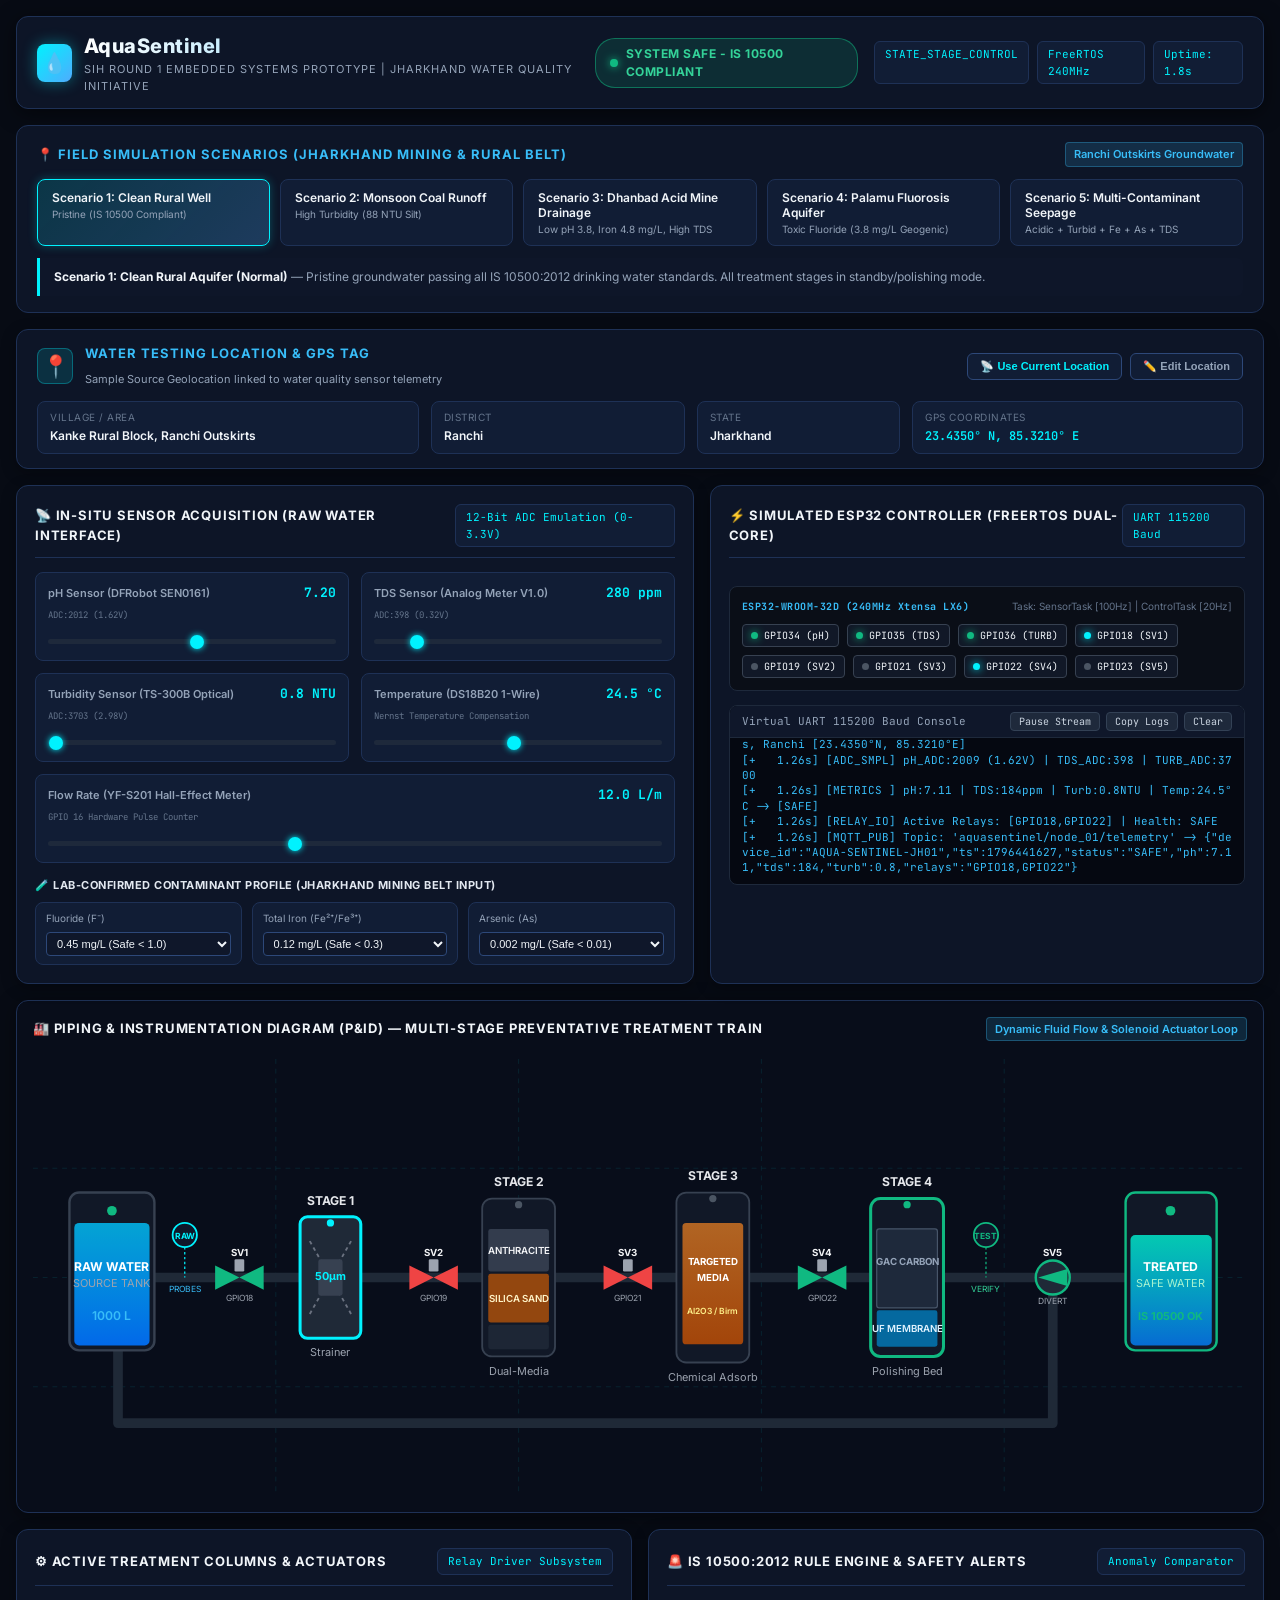
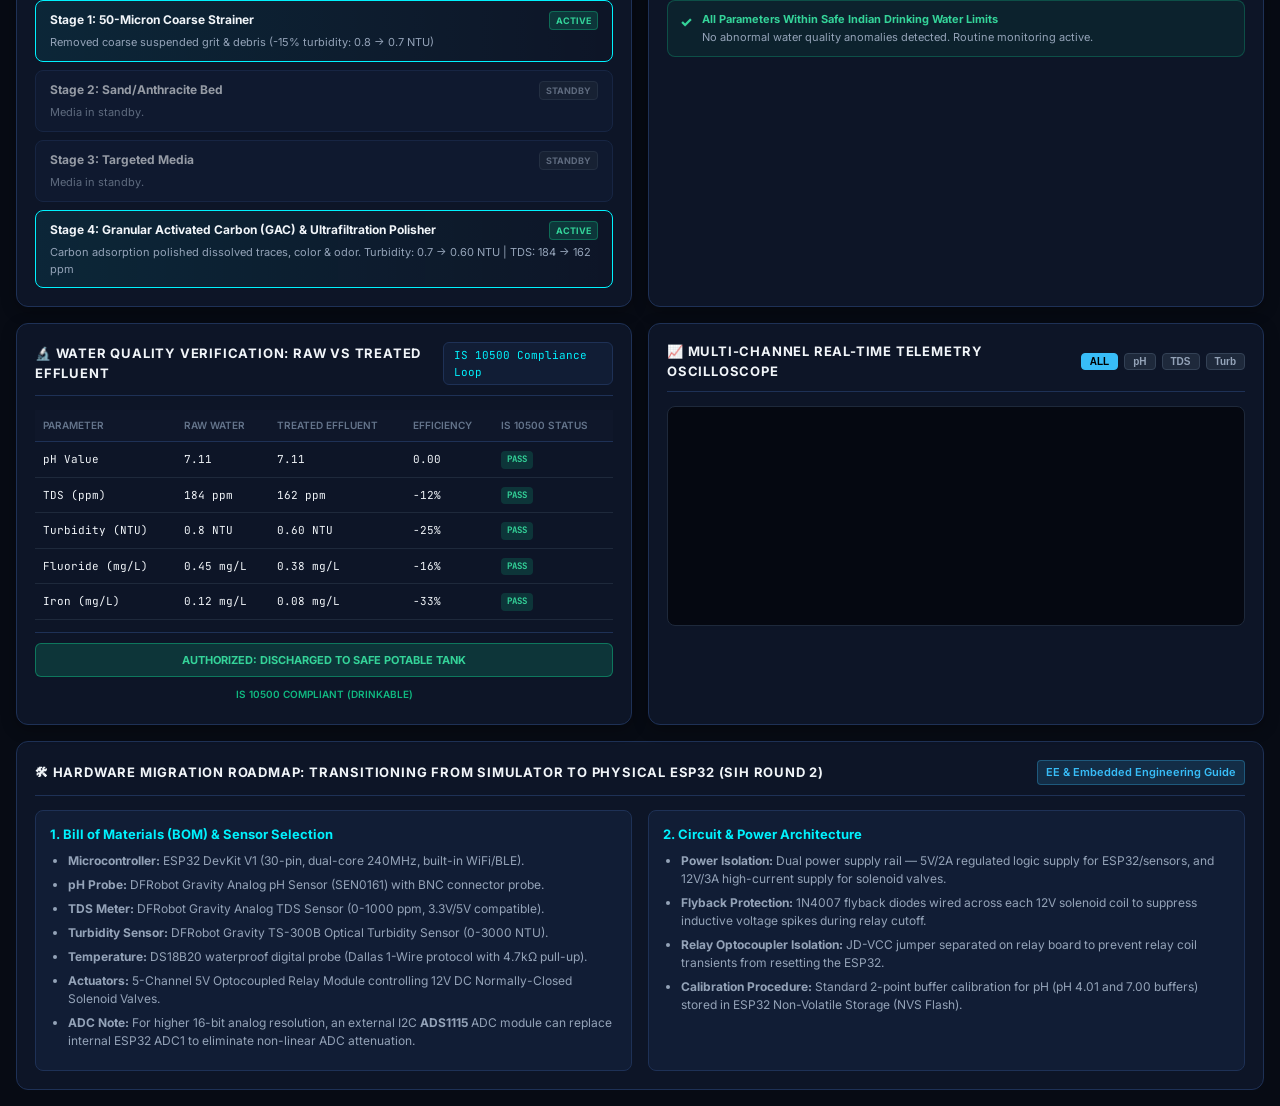
<file: index.html>
<!DOCTYPE html>
<html lang="en">
<head>
  <meta charset="UTF-8">
  <meta name="viewport" content="width=device-width, initial-scale=1.0">
  <title>AquaSentinel — Embedded Water Quality & Filtration Simulator (SIH)</title>
  <link rel="stylesheet" href="css/styles.css">
  <link rel="preconnect" href="https://fonts.googleapis.com">
  <link rel="preconnect" href="https://fonts.gstatic.com" crossorigin>
  <link href="https://fonts.googleapis.com/css2?family=Inter:wght@400;500;600;700;800&family=JetBrains+Mono:wght@400;500;700&display=swap" rel="stylesheet">
</head>
<body>

  <!-- TOP BAR & SCADA CONTROLLER STATUS -->
  <header class="top-nav">
    <div class="brand-section">
      <div class="brand-icon">💧</div>
      <div>
        <h1 class="brand-title">AquaSentinel</h1>
        <p class="brand-subtitle">SIH Round 1 Embedded Systems Prototype | Jharkhand Water Quality Initiative</p>
      </div>
    </div>

    <div class="system-status-container">
      <div id="masterStatusBadge" class="status-badge badge-safe">
        <span class="indicator-dot dot-green"></span> SYSTEM SAFE - IS 10500 COMPLIANT
      </div>
      <div class="mcu-meta-pills">
        <span class="meta-pill" id="fsmStateBadge">STATE_ACQUISITION</span>
        <span class="meta-pill" id="coreFreqTxt">FreeRTOS 240MHz</span>
        <span class="meta-pill">Uptime: <span id="mcuUptimeTxt">0.0s</span></span>
      </div>
    </div>
  </header>

  <!-- JHARKHAND REGIONAL CONTAMINATION PRESETS -->
  <section class="scenario-panel">
    <div class="scenario-header-row">
      <h2 class="panel-title">
        <span>📍 Field Simulation Scenarios (Jharkhand Mining & Rural Belt)</span>
      </h2>
      <span class="region-tag" id="scenarioRegion">Ranchi Outskirts Groundwater</span>
    </div>

    <div class="scenario-btn-grid">
      <button class="scenario-btn active" data-scenario="SCENARIO_NORMAL">
        <span>Scenario 1: Clean Rural Well</span>
        <span class="scenario-sub">Pristine (IS 10500 Compliant)</span>
      </button>

      <button class="scenario-btn" data-scenario="SCENARIO_TURBID_RUNOFF">
        <span>Scenario 2: Monsoon Coal Runoff</span>
        <span class="scenario-sub">High Turbidity (88 NTU Silt)</span>
      </button>

      <button class="scenario-btn" data-scenario="SCENARIO_ACID_MINE_DRAINAGE">
        <span>Scenario 3: Dhanbad Acid Mine Drainage</span>
        <span class="scenario-sub">Low pH 3.8, Iron 4.8 mg/L, High TDS</span>
      </button>

      <button class="scenario-btn" data-scenario="SCENARIO_FLUORIDE_BELT">
        <span>Scenario 4: Palamu Fluorosis Aquifer</span>
        <span class="scenario-sub">Toxic Fluoride (3.8 mg/L Geogenic)</span>
      </button>

      <button class="scenario-btn" data-scenario="SCENARIO_CRITICAL_MULTI">
        <span>Scenario 5: Multi-Contaminant Seepage</span>
        <span class="scenario-sub">Acidic + Turbid + Fe + As + TDS</span>
      </button>
    </div>

    <div class="scenario-info-banner">
      <strong id="scenarioTitle">Scenario 1: Clean Rural Aquifer (Normal)</strong> — 
      <span id="scenarioDesc">Pristine groundwater passing all IS 10500:2012 drinking water standards. All treatment stages in standby/polishing mode.</span>
    </div>
  </section>

  <!-- WATER TESTING LOCATION / GPS CARD -->
  <section class="location-panel">
    <div class="location-header-row">
      <div class="location-title-group">
        <span class="location-pin-badge">📍</span>
        <div>
          <h2 class="panel-title" style="margin-bottom: 2px;">
            <span>Water Testing Location & GPS Tag</span>
          </h2>
          <span class="location-subtitle">Sample Source Geolocation linked to water quality sensor telemetry</span>
        </div>
      </div>
      <div class="location-actions">
        <button id="btnUseDeviceGps" class="btn-location" title="Detect GPS coordinates using device location">
          <span>📡 Use Current Location</span>
        </button>
        <button id="btnEditLocation" class="btn-location btn-location-sec" title="Edit location details manually">
          <span>✏️ Edit Location</span>
        </button>
      </div>
    </div>

    <!-- Display Mode -->
    <div class="location-grid" id="locationDisplayGrid">
      <div class="loc-card-item">
        <span class="loc-label">Village / Area</span>
        <span class="loc-val" id="locVillageTxt">Kanke Rural Block, Ranchi Outskirts</span>
      </div>

      <div class="loc-card-item">
        <span class="loc-label">District</span>
        <span class="loc-val" id="locDistrictTxt">Ranchi</span>
      </div>

      <div class="loc-card-item">
        <span class="loc-label">State</span>
        <span class="loc-val" id="locStateTxt">Jharkhand</span>
      </div>

      <div class="loc-card-item">
        <span class="loc-label">GPS Coordinates</span>
        <span class="loc-val loc-coords" id="locGpsTxt">23.4350° N, 85.3210° E</span>
      </div>
    </div>

    <!-- Edit Mode (Inline and simple, hidden by default) -->
    <div class="location-edit-grid" id="locationEditGrid" style="display: none;">
      <div class="loc-input-group">
        <label>Village / Area</label>
        <input type="text" id="inputLocVillage" class="loc-input" value="Kanke Rural Block, Ranchi Outskirts">
      </div>
      <div class="loc-input-group">
        <label>District</label>
        <input type="text" id="inputLocDistrict" class="loc-input" value="Ranchi">
      </div>
      <div class="loc-input-group">
        <label>Latitude (° N)</label>
        <input type="number" step="0.0001" id="inputLocLat" class="loc-input" value="23.4350">
      </div>
      <div class="loc-input-group">
        <label>Longitude (° E)</label>
        <input type="number" step="0.0001" id="inputLocLong" class="loc-input" value="85.3210">
      </div>
      <div class="loc-edit-actions">
        <button id="btnSaveLocation" class="btn-location btn-save">✓ Save</button>
        <button id="btnCancelLocation" class="btn-location btn-cancel">Cancel</button>
      </div>
    </div>
  </section>

  <!-- 2-COLUMN ROW: SENSOR ACQUISITION & VIRTUAL ESP32 MCU -->
  <div class="main-grid-2col">
    
    <!-- LEFT: SENSOR ACQUISITION & LAB CONTAMINANT PANEL -->
    <section class="card">
      <div class="card-header">
        <h3 class="card-title">
          <span>📡 In-Situ Sensor Acquisition (Raw Water Interface)</span>
        </h3>
        <span class="meta-pill">12-Bit ADC Emulation (0-3.3V)</span>
      </div>

      <div class="sensor-sliders-grid">
        <!-- pH Sensor -->
        <div class="sensor-item">
          <div class="sensor-header">
            <span class="sensor-name">pH Sensor (DFRobot SEN0161)</span>
            <span class="sensor-val" id="valPh">7.20</span>
          </div>
          <div class="sensor-adc-tag" id="adcPhTxt">ADC: 2048 (1.65V)</div>
          <input type="range" id="sliderPh" min="2.0" max="12.0" step="0.1" value="7.2">
        </div>

        <!-- TDS Sensor -->
        <div class="sensor-item">
          <div class="sensor-header">
            <span class="sensor-name">TDS Sensor (Analog Meter V1.0)</span>
            <span class="sensor-val" id="valTds">280 ppm</span>
          </div>
          <div class="sensor-adc-tag" id="adcTdsTxt">ADC: 395 (0.32V)</div>
          <input type="range" id="sliderTds" min="20" max="2000" step="10" value="280">
        </div>

        <!-- Turbidity Sensor -->
        <div class="sensor-item">
          <div class="sensor-header">
            <span class="sensor-name">Turbidity Sensor (TS-300B Optical)</span>
            <span class="sensor-val" id="valTurb">0.8 NTU</span>
          </div>
          <div class="sensor-adc-tag" id="adcTurbTxt">ADC: 3698 (2.98V)</div>
          <input type="range" id="sliderTurb" min="0.1" max="120" step="0.5" value="0.8">
        </div>

        <!-- Water Temperature -->
        <div class="sensor-item">
          <div class="sensor-header">
            <span class="sensor-name">Temperature (DS18B20 1-Wire)</span>
            <span class="sensor-val" id="valTemp">24.5 °C</span>
          </div>
          <div class="sensor-adc-tag">Nernst Temperature Compensation</div>
          <input type="range" id="sliderTemp" min="5" max="45" step="0.5" value="24.5">
        </div>

        <!-- Flow Rate -->
        <div class="sensor-item" style="grid-column: span 2;">
          <div class="sensor-header">
            <span class="sensor-name">Flow Rate (YF-S201 Hall-Effect Meter)</span>
            <span class="sensor-val" id="valFlow">12.0 L/m</span>
          </div>
          <div class="sensor-adc-tag">GPIO 16 Hardware Pulse Counter</div>
          <input type="range" id="sliderFlow" min="0" max="30" step="0.5" value="12.0">
        </div>
      </div>

      <!-- Lab-Confirmed Trace Contaminants (Dual-Tier Architecture) -->
      <h4 class="lab-section-title">🧪 Lab-Confirmed Contaminant Profile (Jharkhand Mining Belt Input)</h4>
      <div class="lab-grid">
        <div class="lab-item">
          <label>Fluoride (F⁻)</label>
          <select class="lab-select" id="labFluorideSelect">
            <option value="0.45">0.45 mg/L (Safe < 1.0)</option>
            <option value="1.20">1.20 mg/L (Borderline)</option>
            <option value="2.80">2.80 mg/L (Toxic High)</option>
            <option value="3.80" selected>3.80 mg/L (Palamu Belt)</option>
          </select>
        </div>

        <div class="lab-item">
          <label>Total Iron (Fe²⁺/Fe³⁺)</label>
          <select class="lab-select" id="labIronSelect">
            <option value="0.12" selected>0.12 mg/L (Safe < 0.3)</option>
            <option value="0.65">0.65 mg/L (Elevated)</option>
            <option value="2.80">2.80 mg/L (Mine Seepage)</option>
            <option value="4.80">4.80 mg/L (Dhanbad AMD)</option>
          </select>
        </div>

        <div class="lab-item">
          <label>Arsenic (As)</label>
          <select class="lab-select" id="labArsenicSelect">
            <option value="0.002" selected>0.002 mg/L (Safe < 0.01)</option>
            <option value="0.025">0.025 mg/L (Warning > 0.01)</option>
            <option value="0.045">0.045 mg/L (Critical High)</option>
            <option value="0.080">0.080 mg/L (Lethal Divert)</option>
          </select>
        </div>
      </div>
    </section>

    <!-- RIGHT: VIRTUAL ESP32 EMBEDDED CONTROLLER & SERIAL MONITOR -->
    <section class="card mcu-panel">
      <div class="card-header">
        <h3 class="card-title">
          <span>⚡ Simulated ESP32 Controller (FreeRTOS Dual-Core)</span>
        </h3>
        <span class="meta-pill">UART 115200 Baud</span>
      </div>

      <!-- Virtual ESP32 Hardware Status -->
      <div class="esp32-visual-board">
        <div class="esp32-header">
          <span class="esp32-chip-badge">ESP32-WROOM-32D (240MHz Xtensa LX6)</span>
          <span class="esp32-core-spec">Task: SensorTask [100Hz] | ControlTask [20Hz]</span>
        </div>

        <div class="gpio-pinout-row">
          <!-- ADC Inputs -->
          <div class="gpio-pin" title="ADC1_CH6: pH Sensor Probe">
            <span class="pin-led led-on" id="gpio34Led"></span>
            <span>GPIO34 (pH)</span>
          </div>
          <div class="gpio-pin" title="ADC1_CH7: TDS Sensor Probe">
            <span class="pin-led led-on" id="gpio35Led"></span>
            <span>GPIO35 (TDS)</span>
          </div>
          <div class="gpio-pin" title="ADC1_CH0: Turbidity Optical Sensor">
            <span class="pin-led led-on" id="gpio36Led"></span>
            <span>GPIO36 (TURB)</span>
          </div>

          <!-- Relay Actuators -->
          <div class="gpio-pin" title="Relay 1: Solenoid SV1 (Inlet / Strainer)">
            <span class="pin-led led-relay led-on" id="gpio18Led"></span>
            <span>GPIO18 (SV1)</span>
          </div>
          <div class="gpio-pin" title="Relay 2: Solenoid SV2 (Sand / Anthracite)">
            <span class="pin-led led-relay" id="gpio19Led"></span>
            <span>GPIO19 (SV2)</span>
          </div>
          <div class="gpio-pin" title="Relay 3: Solenoid SV3 (Targeted Media: Al2O3/Birm/Calcite)">
            <span class="pin-led led-relay" id="gpio21Led"></span>
            <span>GPIO21 (SV3)</span>
          </div>
          <div class="gpio-pin" title="Relay 4: Solenoid SV4 (GAC Carbon Polisher)">
            <span class="pin-led led-relay led-on" id="gpio22Led"></span>
            <span>GPIO22 (SV4)</span>
          </div>
          <div class="gpio-pin" title="Relay 5: Solenoid SV5 (Recirculation / Diverter)">
            <span class="pin-led led-relay" id="gpio23Led"></span>
            <span>GPIO23 (SV5)</span>
          </div>
        </div>
      </div>

      <!-- Virtual UART Serial Terminal -->
      <div class="serial-console-card">
        <div class="serial-console-toolbar">
          <span class="serial-title">Virtual UART 115200 Baud Console</span>
          <div class="serial-actions">
            <button class="btn-console" id="btnPauseSerial">Pause Stream</button>
            <button class="btn-console" id="btnCopySerial">Copy Logs</button>
            <button class="btn-console" id="btnClearSerial">Clear</button>
          </div>
        </div>
        <div class="serial-output" id="serialOutput"></div>
      </div>
    </section>

  </div>

  <!-- P&ID DYNAMIC ANIMATED PIPING & INSTRUMENTATION SCHEMATIC -->
  <section class="pid-container-wrapper">
    <div class="card-header" style="border: none; margin-bottom: 8px;">
      <h3 class="card-title">
        <span>🏭 Piping & Instrumentation Diagram (P&ID) — Multi-Stage Preventative Treatment Train</span>
      </h3>
      <span class="region-tag">Dynamic Fluid Flow & Solenoid Actuator Loop</span>
    </div>
    <div id="pidContainer"></div>
  </section>

  <!-- 2-COLUMN ROW: TREATMENT STAGE STATUS & REAL-TIME ALERTS -->
  <div class="treatment-row-grid">
    
    <!-- Active Treatment Stages -->
    <section class="card">
      <div class="card-header">
        <h3 class="card-title">
          <span>⚙ Active Treatment Columns & Actuators</span>
        </h3>
        <span class="meta-pill">Relay Driver Subsystem</span>
      </div>
      <div class="stages-list" id="treatmentStagesList"></div>
    </section>

    <!-- Real-Time Alerts & IS 10500 Rule Engine -->
    <section class="card">
      <div class="card-header">
        <h3 class="card-title">
          <span>🚨 IS 10500:2012 Rule Engine & Safety Alerts</span>
        </h3>
        <span class="meta-pill">Anomaly Comparator</span>
      </div>
      <div class="active-alerts-box" id="activeAlertsContainer"></div>
    </section>

  </div>

  <!-- 2-COLUMN ROW: BEFORE VS AFTER TREATMENT TABLE & LIVE OSCILLOSCOPE STRIP CHART -->
  <div class="bottom-grid-2col">

    <!-- Before vs After Verification Table -->
    <section class="card">
      <div class="card-header">
        <h3 class="card-title">
          <span>🔬 Water Quality Verification: Raw vs Treated Effluent</span>
        </h3>
        <span class="meta-pill">IS 10500 Compliance Loop</span>
      </div>

      <table class="comp-table">
        <thead>
          <tr>
            <th>Parameter</th>
            <th>Raw Water</th>
            <th>Treated Effluent</th>
            <th>Efficiency</th>
            <th>IS 10500 Status</th>
          </tr>
        </thead>
        <tbody>
          <tr>
            <td>pH Value</td>
            <td id="rawPhComp">7.20</td>
            <td id="treatedPhComp">7.25</td>
            <td id="phEffComp">Buffered</td>
            <td><span class="status-tag tag-pass" id="phStatusComp">PASS</span></td>
          </tr>
          <tr>
            <td>TDS (ppm)</td>
            <td id="rawTdsComp">280 ppm</td>
            <td id="treatedTdsComp">246 ppm</td>
            <td id="tdsEffComp">-12%</td>
            <td><span class="status-tag tag-pass" id="tdsStatusComp">PASS</span></td>
          </tr>
          <tr>
            <td>Turbidity (NTU)</td>
            <td id="rawTurbComp">0.8 NTU</td>
            <td id="treatedTurbComp">0.4 NTU</td>
            <td id="turbEffComp">-50%</td>
            <td><span class="status-tag tag-pass" id="turbStatusComp">PASS</span></td>
          </tr>
          <tr>
            <td>Fluoride (mg/L)</td>
            <td id="rawFluorideComp">0.45 mg/L</td>
            <td id="treatedFluorideComp">0.38 mg/L</td>
            <td id="fluorideEffComp">-15%</td>
            <td><span class="status-tag tag-pass" id="fluorideStatusComp">PASS</span></td>
          </tr>
          <tr>
            <td>Iron (mg/L)</td>
            <td id="rawIronComp">0.12 mg/L</td>
            <td id="treatedIronComp">0.08 mg/L</td>
            <td id="ironEffComp">-33%</td>
            <td><span class="status-tag tag-pass" id="ironStatusComp">PASS</span></td>
          </tr>
        </tbody>
      </table>

      <div class="destination-bar">
        <div id="diverterStatusBadge" class="dest-badge dest-safe">
          AUTHORIZED: DISCHARGED TO SAFE STORAGE TANK
        </div>
        <div id="complianceRatingBadge" class="rating-badge rate-pass">
          IS 10500 COMPLIANT (DRINKABLE)
        </div>
      </div>
    </section>

    <!-- Canvas Strip-Chart Oscilloscope -->
    <section class="card">
      <div class="card-header">
        <h3 class="card-title">
          <span>📈 Multi-Channel Real-Time Telemetry Oscilloscope</span>
        </h3>
        <div class="chart-controls">
          <button class="chart-filter-btn active" data-channel="ALL">ALL</button>
          <button class="chart-filter-btn" data-channel="PH">pH</button>
          <button class="chart-filter-btn" data-channel="TDS">TDS</button>
          <button class="chart-filter-btn" data-channel="TURB">Turb</button>
        </div>
      </div>
      <div class="canvas-chart-wrapper">
        <canvas id="telemetryCanvas"></canvas>
      </div>
    </section>

  </div>

  <!-- EMBEDDED HARDWARE MIGRATION GUIDE & BOM (FOR SIH ROUND 2 PRESENTATION) -->
  <section class="hardware-guide-card">
    <div class="card-header">
      <h3 class="card-title">
        <span>🛠 Hardware Migration Roadmap: Transitioning from Simulator to Physical ESP32 (SIH Round 2)</span>
      </h3>
      <span class="region-tag">EE & Embedded Engineering Guide</span>
    </div>

    <div class="guide-grid">
      <div class="guide-block">
        <h4>1. Bill of Materials (BOM) & Sensor Selection</h4>
        <ul>
          <li><strong>Microcontroller:</strong> ESP32 DevKit V1 (30-pin, dual-core 240MHz, built-in WiFi/BLE).</li>
          <li><strong>pH Probe:</strong> DFRobot Gravity Analog pH Sensor (SEN0161) with BNC connector probe.</li>
          <li><strong>TDS Meter:</strong> DFRobot Gravity Analog TDS Sensor (0-1000 ppm, 3.3V/5V compatible).</li>
          <li><strong>Turbidity Sensor:</strong> DFRobot Gravity TS-300B Optical Turbidity Sensor (0-3000 NTU).</li>
          <li><strong>Temperature:</strong> DS18B20 waterproof digital probe (Dallas 1-Wire protocol with 4.7kΩ pull-up).</li>
          <li><strong>Actuators:</strong> 5-Channel 5V Optocoupled Relay Module controlling 12V DC Normally-Closed Solenoid Valves.</li>
          <li><strong>ADC Note:</strong> For higher 16-bit analog resolution, an external I2C <strong>ADS1115</strong> ADC module can replace internal ESP32 ADC1 to eliminate non-linear ADC attenuation.</li>
        </ul>
      </div>

      <div class="guide-block">
        <h4>2. Circuit & Power Architecture</h4>
        <ul>
          <li><strong>Power Isolation:</strong> Dual power supply rail — 5V/2A regulated logic supply for ESP32/sensors, and 12V/3A high-current supply for solenoid valves.</li>
          <li><strong>Flyback Protection:</strong> 1N4007 flyback diodes wired across each 12V solenoid coil to suppress inductive voltage spikes during relay cutoff.</li>
          <li><strong>Relay Optocoupler Isolation:</strong> JD-VCC jumper separated on relay board to prevent relay coil transients from resetting the ESP32.</li>
          <li><strong>Calibration Procedure:</strong> Standard 2-point buffer calibration for pH (pH 4.01 and 7.00 buffers) stored in ESP32 Non-Volatile Storage (NVS Flash).</li>
        </ul>
      </div>
    </div>
  </section>

  <!-- SCRIPTS -->
  <script src="js/firmware_mcu.js"></script>
  <script src="js/water_physics.js"></script>
  <script src="js/pid_renderer.js"></script>
  <script src="js/telemetry_charts.js"></script>
  <script src="js/app.js"></script>
</body>
</html>
</file>
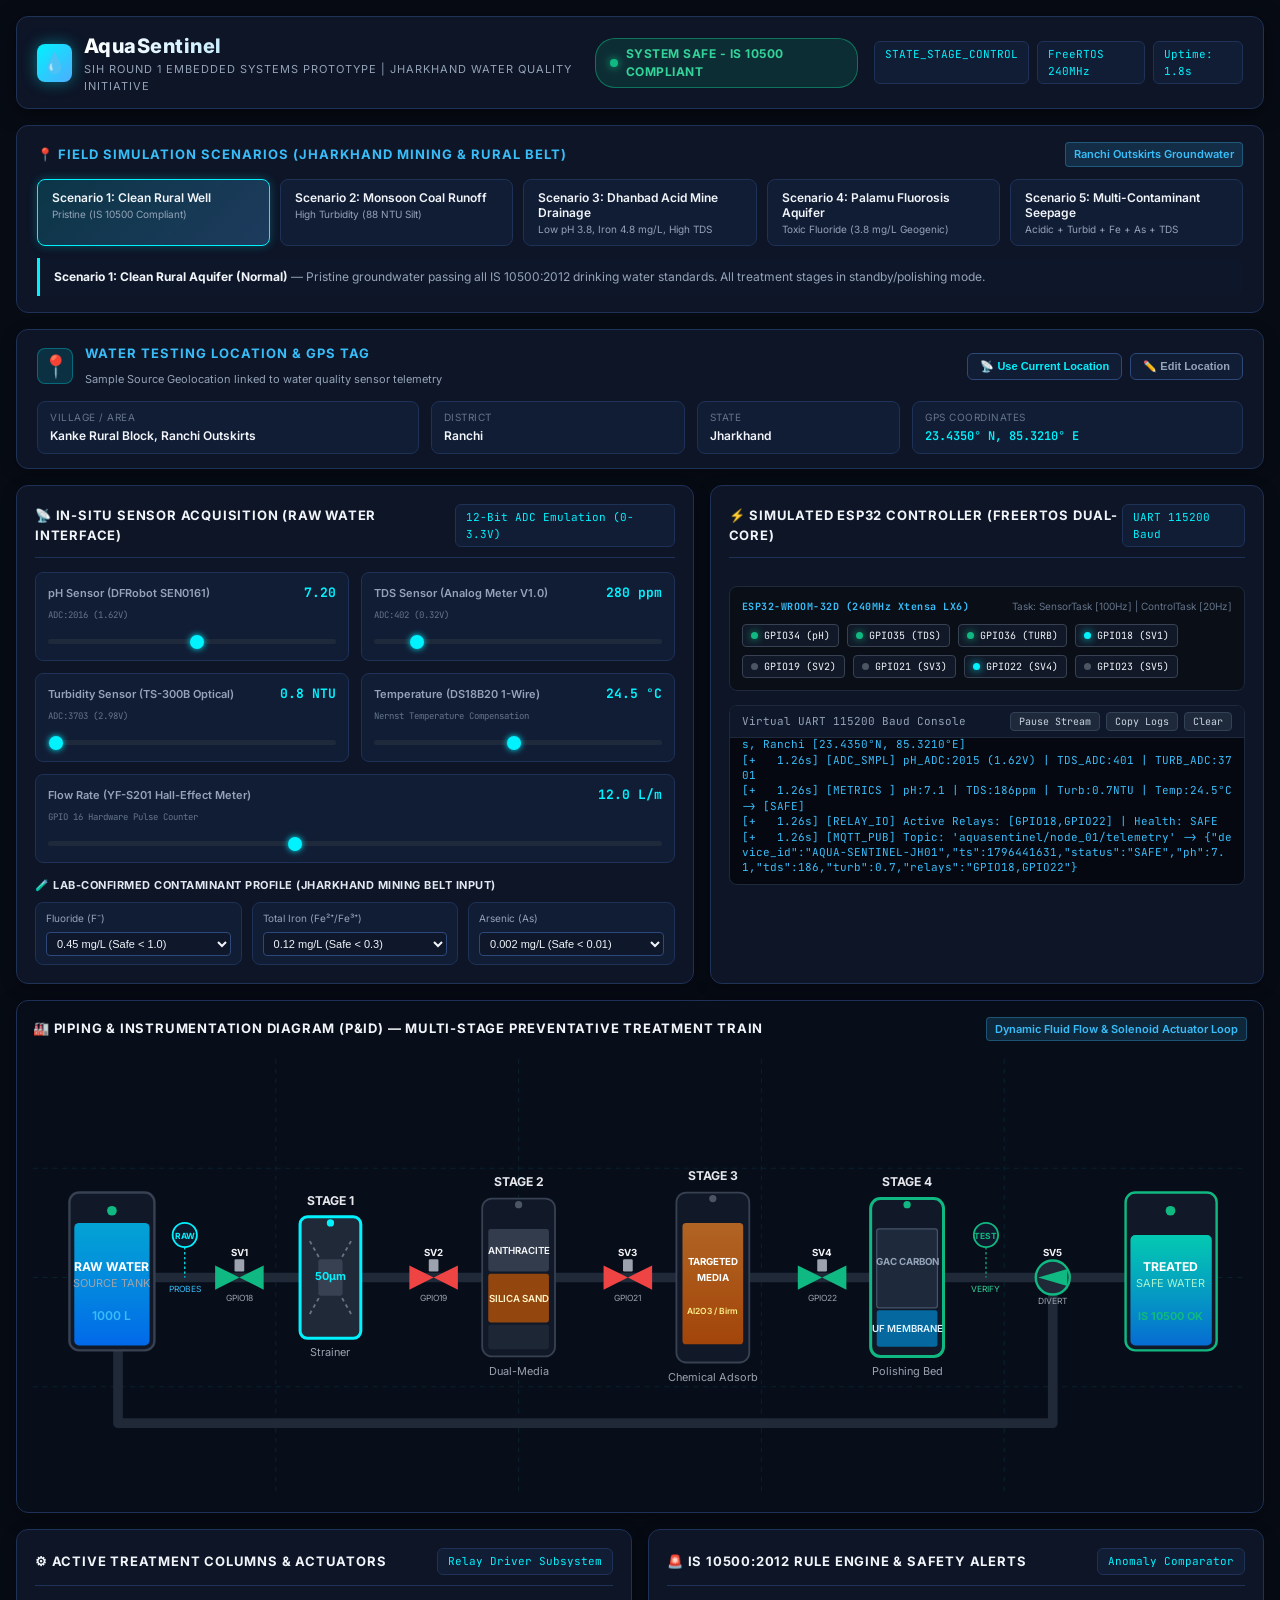
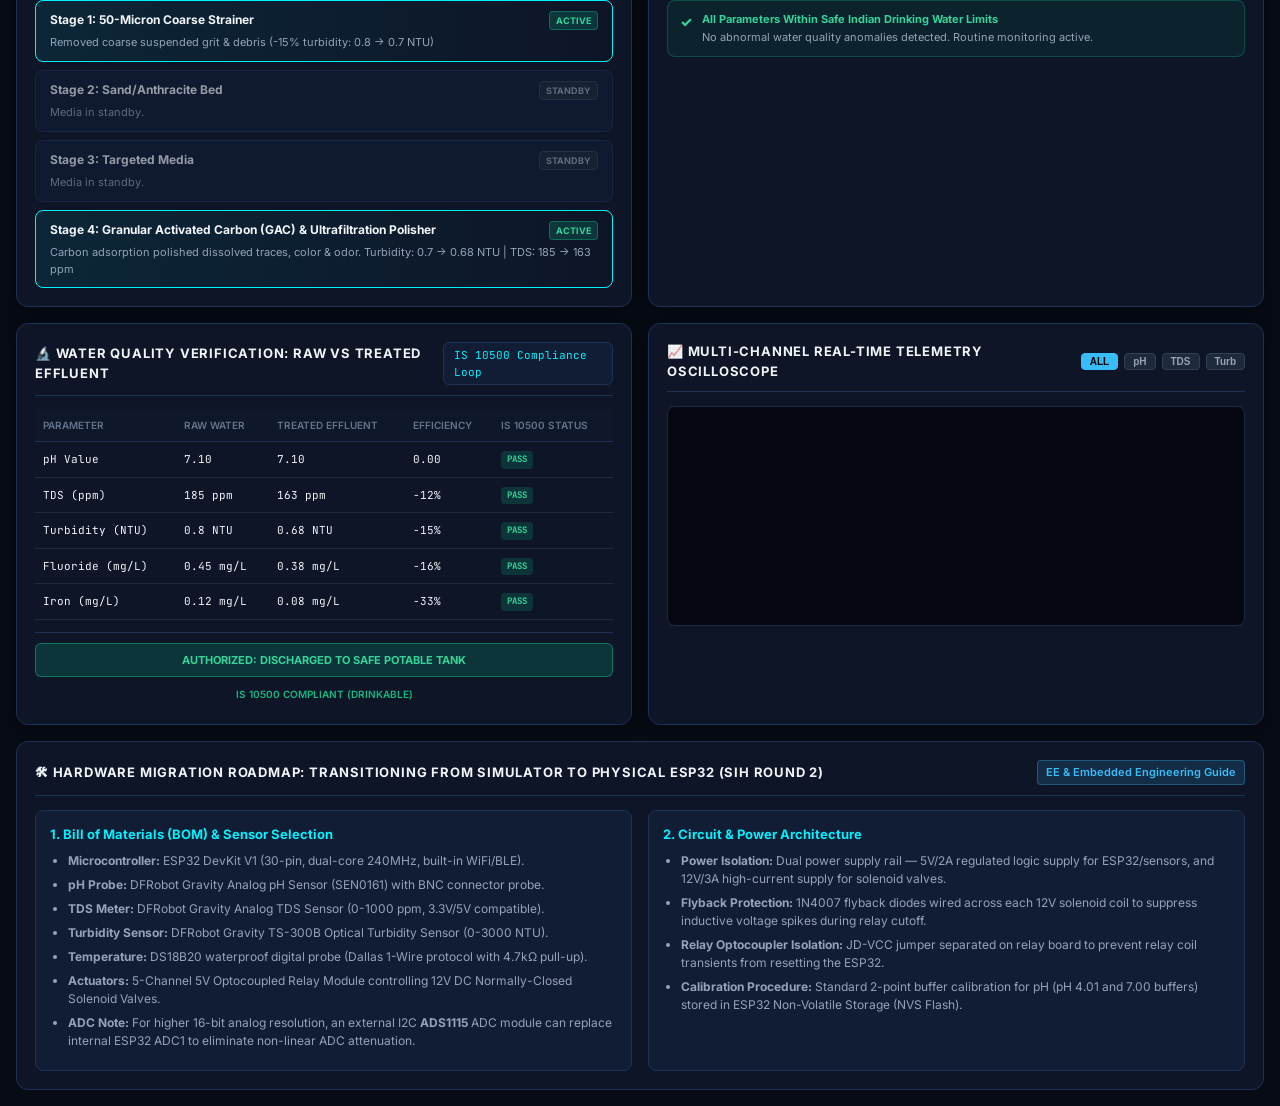
<file: AquaSentinel_Standalone.html>
<!DOCTYPE html>
<html lang="en">
<head>
  <meta charset="UTF-8">
  <meta name="viewport" content="width=device-width, initial-scale=1.0">
  <title>AquaSentinel — Embedded Water Quality & Filtration Simulator (SIH)</title>
  <style>
/* ==========================================================================
   AquaSentinel - Industrial SCADA & Embedded Engineering Theme
   High-Contrast Dark Mode with Cyber-Industrial Accents
   ========================================================================== */

:root {
  --bg-primary: #070b14;
  --bg-secondary: #0d1527;
  --bg-card: #111d35;
  --bg-card-hover: #162544;
  --border-dim: #1e3156;
  --border-bright: #2d4879;
  
  --text-primary: #f1f5f9;
  --text-secondary: #94a3b8;
  --text-muted: #64748b;

  --accent-cyan: #00f2fe;
  --accent-blue: #38bdf8;
  --accent-green: #10b981;
  --accent-amber: #f59e0b;
  --accent-red: #ef4444;
  --accent-purple: #a855f7;

  --glow-cyan: 0 0 15px rgba(0, 242, 254, 0.4);
  --glow-green: 0 0 15px rgba(16, 185, 129, 0.4);
  --glow-red: 0 0 18px rgba(239, 68, 68, 0.5);

  --font-sans: 'Inter', -apple-system, BlinkMacSystemFont, 'Segoe UI', Roboto, sans-serif;
  --font-mono: 'JetBrains Mono', 'Fira Code', 'Courier New', monospace;
}

* {
  box-sizing: border-box;
  margin: 0;
  padding: 0;
}

body {
  background-color: var(--bg-primary);
  color: var(--text-primary);
  font-family: var(--font-sans);
  line-height: 1.5;
  -webkit-font-smoothing: antialiased;
  padding: 16px;
  min-height: 100vh;
}

/* ==========================================================================
   TOP BAR & BRANDING
   ========================================================================== */
.top-nav {
  display: flex;
  justify-content: space-between;
  align-items: center;
  background: var(--bg-secondary);
  border: 1px solid var(--border-dim);
  border-radius: 12px;
  padding: 14px 20px;
  margin-bottom: 16px;
  box-shadow: 0 4px 20px rgba(0, 0, 0, 0.5);
}

.brand-section {
  display: flex;
  align-items: center;
  gap: 12px;
}

.brand-icon {
  width: 38px;
  height: 38px;
  background: linear-gradient(135deg, #00f2fe, #4facfe);
  border-radius: 8px;
  display: flex;
  align-items: center;
  justify-content: center;
  font-size: 20px;
  box-shadow: var(--glow-cyan);
}

.brand-title {
  font-size: 20px;
  font-weight: 800;
  letter-spacing: 0.5px;
  background: linear-gradient(90deg, #ffffff, #38bdf8);
  -webkit-background-clip: text;
  -webkit-text-fill-color: transparent;
}

.brand-subtitle {
  font-size: 11px;
  color: var(--text-secondary);
  text-transform: uppercase;
  letter-spacing: 1px;
}

.system-status-container {
  display: flex;
  align-items: center;
  gap: 16px;
}

.status-badge {
  display: inline-flex;
  align-items: center;
  gap: 8px;
  padding: 6px 14px;
  border-radius: 20px;
  font-size: 12px;
  font-weight: 700;
  letter-spacing: 0.5px;
  transition: all 0.3s ease;
}

.badge-safe {
  background: rgba(16, 185, 129, 0.15);
  border: 1px solid rgba(16, 185, 129, 0.5);
  color: #34d399;
}

.badge-warning {
  background: rgba(245, 158, 11, 0.15);
  border: 1px solid rgba(245, 158, 11, 0.5);
  color: #fbbf24;
}

.badge-critical {
  background: rgba(239, 68, 68, 0.2);
  border: 1px solid rgba(239, 68, 68, 0.7);
  color: #f87171;
  animation: pulseCrit 1.5s infinite;
}

@keyframes pulseCrit {
  0%, 100% { box-shadow: 0 0 5px rgba(239, 68, 68, 0.3); }
  50% { box-shadow: 0 0 18px rgba(239, 68, 68, 0.7); }
}

.indicator-dot {
  width: 8px;
  height: 8px;
  border-radius: 50%;
}
.dot-green { background: #10b981; box-shadow: 0 0 8px #10b981; }
.dot-amber { background: #f59e0b; box-shadow: 0 0 8px #f59e0b; }
.dot-red { background: #ef4444; box-shadow: 0 0 8px #ef4444; }

.mcu-meta-pills {
  display: flex;
  gap: 8px;
}

.meta-pill {
  background: var(--bg-card);
  border: 1px solid var(--border-dim);
  padding: 4px 10px;
  border-radius: 6px;
  font-size: 11px;
  font-family: var(--font-mono);
  color: var(--accent-cyan);
}

/* ==========================================================================
   SCENARIO SELECTOR BAR
   ========================================================================== */
.scenario-panel {
  background: var(--bg-secondary);
  border: 1px solid var(--border-dim);
  border-radius: 12px;
  padding: 16px 20px;
  margin-bottom: 16px;
}

.scenario-header-row {
  display: flex;
  justify-content: space-between;
  align-items: center;
  margin-bottom: 12px;
}

.panel-title {
  font-size: 13px;
  font-weight: 700;
  text-transform: uppercase;
  letter-spacing: 1px;
  color: var(--accent-blue);
  display: flex;
  align-items: center;
  gap: 8px;
}

.region-tag {
  font-size: 11px;
  background: rgba(56, 189, 248, 0.15);
  border: 1px solid rgba(56, 189, 248, 0.3);
  color: var(--accent-blue);
  padding: 3px 8px;
  border-radius: 4px;
  font-weight: 600;
}

.scenario-btn-grid {
  display: grid;
  grid-template-columns: repeat(auto-fit, minmax(210px, 1fr));
  gap: 10px;
  margin-bottom: 12px;
}

.scenario-btn {
  background: var(--bg-card);
  border: 1px solid var(--border-dim);
  color: var(--text-primary);
  padding: 10px 14px;
  border-radius: 8px;
  cursor: pointer;
  text-align: left;
  font-family: var(--font-sans);
  font-size: 12px;
  font-weight: 600;
  transition: all 0.2s ease;
  display: flex;
  flex-direction: column;
  gap: 3px;
}

.scenario-btn:hover {
  background: var(--bg-card-hover);
  border-color: var(--accent-cyan);
}

.scenario-btn.active {
  background: linear-gradient(135deg, rgba(0, 242, 254, 0.15), rgba(79, 172, 254, 0.25));
  border-color: var(--accent-cyan);
  box-shadow: 0 0 10px rgba(0, 242, 254, 0.25);
}

.scenario-sub {
  font-size: 10px;
  color: var(--text-secondary);
  font-weight: 400;
}

.scenario-info-banner {
  background: rgba(15, 23, 42, 0.7);
  border-left: 3px solid var(--accent-cyan);
  padding: 10px 14px;
  border-radius: 0 6px 6px 0;
  font-size: 12px;
  color: var(--text-secondary);
}

.scenario-info-banner strong {
  color: var(--text-primary);
}

/* ==========================================================================
   GRID LAYOUT: SENSORS & EMBEDDED MCU
   ========================================================================== */
.main-grid-2col {
  display: grid;
  grid-template-columns: 1.1fr 0.9fr;
  gap: 16px;
  margin-bottom: 16px;
}

@media (max-width: 1050px) {
  .main-grid-2col {
    grid-template-columns: 1fr;
  }
}

.card {
  background: var(--bg-secondary);
  border: 1px solid var(--border-dim);
  border-radius: 12px;
  padding: 18px;
  box-shadow: 0 4px 15px rgba(0, 0, 0, 0.3);
}

.card-header {
  display: flex;
  justify-content: space-between;
  align-items: center;
  margin-bottom: 14px;
  border-bottom: 1px solid var(--border-dim);
  padding-bottom: 10px;
}

.card-title {
  font-size: 13px;
  font-weight: 700;
  text-transform: uppercase;
  letter-spacing: 0.8px;
  color: var(--text-primary);
  display: flex;
  align-items: center;
  gap: 8px;
}

.sensor-sliders-grid {
  display: grid;
  grid-template-columns: 1fr 1fr;
  gap: 12px;
  margin-bottom: 14px;
}

@media (max-width: 600px) {
  .sensor-sliders-grid {
    grid-template-columns: 1fr;
  }
}

.sensor-item {
  background: var(--bg-card);
  border: 1px solid var(--border-dim);
  border-radius: 8px;
  padding: 10px 12px;
}

.sensor-header {
  display: flex;
  justify-content: space-between;
  align-items: center;
  margin-bottom: 6px;
}

.sensor-name {
  font-size: 11px;
  font-weight: 600;
  color: var(--text-secondary);
}

.sensor-val {
  font-family: var(--font-mono);
  font-size: 13px;
  font-weight: 700;
  color: var(--accent-cyan);
}

.sensor-adc-tag {
  font-family: var(--font-mono);
  font-size: 9px;
  color: var(--text-muted);
  margin-bottom: 4px;
}

input[type="range"] {
  width: 100%;
  height: 5px;
  border-radius: 4px;
  background: #1e293b;
  outline: none;
  -webkit-appearance: none;
  cursor: pointer;
}

input[type="range"]::-webkit-slider-thumb {
  -webkit-appearance: none;
  width: 14px;
  height: 14px;
  border-radius: 50%;
  background: var(--accent-cyan);
  box-shadow: 0 0 6px var(--accent-cyan);
  cursor: pointer;
}

/* Lab Contaminants Selection */
.lab-section-title {
  font-size: 11px;
  font-weight: 700;
  text-transform: uppercase;
  letter-spacing: 0.5px;
  color: #e2e8f0;
  margin: 10px 0 8px;
}

.lab-grid {
  display: grid;
  grid-template-columns: repeat(3, 1fr);
  gap: 10px;
}

.lab-item {
  background: var(--bg-card);
  border: 1px solid var(--border-dim);
  border-radius: 8px;
  padding: 8px 10px;
}

.lab-item label {
  display: block;
  font-size: 10px;
  color: var(--text-secondary);
  margin-bottom: 4px;
}

.lab-select {
  width: 100%;
  background: #0f172a;
  border: 1px solid var(--border-bright);
  color: var(--text-primary);
  font-size: 11px;
  padding: 4px 6px;
  border-radius: 4px;
  outline: none;
}

/* ==========================================================================
   VIRTUAL ESP32 MCU & SERIAL TERMINAL
   ========================================================================== */
.mcu-panel {
  display: flex;
  flex-direction: column;
  gap: 14px;
}

.esp32-visual-board {
  background: #0a0e17;
  border: 1px solid #1e293b;
  border-radius: 8px;
  padding: 12px;
  display: flex;
  flex-direction: column;
  gap: 10px;
}

.esp32-header {
  display: flex;
  justify-content: space-between;
  align-items: center;
}

.esp32-chip-badge {
  font-family: var(--font-mono);
  font-size: 10px;
  color: #38bdf8;
  font-weight: 700;
  letter-spacing: 0.5px;
}

.esp32-core-spec {
  font-size: 10px;
  color: var(--text-muted);
}

.gpio-pinout-row {
  display: flex;
  flex-wrap: wrap;
  gap: 8px;
}

.gpio-pin {
  background: #111827;
  border: 1px solid #374151;
  border-radius: 4px;
  padding: 3px 8px;
  display: flex;
  align-items: center;
  gap: 6px;
  font-family: var(--font-mono);
  font-size: 10px;
}

.pin-led {
  width: 7px;
  height: 7px;
  border-radius: 50%;
  background: #374151;
  transition: all 0.2s ease;
}

.pin-led.led-on {
  background: var(--accent-green);
  box-shadow: 0 0 8px var(--accent-green);
}

.pin-led.led-relay {
  background: #4b5563;
}

.pin-led.led-relay.led-on {
  background: var(--accent-cyan);
  box-shadow: 0 0 8px var(--accent-cyan);
}

/* Virtual Serial Console */
.serial-console-card {
  background: #050811;
  border: 1px solid #1e293b;
  border-radius: 8px;
  display: flex;
  flex-direction: column;
  height: 180px;
  overflow: hidden;
}

.serial-console-toolbar {
  display: flex;
  justify-content: space-between;
  align-items: center;
  background: #0f172a;
  padding: 6px 12px;
  border-bottom: 1px solid #1e293b;
}

.serial-title {
  font-family: var(--font-mono);
  font-size: 11px;
  color: #94a3b8;
}

.serial-actions {
  display: flex;
  gap: 6px;
}

.btn-console {
  background: #1e293b;
  border: 1px solid #334155;
  color: #cbd5e1;
  padding: 2px 8px;
  border-radius: 4px;
  font-size: 10px;
  font-family: var(--font-mono);
  cursor: pointer;
}

.btn-console:hover {
  background: #334155;
  color: #ffffff;
}

.btn-warn {
  border-color: var(--accent-amber);
  color: var(--accent-amber);
}

.serial-output {
  flex: 1;
  padding: 8px 12px;
  font-family: var(--font-mono);
  font-size: 11px;
  color: #38bdf8;
  white-space: pre-wrap;
  word-break: break-all;
  overflow-y: auto;
  line-height: 1.4;
}

/* ==========================================================================
   P&ID ANIMATED SCHEMATIC
   ========================================================================== */
.pid-container-wrapper {
  background: #080d1a;
  border: 1px solid var(--border-dim);
  border-radius: 12px;
  padding: 16px;
  margin-bottom: 16px;
  box-shadow: 0 4px 20px rgba(0,0,0,0.4);
}

.pid-svg {
  width: 100%;
  height: auto;
  display: block;
}

/* Flow animation keyframes */
@keyframes dashFlow {
  to {
    stroke-dashoffset: -40;
  }
}

.flow-pulse {
  stroke-dasharray: 8, 4;
  animation: dashFlow 1.2s linear infinite;
}

.flow-pulse-recirc {
  animation: dashFlow 0.8s linear infinite;
}

/* ==========================================================================
   TREATMENT STAGES & ALERTS ROW
   ========================================================================== */
.treatment-row-grid {
  display: grid;
  grid-template-columns: 1fr 1fr;
  gap: 16px;
  margin-bottom: 16px;
}

@media (max-width: 900px) {
  .treatment-row-grid {
    grid-template-columns: 1fr;
  }
}

.stages-list {
  display: flex;
  flex-direction: column;
  gap: 8px;
}

.stage-card {
  background: var(--bg-card);
  border: 1px solid var(--border-dim);
  border-radius: 8px;
  padding: 10px 14px;
  transition: all 0.2s ease;
}

.stage-card.stage-active {
  border-color: var(--accent-cyan);
  background: linear-gradient(90deg, rgba(0, 242, 254, 0.08), transparent);
}

.stage-card.stage-idle {
  opacity: 0.6;
}

.stage-header {
  display: flex;
  justify-content: space-between;
  align-items: center;
  margin-bottom: 4px;
}

.stage-name {
  font-size: 12px;
  font-weight: 700;
  color: var(--text-primary);
}

.stage-status-pill {
  font-size: 9px;
  font-weight: 700;
  padding: 2px 6px;
  border-radius: 4px;
  text-transform: uppercase;
}

.pill-active {
  background: rgba(16, 185, 129, 0.2);
  color: #34d399;
  border: 1px solid rgba(16, 185, 129, 0.4);
}

.pill-idle {
  background: #1e293b;
  color: #94a3b8;
  border: 1px solid #334155;
}

.stage-details {
  font-size: 11px;
  color: var(--text-secondary);
}

/* Alerts Box */
.active-alerts-box {
  display: flex;
  flex-direction: column;
  gap: 8px;
  max-height: 250px;
  overflow-y: auto;
}

.alarm-item {
  display: flex;
  align-items: flex-start;
  gap: 10px;
  padding: 10px 12px;
  border-radius: 8px;
  font-size: 11px;
}

.alarm-none {
  background: rgba(16, 185, 129, 0.08);
  border: 1px solid rgba(16, 185, 129, 0.3);
  color: #34d399;
}

.alarm-warn {
  background: rgba(245, 158, 11, 0.1);
  border: 1px solid rgba(245, 158, 11, 0.4);
  color: #fbbf24;
}

.alarm-crit {
  background: rgba(239, 68, 68, 0.15);
  border: 1px solid rgba(239, 68, 68, 0.6);
  color: #fca5a5;
}

.alarm-icon {
  font-size: 14px;
  font-weight: 800;
}

.alarm-title {
  font-weight: 700;
  margin-bottom: 2px;
}

.alarm-desc {
  color: var(--text-secondary);
}

/* ==========================================================================
   COMPARISON TABLE & TELEMETRY CHARTS
   ========================================================================== */
.bottom-grid-2col {
  display: grid;
  grid-template-columns: 1fr 1fr;
  gap: 16px;
  margin-bottom: 16px;
}

@media (max-width: 980px) {
  .bottom-grid-2col {
    grid-template-columns: 1fr;
  }
}

.comp-table {
  width: 100%;
  border-collapse: collapse;
  font-size: 11px;
  margin-bottom: 12px;
}

.comp-table th {
  background: #0f172a;
  color: var(--text-muted);
  text-transform: uppercase;
  font-weight: 600;
  font-size: 10px;
  padding: 8px;
  text-align: left;
  border-bottom: 1px solid var(--border-dim);
}

.comp-table td {
  padding: 8px;
  border-bottom: 1px solid #1e293b;
  font-family: var(--font-mono);
}

.comp-table tr:hover td {
  background: rgba(255, 255, 255, 0.02);
}

.status-tag {
  display: inline-block;
  padding: 2px 6px;
  border-radius: 4px;
  font-size: 9px;
  font-weight: 700;
}
.tag-pass { background: rgba(16, 185, 129, 0.2); color: #34d399; }
.tag-permissible { background: rgba(245, 158, 11, 0.2); color: #fbbf24; }
.tag-fail { background: rgba(239, 68, 68, 0.2); color: #f87171; }

.destination-bar {
  display: flex;
  flex-direction: column;
  gap: 6px;
  margin-top: 10px;
  padding-top: 10px;
  border-top: 1px solid var(--border-dim);
}

.dest-badge {
  padding: 8px 12px;
  border-radius: 6px;
  font-size: 11px;
  font-weight: 700;
  text-align: center;
}
.dest-safe {
  background: rgba(16, 185, 129, 0.2);
  color: #34d399;
  border: 1px solid rgba(16, 185, 129, 0.5);
}
.dest-recirc {
  background: rgba(239, 68, 68, 0.2);
  color: #f87171;
  border: 1px solid rgba(239, 68, 68, 0.5);
}

.rating-badge {
  font-size: 10px;
  text-align: center;
  font-weight: 600;
  padding: 4px;
  border-radius: 4px;
}
.rate-pass { color: var(--accent-green); }
.rate-fail { color: var(--accent-red); }

/* Canvas Strip Chart */
.chart-controls {
  display: flex;
  gap: 6px;
}

.chart-filter-btn {
  background: #1e293b;
  border: 1px solid #334155;
  color: #94a3b8;
  font-size: 10px;
  font-weight: 600;
  padding: 2px 8px;
  border-radius: 4px;
  cursor: pointer;
}

.chart-filter-btn.active {
  background: var(--accent-blue);
  color: #000000;
  border-color: var(--accent-blue);
}

.canvas-chart-wrapper {
  position: relative;
  width: 100%;
  height: 220px;
  background: #050811;
  border: 1px solid #1e293b;
  border-radius: 8px;
  overflow: hidden;
}

#telemetryCanvas {
  width: 100%;
  height: 100%;
  display: block;
}

/* ==========================================================================
   HARDWARE MIGRATION GUIDE & BOM ACCORDION / FOOTER
   ========================================================================== */
.hardware-guide-card {
  background: var(--bg-secondary);
  border: 1px solid var(--border-dim);
  border-radius: 12px;
  padding: 18px;
  margin-top: 16px;
}

.guide-grid {
  display: grid;
  grid-template-columns: 1fr 1fr;
  gap: 16px;
  margin-top: 12px;
}

@media (max-width: 800px) {
  .guide-grid {
    grid-template-columns: 1fr;
  }
}

.guide-block {
  background: var(--bg-card);
  border: 1px solid var(--border-dim);
  border-radius: 8px;
  padding: 14px;
  font-size: 12px;
}

.guide-block h4 {
  color: var(--accent-cyan);
  font-size: 13px;
  margin-bottom: 8px;
  display: flex;
  align-items: center;
  gap: 6px;
}

.guide-block ul {
  padding-left: 18px;
  color: var(--text-secondary);
}

.guide-block li {
  margin-bottom: 6px;
}

.code-snippet-box {
  background: #050811;
  border: 1px solid #1e293b;
  border-radius: 6px;
  padding: 10px;
  font-family: var(--font-mono);
  font-size: 10px;
  color: #38bdf8;
  margin-top: 8px;
  overflow-x: auto;
}

/* ==========================================================================
   WATER TESTING LOCATION / GPS CARD
   ========================================================================== */
.location-panel {
  background: var(--bg-secondary);
  border: 1px solid var(--border-dim);
  border-radius: 12px;
  padding: 14px 20px;
  margin-bottom: 16px;
  box-shadow: 0 4px 15px rgba(0, 0, 0, 0.3);
}

.location-header-row {
  display: flex;
  justify-content: space-between;
  align-items: center;
  margin-bottom: 12px;
  flex-wrap: wrap;
  gap: 10px;
}

.location-title-group {
  display: flex;
  align-items: center;
  gap: 12px;
}

.location-pin-badge {
  font-size: 22px;
  width: 36px;
  height: 36px;
  background: rgba(0, 242, 254, 0.12);
  border: 1px solid rgba(0, 242, 254, 0.3);
  border-radius: 8px;
  display: flex;
  align-items: center;
  justify-content: center;
}

.location-subtitle {
  font-size: 11px;
  color: var(--text-secondary);
}

.location-actions {
  display: flex;
  gap: 8px;
}

.btn-location {
  background: var(--bg-card);
  border: 1px solid var(--border-bright);
  color: var(--accent-cyan);
  padding: 6px 12px;
  border-radius: 6px;
  font-size: 11px;
  font-weight: 600;
  cursor: pointer;
  display: flex;
  align-items: center;
  gap: 6px;
  transition: all 0.2s ease;
}

.btn-location:hover {
  background: var(--bg-card-hover);
  border-color: var(--accent-cyan);
  box-shadow: 0 0 8px rgba(0, 242, 254, 0.2);
}

.btn-location-sec {
  color: var(--text-secondary);
}

.btn-save {
  background: rgba(16, 185, 129, 0.2);
  border-color: var(--accent-green);
  color: #34d399;
}

.btn-cancel {
  background: rgba(239, 68, 68, 0.15);
  border-color: var(--accent-red);
  color: #fca5a5;
}

.location-grid {
  display: grid;
  grid-template-columns: 1.5fr 1fr 0.8fr 1.3fr;
  gap: 12px;
}

@media (max-width: 850px) {
  .location-grid {
    grid-template-columns: 1fr 1fr;
  }
}

@media (max-width: 500px) {
  .location-grid {
    grid-template-columns: 1fr;
  }
}

.loc-card-item {
  background: var(--bg-card);
  border: 1px solid var(--border-dim);
  border-radius: 8px;
  padding: 8px 12px;
  display: flex;
  flex-direction: column;
  gap: 2px;
}

.loc-label {
  font-size: 10px;
  color: var(--text-muted);
  text-transform: uppercase;
  letter-spacing: 0.5px;
}

.loc-val {
  font-size: 12px;
  font-weight: 600;
  color: var(--text-primary);
}

.loc-coords {
  font-family: var(--font-mono);
  color: var(--accent-cyan);
}

.location-edit-grid {
  display: grid;
  grid-template-columns: 1.5fr 1fr 1fr 1fr;
  gap: 10px;
  margin-top: 10px;
}

@media (max-width: 750px) {
  .location-edit-grid {
    grid-template-columns: 1fr 1fr;
  }
}

.loc-input-group label {
  display: block;
  font-size: 10px;
  color: var(--text-secondary);
  margin-bottom: 4px;
}

.loc-input {
  width: 100%;
  background: #0f172a;
  border: 1px solid var(--border-bright);
  color: var(--text-primary);
  font-size: 11px;
  padding: 6px 8px;
  border-radius: 4px;
  outline: none;
  font-family: var(--font-sans);
}

.loc-input:focus {
  border-color: var(--accent-cyan);
}

.loc-edit-actions {
  display: flex;
  gap: 8px;
  margin-top: 6px;
  grid-column: span 4;
}


</style>
  <link rel="preconnect" href="https://fonts.googleapis.com">
  <link rel="preconnect" href="https://fonts.gstatic.com" crossorigin>
  <link href="https://fonts.googleapis.com/css2?family=Inter:wght@400;500;600;700;800&family=JetBrains+Mono:wght@400;500;700&display=swap" rel="stylesheet">
</head>
<body>

  <!-- TOP BAR & SCADA CONTROLLER STATUS -->
  <header class="top-nav">
    <div class="brand-section">
      <div class="brand-icon">💧</div>
      <div>
        <h1 class="brand-title">AquaSentinel</h1>
        <p class="brand-subtitle">SIH Round 1 Embedded Systems Prototype | Jharkhand Water Quality Initiative</p>
      </div>
    </div>

    <div class="system-status-container">
      <div id="masterStatusBadge" class="status-badge badge-safe">
        <span class="indicator-dot dot-green"></span> SYSTEM SAFE - IS 10500 COMPLIANT
      </div>
      <div class="mcu-meta-pills">
        <span class="meta-pill" id="fsmStateBadge">STATE_ACQUISITION</span>
        <span class="meta-pill" id="coreFreqTxt">FreeRTOS 240MHz</span>
        <span class="meta-pill">Uptime: <span id="mcuUptimeTxt">0.0s</span></span>
      </div>
    </div>
  </header>

  <!-- JHARKHAND REGIONAL CONTAMINATION PRESETS -->
  <section class="scenario-panel">
    <div class="scenario-header-row">
      <h2 class="panel-title">
        <span>📍 Field Simulation Scenarios (Jharkhand Mining & Rural Belt)</span>
      </h2>
      <span class="region-tag" id="scenarioRegion">Ranchi Outskirts Groundwater</span>
    </div>

    <div class="scenario-btn-grid">
      <button class="scenario-btn active" data-scenario="SCENARIO_NORMAL">
        <span>Scenario 1: Clean Rural Well</span>
        <span class="scenario-sub">Pristine (IS 10500 Compliant)</span>
      </button>

      <button class="scenario-btn" data-scenario="SCENARIO_TURBID_RUNOFF">
        <span>Scenario 2: Monsoon Coal Runoff</span>
        <span class="scenario-sub">High Turbidity (88 NTU Silt)</span>
      </button>

      <button class="scenario-btn" data-scenario="SCENARIO_ACID_MINE_DRAINAGE">
        <span>Scenario 3: Dhanbad Acid Mine Drainage</span>
        <span class="scenario-sub">Low pH 3.8, Iron 4.8 mg/L, High TDS</span>
      </button>

      <button class="scenario-btn" data-scenario="SCENARIO_FLUORIDE_BELT">
        <span>Scenario 4: Palamu Fluorosis Aquifer</span>
        <span class="scenario-sub">Toxic Fluoride (3.8 mg/L Geogenic)</span>
      </button>

      <button class="scenario-btn" data-scenario="SCENARIO_CRITICAL_MULTI">
        <span>Scenario 5: Multi-Contaminant Seepage</span>
        <span class="scenario-sub">Acidic + Turbid + Fe + As + TDS</span>
      </button>
    </div>

    <div class="scenario-info-banner">
      <strong id="scenarioTitle">Scenario 1: Clean Rural Aquifer (Normal)</strong> — 
      <span id="scenarioDesc">Pristine groundwater passing all IS 10500:2012 drinking water standards. All treatment stages in standby/polishing mode.</span>
    </div>
  </section>

  <!-- WATER TESTING LOCATION / GPS CARD -->
  <section class="location-panel">
    <div class="location-header-row">
      <div class="location-title-group">
        <span class="location-pin-badge">📍</span>
        <div>
          <h2 class="panel-title" style="margin-bottom: 2px;">
            <span>Water Testing Location & GPS Tag</span>
          </h2>
          <span class="location-subtitle">Sample Source Geolocation linked to water quality sensor telemetry</span>
        </div>
      </div>
      <div class="location-actions">
        <button id="btnUseDeviceGps" class="btn-location" title="Detect GPS coordinates using device location">
          <span>📡 Use Current Location</span>
        </button>
        <button id="btnEditLocation" class="btn-location btn-location-sec" title="Edit location details manually">
          <span>✏️ Edit Location</span>
        </button>
      </div>
    </div>

    <!-- Display Mode -->
    <div class="location-grid" id="locationDisplayGrid">
      <div class="loc-card-item">
        <span class="loc-label">Village / Area</span>
        <span class="loc-val" id="locVillageTxt">Kanke Rural Block, Ranchi Outskirts</span>
      </div>

      <div class="loc-card-item">
        <span class="loc-label">District</span>
        <span class="loc-val" id="locDistrictTxt">Ranchi</span>
      </div>

      <div class="loc-card-item">
        <span class="loc-label">State</span>
        <span class="loc-val" id="locStateTxt">Jharkhand</span>
      </div>

      <div class="loc-card-item">
        <span class="loc-label">GPS Coordinates</span>
        <span class="loc-val loc-coords" id="locGpsTxt">23.4350° N, 85.3210° E</span>
      </div>
    </div>

    <!-- Edit Mode (Inline and simple, hidden by default) -->
    <div class="location-edit-grid" id="locationEditGrid" style="display: none;">
      <div class="loc-input-group">
        <label>Village / Area</label>
        <input type="text" id="inputLocVillage" class="loc-input" value="Kanke Rural Block, Ranchi Outskirts">
      </div>
      <div class="loc-input-group">
        <label>District</label>
        <input type="text" id="inputLocDistrict" class="loc-input" value="Ranchi">
      </div>
      <div class="loc-input-group">
        <label>Latitude (° N)</label>
        <input type="number" step="0.0001" id="inputLocLat" class="loc-input" value="23.4350">
      </div>
      <div class="loc-input-group">
        <label>Longitude (° E)</label>
        <input type="number" step="0.0001" id="inputLocLong" class="loc-input" value="85.3210">
      </div>
      <div class="loc-edit-actions">
        <button id="btnSaveLocation" class="btn-location btn-save">✓ Save</button>
        <button id="btnCancelLocation" class="btn-location btn-cancel">Cancel</button>
      </div>
    </div>
  </section>

  <!-- 2-COLUMN ROW: SENSOR ACQUISITION & VIRTUAL ESP32 MCU -->
  <div class="main-grid-2col">
    
    <!-- LEFT: SENSOR ACQUISITION & LAB CONTAMINANT PANEL -->
    <section class="card">
      <div class="card-header">
        <h3 class="card-title">
          <span>📡 In-Situ Sensor Acquisition (Raw Water Interface)</span>
        </h3>
        <span class="meta-pill">12-Bit ADC Emulation (0-3.3V)</span>
      </div>

      <div class="sensor-sliders-grid">
        <!-- pH Sensor -->
        <div class="sensor-item">
          <div class="sensor-header">
            <span class="sensor-name">pH Sensor (DFRobot SEN0161)</span>
            <span class="sensor-val" id="valPh">7.20</span>
          </div>
          <div class="sensor-adc-tag" id="adcPhTxt">ADC: 2048 (1.65V)</div>
          <input type="range" id="sliderPh" min="2.0" max="12.0" step="0.1" value="7.2">
        </div>

        <!-- TDS Sensor -->
        <div class="sensor-item">
          <div class="sensor-header">
            <span class="sensor-name">TDS Sensor (Analog Meter V1.0)</span>
            <span class="sensor-val" id="valTds">280 ppm</span>
          </div>
          <div class="sensor-adc-tag" id="adcTdsTxt">ADC: 395 (0.32V)</div>
          <input type="range" id="sliderTds" min="20" max="2000" step="10" value="280">
        </div>

        <!-- Turbidity Sensor -->
        <div class="sensor-item">
          <div class="sensor-header">
            <span class="sensor-name">Turbidity Sensor (TS-300B Optical)</span>
            <span class="sensor-val" id="valTurb">0.8 NTU</span>
          </div>
          <div class="sensor-adc-tag" id="adcTurbTxt">ADC: 3698 (2.98V)</div>
          <input type="range" id="sliderTurb" min="0.1" max="120" step="0.5" value="0.8">
        </div>

        <!-- Water Temperature -->
        <div class="sensor-item">
          <div class="sensor-header">
            <span class="sensor-name">Temperature (DS18B20 1-Wire)</span>
            <span class="sensor-val" id="valTemp">24.5 °C</span>
          </div>
          <div class="sensor-adc-tag">Nernst Temperature Compensation</div>
          <input type="range" id="sliderTemp" min="5" max="45" step="0.5" value="24.5">
        </div>

        <!-- Flow Rate -->
        <div class="sensor-item" style="grid-column: span 2;">
          <div class="sensor-header">
            <span class="sensor-name">Flow Rate (YF-S201 Hall-Effect Meter)</span>
            <span class="sensor-val" id="valFlow">12.0 L/m</span>
          </div>
          <div class="sensor-adc-tag">GPIO 16 Hardware Pulse Counter</div>
          <input type="range" id="sliderFlow" min="0" max="30" step="0.5" value="12.0">
        </div>
      </div>

      <!-- Lab-Confirmed Trace Contaminants (Dual-Tier Architecture) -->
      <h4 class="lab-section-title">🧪 Lab-Confirmed Contaminant Profile (Jharkhand Mining Belt Input)</h4>
      <div class="lab-grid">
        <div class="lab-item">
          <label>Fluoride (F⁻)</label>
          <select class="lab-select" id="labFluorideSelect">
            <option value="0.45">0.45 mg/L (Safe < 1.0)</option>
            <option value="1.20">1.20 mg/L (Borderline)</option>
            <option value="2.80">2.80 mg/L (Toxic High)</option>
            <option value="3.80" selected>3.80 mg/L (Palamu Belt)</option>
          </select>
        </div>

        <div class="lab-item">
          <label>Total Iron (Fe²⁺/Fe³⁺)</label>
          <select class="lab-select" id="labIronSelect">
            <option value="0.12" selected>0.12 mg/L (Safe < 0.3)</option>
            <option value="0.65">0.65 mg/L (Elevated)</option>
            <option value="2.80">2.80 mg/L (Mine Seepage)</option>
            <option value="4.80">4.80 mg/L (Dhanbad AMD)</option>
          </select>
        </div>

        <div class="lab-item">
          <label>Arsenic (As)</label>
          <select class="lab-select" id="labArsenicSelect">
            <option value="0.002" selected>0.002 mg/L (Safe < 0.01)</option>
            <option value="0.025">0.025 mg/L (Warning > 0.01)</option>
            <option value="0.045">0.045 mg/L (Critical High)</option>
            <option value="0.080">0.080 mg/L (Lethal Divert)</option>
          </select>
        </div>
      </div>
    </section>

    <!-- RIGHT: VIRTUAL ESP32 EMBEDDED CONTROLLER & SERIAL MONITOR -->
    <section class="card mcu-panel">
      <div class="card-header">
        <h3 class="card-title">
          <span>⚡ Simulated ESP32 Controller (FreeRTOS Dual-Core)</span>
        </h3>
        <span class="meta-pill">UART 115200 Baud</span>
      </div>

      <!-- Virtual ESP32 Hardware Status -->
      <div class="esp32-visual-board">
        <div class="esp32-header">
          <span class="esp32-chip-badge">ESP32-WROOM-32D (240MHz Xtensa LX6)</span>
          <span class="esp32-core-spec">Task: SensorTask [100Hz] | ControlTask [20Hz]</span>
        </div>

        <div class="gpio-pinout-row">
          <!-- ADC Inputs -->
          <div class="gpio-pin" title="ADC1_CH6: pH Sensor Probe">
            <span class="pin-led led-on" id="gpio34Led"></span>
            <span>GPIO34 (pH)</span>
          </div>
          <div class="gpio-pin" title="ADC1_CH7: TDS Sensor Probe">
            <span class="pin-led led-on" id="gpio35Led"></span>
            <span>GPIO35 (TDS)</span>
          </div>
          <div class="gpio-pin" title="ADC1_CH0: Turbidity Optical Sensor">
            <span class="pin-led led-on" id="gpio36Led"></span>
            <span>GPIO36 (TURB)</span>
          </div>

          <!-- Relay Actuators -->
          <div class="gpio-pin" title="Relay 1: Solenoid SV1 (Inlet / Strainer)">
            <span class="pin-led led-relay led-on" id="gpio18Led"></span>
            <span>GPIO18 (SV1)</span>
          </div>
          <div class="gpio-pin" title="Relay 2: Solenoid SV2 (Sand / Anthracite)">
            <span class="pin-led led-relay" id="gpio19Led"></span>
            <span>GPIO19 (SV2)</span>
          </div>
          <div class="gpio-pin" title="Relay 3: Solenoid SV3 (Targeted Media: Al2O3/Birm/Calcite)">
            <span class="pin-led led-relay" id="gpio21Led"></span>
            <span>GPIO21 (SV3)</span>
          </div>
          <div class="gpio-pin" title="Relay 4: Solenoid SV4 (GAC Carbon Polisher)">
            <span class="pin-led led-relay led-on" id="gpio22Led"></span>
            <span>GPIO22 (SV4)</span>
          </div>
          <div class="gpio-pin" title="Relay 5: Solenoid SV5 (Recirculation / Diverter)">
            <span class="pin-led led-relay" id="gpio23Led"></span>
            <span>GPIO23 (SV5)</span>
          </div>
        </div>
      </div>

      <!-- Virtual UART Serial Terminal -->
      <div class="serial-console-card">
        <div class="serial-console-toolbar">
          <span class="serial-title">Virtual UART 115200 Baud Console</span>
          <div class="serial-actions">
            <button class="btn-console" id="btnPauseSerial">Pause Stream</button>
            <button class="btn-console" id="btnCopySerial">Copy Logs</button>
            <button class="btn-console" id="btnClearSerial">Clear</button>
          </div>
        </div>
        <div class="serial-output" id="serialOutput"></div>
      </div>
    </section>

  </div>

  <!-- P&ID DYNAMIC ANIMATED PIPING & INSTRUMENTATION SCHEMATIC -->
  <section class="pid-container-wrapper">
    <div class="card-header" style="border: none; margin-bottom: 8px;">
      <h3 class="card-title">
        <span>🏭 Piping & Instrumentation Diagram (P&ID) — Multi-Stage Preventative Treatment Train</span>
      </h3>
      <span class="region-tag">Dynamic Fluid Flow & Solenoid Actuator Loop</span>
    </div>
    <div id="pidContainer"></div>
  </section>

  <!-- 2-COLUMN ROW: TREATMENT STAGE STATUS & REAL-TIME ALERTS -->
  <div class="treatment-row-grid">
    
    <!-- Active Treatment Stages -->
    <section class="card">
      <div class="card-header">
        <h3 class="card-title">
          <span>⚙ Active Treatment Columns & Actuators</span>
        </h3>
        <span class="meta-pill">Relay Driver Subsystem</span>
      </div>
      <div class="stages-list" id="treatmentStagesList"></div>
    </section>

    <!-- Real-Time Alerts & IS 10500 Rule Engine -->
    <section class="card">
      <div class="card-header">
        <h3 class="card-title">
          <span>🚨 IS 10500:2012 Rule Engine & Safety Alerts</span>
        </h3>
        <span class="meta-pill">Anomaly Comparator</span>
      </div>
      <div class="active-alerts-box" id="activeAlertsContainer"></div>
    </section>

  </div>

  <!-- 2-COLUMN ROW: BEFORE VS AFTER TREATMENT TABLE & LIVE OSCILLOSCOPE STRIP CHART -->
  <div class="bottom-grid-2col">

    <!-- Before vs After Verification Table -->
    <section class="card">
      <div class="card-header">
        <h3 class="card-title">
          <span>🔬 Water Quality Verification: Raw vs Treated Effluent</span>
        </h3>
        <span class="meta-pill">IS 10500 Compliance Loop</span>
      </div>

      <table class="comp-table">
        <thead>
          <tr>
            <th>Parameter</th>
            <th>Raw Water</th>
            <th>Treated Effluent</th>
            <th>Efficiency</th>
            <th>IS 10500 Status</th>
          </tr>
        </thead>
        <tbody>
          <tr>
            <td>pH Value</td>
            <td id="rawPhComp">7.20</td>
            <td id="treatedPhComp">7.25</td>
            <td id="phEffComp">Buffered</td>
            <td><span class="status-tag tag-pass" id="phStatusComp">PASS</span></td>
          </tr>
          <tr>
            <td>TDS (ppm)</td>
            <td id="rawTdsComp">280 ppm</td>
            <td id="treatedTdsComp">246 ppm</td>
            <td id="tdsEffComp">-12%</td>
            <td><span class="status-tag tag-pass" id="tdsStatusComp">PASS</span></td>
          </tr>
          <tr>
            <td>Turbidity (NTU)</td>
            <td id="rawTurbComp">0.8 NTU</td>
            <td id="treatedTurbComp">0.4 NTU</td>
            <td id="turbEffComp">-50%</td>
            <td><span class="status-tag tag-pass" id="turbStatusComp">PASS</span></td>
          </tr>
          <tr>
            <td>Fluoride (mg/L)</td>
            <td id="rawFluorideComp">0.45 mg/L</td>
            <td id="treatedFluorideComp">0.38 mg/L</td>
            <td id="fluorideEffComp">-15%</td>
            <td><span class="status-tag tag-pass" id="fluorideStatusComp">PASS</span></td>
          </tr>
          <tr>
            <td>Iron (mg/L)</td>
            <td id="rawIronComp">0.12 mg/L</td>
            <td id="treatedIronComp">0.08 mg/L</td>
            <td id="ironEffComp">-33%</td>
            <td><span class="status-tag tag-pass" id="ironStatusComp">PASS</span></td>
          </tr>
        </tbody>
      </table>

      <div class="destination-bar">
        <div id="diverterStatusBadge" class="dest-badge dest-safe">
          AUTHORIZED: DISCHARGED TO SAFE STORAGE TANK
        </div>
        <div id="complianceRatingBadge" class="rating-badge rate-pass">
          IS 10500 COMPLIANT (DRINKABLE)
        </div>
      </div>
    </section>

    <!-- Canvas Strip-Chart Oscilloscope -->
    <section class="card">
      <div class="card-header">
        <h3 class="card-title">
          <span>📈 Multi-Channel Real-Time Telemetry Oscilloscope</span>
        </h3>
        <div class="chart-controls">
          <button class="chart-filter-btn active" data-channel="ALL">ALL</button>
          <button class="chart-filter-btn" data-channel="PH">pH</button>
          <button class="chart-filter-btn" data-channel="TDS">TDS</button>
          <button class="chart-filter-btn" data-channel="TURB">Turb</button>
        </div>
      </div>
      <div class="canvas-chart-wrapper">
        <canvas id="telemetryCanvas"></canvas>
      </div>
    </section>

  </div>

  <!-- EMBEDDED HARDWARE MIGRATION GUIDE & BOM (FOR SIH ROUND 2 PRESENTATION) -->
  <section class="hardware-guide-card">
    <div class="card-header">
      <h3 class="card-title">
        <span>🛠 Hardware Migration Roadmap: Transitioning from Simulator to Physical ESP32 (SIH Round 2)</span>
      </h3>
      <span class="region-tag">EE & Embedded Engineering Guide</span>
    </div>

    <div class="guide-grid">
      <div class="guide-block">
        <h4>1. Bill of Materials (BOM) & Sensor Selection</h4>
        <ul>
          <li><strong>Microcontroller:</strong> ESP32 DevKit V1 (30-pin, dual-core 240MHz, built-in WiFi/BLE).</li>
          <li><strong>pH Probe:</strong> DFRobot Gravity Analog pH Sensor (SEN0161) with BNC connector probe.</li>
          <li><strong>TDS Meter:</strong> DFRobot Gravity Analog TDS Sensor (0-1000 ppm, 3.3V/5V compatible).</li>
          <li><strong>Turbidity Sensor:</strong> DFRobot Gravity TS-300B Optical Turbidity Sensor (0-3000 NTU).</li>
          <li><strong>Temperature:</strong> DS18B20 waterproof digital probe (Dallas 1-Wire protocol with 4.7kΩ pull-up).</li>
          <li><strong>Actuators:</strong> 5-Channel 5V Optocoupled Relay Module controlling 12V DC Normally-Closed Solenoid Valves.</li>
          <li><strong>ADC Note:</strong> For higher 16-bit analog resolution, an external I2C <strong>ADS1115</strong> ADC module can replace internal ESP32 ADC1 to eliminate non-linear ADC attenuation.</li>
        </ul>
      </div>

      <div class="guide-block">
        <h4>2. Circuit & Power Architecture</h4>
        <ul>
          <li><strong>Power Isolation:</strong> Dual power supply rail — 5V/2A regulated logic supply for ESP32/sensors, and 12V/3A high-current supply for solenoid valves.</li>
          <li><strong>Flyback Protection:</strong> 1N4007 flyback diodes wired across each 12V solenoid coil to suppress inductive voltage spikes during relay cutoff.</li>
          <li><strong>Relay Optocoupler Isolation:</strong> JD-VCC jumper separated on relay board to prevent relay coil transients from resetting the ESP32.</li>
          <li><strong>Calibration Procedure:</strong> Standard 2-point buffer calibration for pH (pH 4.01 and 7.00 buffers) stored in ESP32 Non-Volatile Storage (NVS Flash).</li>
        </ul>
      </div>
    </div>
  </section>

  <!-- SCRIPTS -->
  
  
  
  
  

<script>
/**
 * AquaSentinel - Embedded Microcontroller Firmware Emulation (ESP32 DevKit V1)
 *
 * Emulates the firmware that would run on an ESP32 micro-controller under FreeRTOS.
 * Provides:
 *  - 12-bit ADC sampling (0 - 4095 counts, 0.0 - 3.3V reference)
 *  - Moving-Average Digital Filter (window N=8) for ADC noise rejection
 *  - Temperature compensation (Nernst equation for pH, 2%/C for TDS)
 *  - IS 10500:2012 Drinking Water Specification comparator
 *  - Finite State Machine (FSM): BOOT -> ACQUISITION -> EVALUATION -> ACTUATION -> VERIFY -> ALARM
 *  - Relay output control (GPIO 18, 19, 21, 22, 23)
 *  - Virtual UART Serial 115200 baud telemetry & JSON MQTT packet generator
 */

class ESP32FirmwareCore {
  constructor() {
    // GPIO Pin Mapping (matching physical ESP32 DevKit V1)
    this.PINS = {
      // ADC1 Analog Inputs (12-bit, attenuated 11dB for 0-3.3V)
      ADC_PH: 34,        // ADC1_CH6: Analog pH probe (DFRobot SEN0161)
      ADC_TDS: 35,       // ADC1_CH7: Analog TDS sensor
      ADC_TURBIDITY: 36, // ADC1_CH0 / SENSOR_VP: Turbidity optical sensor
      ONE_WIRE_TEMP: 4,  // DS18B20 1-Wire temperature sensor
      FLOW_PULSE: 16,    // Hall-effect pulse flow meter (YF-S201)

      // Actuator Digital Outputs (Active HIGH via Optocoupled 5V Relay Board)
      RELAY_SV1_INLET: 18,     // Solenoid 1: Raw Water Inlet & Coarse Strainer
      RELAY_SV2_SEDIMENT: 19,  // Solenoid 2: Dual-Media Sand/Anthracite Bed
      RELAY_SV3_TARGET: 21,    // Solenoid 3: Targeted Media (Calcite/Alumina/Birm)
      RELAY_SV4_CARBON: 22,    // Solenoid 4: Granular Activated Carbon (GAC)
      RELAY_SV5_DIVERT: 23,    // Solenoid 5: Recirculation / Reject Diverter
      STATUS_LED_R: 25,        // RGB Alert LED - Red
      STATUS_LED_G: 26,        // RGB Alert LED - Green
      STATUS_LED_B: 27         // RGB Alert LED - Blue
    };

    // Bureau of Indian Standards IS 10500:2012 Drinking Water Specification
    this.STANDARDS = {
      PH: {
        acceptable_min: 6.5,
        acceptable_max: 8.5,
        permissible_min: 6.5, // No relaxation in IS 10500:2012
        permissible_max: 8.5
      },
      TDS: {
        acceptable_max: 500,    // mg/L (ppm)
        permissible_max: 2000   // Permissible in absence of alternate source
      },
      TURBIDITY: {
        acceptable_max: 1.0,    // NTU
        permissible_max: 5.0    // NTU
      },
      FLUORIDE: {
        acceptable_max: 1.0,    // mg/L
        permissible_max: 1.5    // mg/L (dental/skeletal fluorosis threshold)
      },
      IRON: {
        acceptable_max: 0.3,    // mg/L
        permissible_max: 1.0    // mg/L
      },
      ARSENIC: {
        acceptable_max: 0.01,   // mg/L (strictly restricted)
        permissible_max: 0.05   // mg/L
      }
    };

    // Digital Filter Buffer (Moving Average window size N=8)
    this.FILTER_WINDOW = 8;
    this.filterBuffers = {
      ph_adc: [],
      tds_adc: [],
      turbidity_adc: [],
      temp_raw: []
    };

    // FSM States
    this.FSM_STATES = {
      BOOT: 'STATE_BOOT',
      ACQUISITION: 'STATE_ACQUISITION',
      EVALUATION: 'STATE_EVALUATION',
      STAGE_CONTROL: 'STATE_STAGE_CONTROL',
      VERIFICATION: 'STATE_VERIFICATION',
      ALARM_HOLD: 'STATE_ALARM_HOLD'
    };
    this.currentState = this.FSM_STATES.BOOT;
    this.systemHealth = 'SAFE'; // 'SAFE', 'WARNING', 'CRITICAL'

    // Virtual GPIO Output State Register
    this.gpioOutputs = {
      [this.PINS.RELAY_SV1_INLET]: 0,
      [this.PINS.RELAY_SV2_SEDIMENT]: 0,
      [this.PINS.RELAY_SV3_TARGET]: 0,
      [this.PINS.RELAY_SV4_CARBON]: 0,
      [this.PINS.RELAY_SV5_DIVERT]: 0,
      [this.PINS.STATUS_LED_R]: 0,
      [this.PINS.STATUS_LED_G]: 1,
      [this.PINS.STATUS_LED_B]: 0
    };

    // Active treatment strategy recommendation
    this.activeTreatmentPlan = [];
    this.activeAlarms = [];

    // Telemetry log buffer for Virtual UART (115200 baud)
    this.serialBuffer = [];
    this.maxSerialLines = 150;
    this.bootTimestamp = Date.now();
    this.cycleCount = 0;

    // Simulated calibration constants
    this.calibrations = {
      ph_offset: 0.00,        // mV calibration offset at pH 7.00
      ph_slope: -59.16,       // Nernst slope at 25°C (mV/pH unit)
      tds_factor: 0.5,        // Electrical conductivity to TDS factor
      turbidity_k: -1120.4,   // Polynomial coefficient for optical turbidity
      turbidity_b: 5742.3
    };

    this.logSerial("SYSTEM", "ESP-IDF v4.4.2 Booting AquaSentinel Core on ESP32-WROOM-32...");
    this.logSerial("SYSTEM", "FreeRTOS Scheduler Initialized. 2 Cores running @ 240MHz.");
    this.logSerial("SYSTEM", "ADC1 12-bit calibration initialized with Vref=1100mV, 11dB attenuation (0-3.3V).");
    this.logSerial("SYSTEM", "Loaded IS 10500:2012 Drinking Water Specification standards from NVS Flash.");
  }

  /**
   * Log a formatted line to the Virtual UART Serial Terminal
   */
  logSerial(tag, message) {
    const uptimeSec = ((Date.now() - this.bootTimestamp) / 1000).toFixed(2);
    const line = `[+${uptimeSec.padStart(7, ' ')}s] [${tag.padEnd(8, ' ')}] ${message}`;
    this.serialBuffer.push(line);
    if (this.serialBuffer.length > this.maxSerialLines) {
      this.serialBuffer.shift();
    }
  }

  /**
   * Moving Average Digital Filter
   * Eliminates ADC random Gaussian noise and power-line hum (50Hz)
   */
  applyMovingAverage(buffer, sample) {
    buffer.push(sample);
    if (buffer.length > this.FILTER_WINDOW) {
      buffer.shift();
    }
    const sum = buffer.reduce((acc, v) => acc + v, 0);
    return sum / buffer.length;
  }

  /**
   * Convert physical sensor inputs to simulated 12-bit ADC counts with ADC noise
   */
  simulateADCReadings(rawPhysics) {
    // 1. pH probe: 0 to 14 pH maps to approximately 0 to 3.0V (centered around 1.65V)
    const phVolts = 1.65 - ((rawPhysics.ph - 7.0) * 0.133);
    const phClampedVolts = Math.max(0.1, Math.min(3.2, phVolts));
    const phAdcNoise = (Math.random() - 0.5) * 12; // +/- 6 ADC counts noise
    const rawPhAdc = Math.round((phClampedVolts / 3.3) * 4095 + phAdcNoise);

    // 2. TDS Sensor: 0 to 2000 ppm maps to 0 to 2.3V
    const tdsVolts = (rawPhysics.tds / 2000.0) * 2.3;
    const tdsClampedVolts = Math.max(0.05, Math.min(3.1, tdsVolts));
    const tdsAdcNoise = (Math.random() - 0.5) * 14;
    const rawTdsAdc = Math.round((tdsClampedVolts / 3.3) * 4095 + tdsAdcNoise);

    // 3. Turbidity Sensor: Inverse optical transmittance. Clean water = ~3.0V (low NTU), Dirty water = ~0.5V (high NTU)
    const turbVolts = Math.max(0.5, 3.0 - (rawPhysics.turbidity / 120.0) * 2.4);
    const turbNoise = (Math.random() - 0.5) * 16;
    const rawTurbAdc = Math.round((turbVolts / 3.3) * 4095 + turbNoise);

    // Filter the raw ADC counts
    const filteredPhAdc = this.applyMovingAverage(this.filterBuffers.ph_adc, rawPhAdc);
    const filteredTdsAdc = this.applyMovingAverage(this.filterBuffers.tds_adc, rawTdsAdc);
    const filteredTurbAdc = this.applyMovingAverage(this.filterBuffers.turbidity_adc, rawTurbAdc);

    return {
      raw_adc: {
        ph: rawPhAdc,
        tds: rawTdsAdc,
        turbidity: rawTurbAdc
      },
      filtered_adc: {
        ph: filteredPhAdc,
        tds: filteredTdsAdc,
        turbidity: filteredTurbAdc
      },
      voltages: {
        ph: (filteredPhAdc / 4095.0) * 3.3,
        tds: (filteredTdsAdc / 4095.0) * 3.3,
        turbidity: (filteredTurbAdc / 4095.0) * 3.3
      }
    };
  }

  /**
   * Convert Filtered ADC Voltages back to calibrated engineering units
   * Includes temperature compensation (DS18B20 feedback)
   */
  convertAdcToEngineeringUnits(voltages, tempC) {
    // 1. pH with Nernst Temperature Compensation
    const tempKelvin = tempC + 273.15;
    const nernstSlope = (0.0001984 * tempKelvin); // V/pH
    const phCalculated = 7.0 - (voltages.ph - 1.65) / (nernstSlope * 4.3);
    const phClamped = Number(Math.max(0.0, Math.min(14.0, phCalculated)).toFixed(2));

    // 2. TDS with Temperature Compensation coefficient (2.0% / °C reference 25°C)
    const tempCoeff = 1.0 + 0.02 * (tempC - 25.0);
    const compensatedVolts = voltages.tds / tempCoeff;
    const v = compensatedVolts;
    const tdsCalc = (133.42 * Math.pow(v, 3) - 255.86 * Math.pow(v, 2) + 857.39 * v) * 0.72;
    const tdsClamped = Math.max(10, Math.round(tdsCalc));

    // 3. Turbidity conversion (optical curve)
    const vTurb = Math.min(3.0, Math.max(0.5, voltages.turbidity));
    let turbCalc = (3.0 - vTurb) * 50.0;
    if (vTurb < 1.2) turbCalc += (1.2 - vTurb) * 80.0;
    const turbClamped = Number(Math.max(0.1, turbCalc).toFixed(1));

    return {
      ph: phClamped,
      tds: tdsClamped,
      turbidity: turbClamped,
      temperature: Number(tempC.toFixed(1))
    };
  }

  /**
   * FreeRTOS Task: Evaluate water quality against IS 10500:2012
   */
  evaluateWaterQuality(sensorData, labProfile) {
    const alarms = [];
    let healthScore = 'SAFE';

    // 1. pH Evaluation
    if (sensorData.ph < this.STANDARDS.PH.acceptable_min) {
      const isSevere = sensorData.ph < 5.5;
      alarms.push({
        parameter: 'pH',
        severity: isSevere ? 'CRITICAL' : 'WARNING',
        message: `Acidic Water (pH ${sensorData.ph} < ${this.STANDARDS.PH.acceptable_min} IS 10500 limit). Acid mine drainage or industrial runoff risk.`,
        code: 'ERR_PH_ACIDIC'
      });
      if (isSevere) healthScore = 'CRITICAL';
      else if (healthScore !== 'CRITICAL') healthScore = 'WARNING';
    } else if (sensorData.ph > this.STANDARDS.PH.acceptable_max) {
      const isSevere = sensorData.ph > 9.5;
      alarms.push({
        parameter: 'pH',
        severity: isSevere ? 'CRITICAL' : 'WARNING',
        message: `Alkaline Water (pH ${sensorData.ph} > ${this.STANDARDS.PH.acceptable_max} IS 10500 limit). Carbonate/mineral leaching risk.`,
        code: 'ERR_PH_ALKALINE'
      });
      if (isSevere) healthScore = 'CRITICAL';
      else if (healthScore !== 'CRITICAL') healthScore = 'WARNING';
    }

    // 2. Turbidity Evaluation
    if (sensorData.turbidity > this.STANDARDS.TURBIDITY.permissible_max) {
      alarms.push({
        parameter: 'Turbidity',
        severity: 'CRITICAL',
        message: `Severe Turbidity (${sensorData.turbidity} NTU > ${this.STANDARDS.TURBIDITY.permissible_max} NTU permissible). Silt/colloidal mining suspended solids.`,
        code: 'ERR_TURB_HIGH'
      });
      healthScore = 'CRITICAL';
    } else if (sensorData.turbidity > this.STANDARDS.TURBIDITY.acceptable_max) {
      alarms.push({
        parameter: 'Turbidity',
        severity: 'WARNING',
        message: `Elevated Turbidity (${sensorData.turbidity} NTU > ${this.STANDARDS.TURBIDITY.acceptable_max} NTU acceptable). Filtration required.`,
        code: 'WARN_TURB_ELEVATED'
      });
      if (healthScore !== 'CRITICAL') healthScore = 'WARNING';
    }

    // 3. TDS Evaluation
    if (sensorData.tds > this.STANDARDS.TDS.permissible_max) {
      alarms.push({
        parameter: 'TDS',
        severity: 'CRITICAL',
        message: `High Total Dissolved Solids (${sensorData.tds} ppm > ${this.STANDARDS.TDS.permissible_max} ppm permissible limit). Mineralization/salinity hazard.`,
        code: 'ERR_TDS_CRITICAL'
      });
      healthScore = 'CRITICAL';
    } else if (sensorData.tds > this.STANDARDS.TDS.acceptable_max) {
      alarms.push({
        parameter: 'TDS',
        severity: 'WARNING',
        message: `TDS exceeds desirable limit (${sensorData.tds} ppm > ${this.STANDARDS.TDS.acceptable_max} ppm desirable). Permissible only in absence of alternate source.`,
        code: 'WARN_TDS_MODERATE'
      });
      if (healthScore !== 'CRITICAL') healthScore = 'WARNING';
    }

    // 4. Lab-Confirmed Contaminant Profile (Fluoride, Iron, Arsenic)
    if (labProfile) {
      if (labProfile.fluoride > this.STANDARDS.FLUORIDE.permissible_max) {
        alarms.push({
          parameter: 'Fluoride (Lab)',
          severity: 'CRITICAL',
          message: `Elevated Fluoride (${labProfile.fluoride} mg/L > ${this.STANDARDS.FLUORIDE.permissible_max} mg/L). Chronic Dental/Skeletal Fluorosis risk in Jharkhand aquifer!`,
          code: 'ERR_FLUORIDE_TOXIC'
        });
        healthScore = 'CRITICAL';
      } else if (labProfile.fluoride > this.STANDARDS.FLUORIDE.acceptable_max) {
        alarms.push({
          parameter: 'Fluoride (Lab)',
          severity: 'WARNING',
          message: `Fluoride (${labProfile.fluoride} mg/L) exceeds desirable limit (1.0 mg/L).`,
          code: 'WARN_FLUORIDE_ELEVATED'
        });
        if (healthScore !== 'CRITICAL') healthScore = 'WARNING';
      }

      if (labProfile.iron > this.STANDARDS.IRON.permissible_max) {
        alarms.push({
          parameter: 'Iron (Lab)',
          severity: 'CRITICAL',
          message: `Heavy Iron Contamination (${labProfile.iron} mg/L > ${this.STANDARDS.IRON.permissible_max} mg/L). Mining leaching & pipe scaling.`,
          code: 'ERR_IRON_HIGH'
        });
        healthScore = 'CRITICAL';
      }

      if (labProfile.arsenic > this.STANDARDS.ARSENIC.permissible_max) {
        alarms.push({
          parameter: 'Arsenic (Lab)',
          severity: 'CRITICAL',
          message: `CRITICAL TOXICITY: Arsenic (${labProfile.arsenic} mg/L > ${this.STANDARDS.ARSENIC.permissible_max} mg/L). Carcinogenic risk! Immediate filtration diverter trip.`,
          code: 'ERR_ARSENIC_LETHAL'
        });
        healthScore = 'CRITICAL';
      }
    }

    this.activeAlarms = alarms;
    this.systemHealth = healthScore;
    return { healthScore, alarms };
  }

  /**
   * FreeRTOS Actuation Task: Control Solenoid Valves & Filtration Stages
   */
  dispatchTreatmentControl(sensorData, labProfile) {
    const activeStages = [];
    const relays = {
      [this.PINS.RELAY_SV1_INLET]: 1,     // Always open to allow raw feed
      [this.PINS.RELAY_SV2_SEDIMENT]: 0,  // Dual-media sediment
      [this.PINS.RELAY_SV3_TARGET]: 0,    // Specialized chemical media
      [this.PINS.RELAY_SV4_CARBON]: 0,    // GAC / Polishing
      [this.PINS.RELAY_SV5_DIVERT]: 0     // Recirculation diverter
    };

    activeStages.push({
      stage: 1,
      name: 'Stage 1: 50-Micron Coarse Strainer',
      relayPin: this.PINS.RELAY_SV1_INLET,
      active: true,
      reason: 'Standard raw water pre-filtration for physical debris and grit.'
    });

    // Determine Stage 2: Sand/Anthracite Dual-Media Filter
    // Activated if Turbidity > 1.0 NTU or general particulate load
    if (sensorData.turbidity > 1.0) {
      relays[this.PINS.RELAY_SV2_SEDIMENT] = 1;
      activeStages.push({
        stage: 2,
        name: 'Stage 2: Dual-Media Sand & Anthracite Bed',
        relayPin: this.PINS.RELAY_SV2_SEDIMENT,
        active: true,
        reason: `Turbidity (${sensorData.turbidity} NTU) > 1.0 NTU limit. Sand/anthracite bed engaged for colloidal silt removal.`
      });
    }

    // Determine Stage 3: Targeted Chemical Media
    // Activated if pH abnormal OR heavy mineral profile detected (Fluoride / Iron / Arsenic)
    const needPhCorrection = sensorData.ph < 6.5 || sensorData.ph > 8.5;
    const needFluorideTreatment = labProfile && labProfile.fluoride > 1.0;
    const needIronOxidation = labProfile && labProfile.iron > 0.3;
    const needArsenicRemoval = labProfile && labProfile.arsenic > 0.01;

    if (needPhCorrection || needFluorideTreatment || needIronOxidation || needArsenicRemoval) {
      relays[this.PINS.RELAY_SV3_TARGET] = 1;
      let targetDesc = [];
      if (sensorData.ph < 6.5) targetDesc.push('Calcite/Magnesite Neutralizer (Acid Correction)');
      if (sensorData.ph > 8.5) targetDesc.push('Citric/Mild Acid Neutralizer (Alkalinity Buffer)');
      if (needFluorideTreatment) targetDesc.push('Activated Alumina Bed (Fluoride Adsorption)');
      if (needIronOxidation) targetDesc.push('Birm/Manganese Greensand Media (Catalytic Iron Oxidation)');
      if (needArsenicRemoval) targetDesc.push('Iron-Oxide Coated Sand / Zero-Valent Iron Adsorption');

      activeStages.push({
        stage: 3,
        name: 'Stage 3: Targeted Specialized Treatment Media',
        relayPin: this.PINS.RELAY_SV3_TARGET,
        active: true,
        subsystems: targetDesc,
        reason: targetDesc.join(' + ')
      });
    }

    // Stage 4: Granular Activated Carbon (GAC) + Ultrafiltration Polisher
    // Activated if TDS is elevated, organic compounds/taste/odor exist, or standard final polish
    relays[this.PINS.RELAY_SV4_CARBON] = 1;
    activeStages.push({
      stage: 4,
      name: 'Stage 4: Granular Activated Carbon (GAC) & Micro-Polishing',
      relayPin: this.PINS.RELAY_SV4_CARBON,
      active: true,
      reason: 'Adsorption of residual heavy-metal traces, organic residues, color, and odor polishing.'
    });

    // Stage 5: Diverter Valve (SV5)
    // If water quality is unrecoverably CRITICAL (e.g. Arsenic extreme or system over-capacity),
    // divert to recirculation loop or hold for secondary batch pass
    if (this.systemHealth === 'CRITICAL' && labProfile && labProfile.arsenic > 0.05) {
      relays[this.PINS.RELAY_SV5_DIVERT] = 1; // Energize diverter to recycle
      activeStages.push({
        stage: 5,
        name: 'Safety Interlock: Recirculation Diverter Valve',
        relayPin: this.PINS.RELAY_SV5_DIVERT,
        active: true,
        reason: 'Effluent fails severe toxicity threshold. Diverted back to treatment buffer for secondary pass.'
      });
    }

    // Update internal GPIO registers
    this.gpioOutputs = { ...this.gpioOutputs, ...relays };

    // Update RGB LED indicators
    if (this.systemHealth === 'SAFE') {
      this.gpioOutputs[this.PINS.STATUS_LED_R] = 0;
      this.gpioOutputs[this.PINS.STATUS_LED_G] = 1;
      this.gpioOutputs[this.PINS.STATUS_LED_B] = 0;
    } else if (this.systemHealth === 'WARNING') {
      this.gpioOutputs[this.PINS.STATUS_LED_R] = 1;
      this.gpioOutputs[this.PINS.STATUS_LED_G] = 1;
      this.gpioOutputs[this.PINS.STATUS_LED_B] = 0;
    } else {
      this.gpioOutputs[this.PINS.STATUS_LED_R] = 1;
      this.gpioOutputs[this.PINS.STATUS_LED_G] = 0;
      this.gpioOutputs[this.PINS.STATUS_LED_B] = 0;
    }

    this.activeTreatmentPlan = activeStages;
    return { relays, activeStages };
  }

  /**
   * Main FreeRTOS Loop Tick (Simulates execution cycle every 250ms)
   */
  executeCycle(rawSensorInputs, labProfile) {
    this.cycleCount++;

    // Step 1: ADC Oversampling & Acquisition
    this.currentState = this.FSM_STATES.ACQUISITION;
    const adcData = this.simulateADCReadings(rawSensorInputs);

    // Step 2: Calibrate to Engineering Units
    const calibrated = this.convertAdcToEngineeringUnits(adcData.voltages, rawSensorInputs.temperature);

    // Step 3: Threshold Evaluation
    this.currentState = this.FSM_STATES.EVALUATION;
    const evalResult = this.evaluateWaterQuality(calibrated, labProfile);

    // Step 4: Actuator & Relay Dispatch
    this.currentState = this.FSM_STATES.STAGE_CONTROL;
    const actuation = this.dispatchTreatmentControl(calibrated, labProfile);

    // Periodically log telemetry via UART
    if (this.cycleCount % 4 === 0) { // Every ~1 sec
      this.logTelemetryPacket(calibrated, adcData, evalResult);
    }

    return {
      state: this.currentState,
      health: this.systemHealth,
      adc: adcData,
      calibrated: calibrated,
      alarms: evalResult.alarms,
      relays: actuation.relays,
      stages: actuation.activeStages,
      gpio: this.gpioOutputs,
      uptime: ((Date.now() - this.bootTimestamp) / 1000).toFixed(1)
    };
  }

  /**
   * Output formatted Serial Monitor Telemetry packet
   */
  logTelemetryPacket(sensor, adc, evaluation) {
    const activeRelayNames = Object.entries(this.gpioOutputs)
      .filter(([pin, val]) => val === 1 && [18, 19, 21, 22, 23].includes(Number(pin)))
      .map(([pin]) => `GPIO${pin}`)
      .join(',');

    this.logSerial("ADC_SMPL", `pH_ADC:${adc.raw_adc.ph} (${adc.voltages.ph.toFixed(2)}V) | TDS_ADC:${adc.raw_adc.tds} | TURB_ADC:${adc.raw_adc.turbidity}`);
    this.logSerial("METRICS", `pH:${sensor.ph} | TDS:${sensor.tds}ppm | Turb:${sensor.turbidity}NTU | Temp:${sensor.temperature}°C -> [${evaluation.healthScore}]`);
    this.logSerial("RELAY_IO", `Active Relays: [${activeRelayNames || 'NONE'}] | Health: ${this.systemHealth}`);

    if (evaluation.alarms.length > 0) {
      const topAlarm = evaluation.alarms[0];
      this.logSerial("ALARM_EVT", `[${topAlarm.severity}] ${topAlarm.code}: ${topAlarm.message.slice(0, 60)}...`);
    }

    // Simulate MQTT JSON Payload for Cloud Telemetry
    const mqttPayload = {
      device_id: "AQUA-SENTINEL-JH01",
      ts: Math.floor(Date.now() / 1000),
      status: this.systemHealth,
      ph: sensor.ph,
      tds: sensor.tds,
      turb: sensor.turbidity,
      relays: activeRelayNames
    };
    this.logSerial("MQTT_PUB", `Topic: 'aquasentinel/node_01/telemetry' -> ${JSON.stringify(mqttPayload)}`);
  }
}

// Export for browser
if (typeof window !== 'undefined') {
  window.ESP32FirmwareCore = ESP32FirmwareCore;
}

/**
 * AquaSentinel - Water Treatment & Contaminant Physics Simulation Model
 *
 * Implements empirical mass-balance and reaction kinetics for multi-stage filtration:
 *  1. Stage 1: 50-Micron Pre-Strainer (Coarse suspended solids)
 *  2. Stage 2: Dual-Media Sand & Anthracite Filter (Fine turbidity & colloidal silt)
 *  3. Stage 3: Targeted Specialized Media:
 *      - Calcite / Corosex neutralization bed (Acid mine drainage pH buffering)
 *      - Activated Alumina bed (Fluoride ion-exchange adsorption)
 *      - Birm / Manganese Greensand (Catalytic Iron oxidation & precipitation)
 *      - Iron-oxide coated sand (Arsenic chemisorption)
 *  4. Stage 4: Granular Activated Carbon (GAC) & Ultrafiltration Polishing
 *
 * Computes Treated Water properties, removal efficiencies, and IS 10500:2012 compliance.
 */

class WaterPhysicsSimulation {
  constructor() {
    // Standard IS 10500:2012 Reference Limits for Compliance
    this.IS10500_LIMITS = {
      ph: { min: 6.5, max: 8.5, name: "pH value" },
      tds: { acceptable: 500, permissible: 2000, unit: "mg/L", name: "Total Dissolved Solids" },
      turbidity: { acceptable: 1.0, permissible: 5.0, unit: "NTU", name: "Turbidity" },
      fluoride: { acceptable: 1.0, permissible: 1.5, unit: "mg/L", name: "Fluoride" },
      iron: { acceptable: 0.3, permissible: 1.0, unit: "mg/L", name: "Total Iron" },
      arsenic: { acceptable: 0.01, permissible: 0.05, unit: "mg/L", name: "Arsenic" }
    };
  }

  /**
   * Simulate multi-stage physical and chemical treatment
   * @param {Object} rawInput - { ph, tds, turbidity, temperature, flow }
   * @param {Object} labProfile - { fluoride, iron, arsenic, sourceName }
   * @param {Object} relays - GPIO relay states from embedded controller
   */
  processFiltration(rawInput, labProfile, relays) {
    // Clone starting values
    let ph = rawInput.ph;
    let tds = rawInput.tds;
    let turbidity = rawInput.turbidity;
    let fluoride = (labProfile && labProfile.fluoride) ? labProfile.fluoride : 0.4;
    let iron = (labProfile && labProfile.iron) ? labProfile.iron : 0.1;
    let arsenic = (labProfile && labProfile.arsenic) ? labProfile.arsenic : 0.002;

    const stageResults = [];

    // -------------------------------------------------------------
    // STAGE 1: Coarse Mesh Strainer (50 micron)
    // Always passes if inlet valve SV1 (GPIO 18) is open
    // -------------------------------------------------------------
    if (relays[18]) {
      // Removes larger particulate suspended grit: ~30% - 40% of turbidity if high
      const turbReductionRatio = turbidity > 15.0 ? 0.35 : 0.15;
      const initialTurb = turbidity;
      turbidity = Math.max(0.5, turbidity * (1.0 - turbReductionRatio));

      stageResults.push({
        stage: 1,
        name: "Stage 1: 50-Micron Coarse Strainer",
        status: "ACTIVE",
        turbidity_out: turbidity,
        effect: `Removed coarse suspended grit & debris (-${(turbReductionRatio * 100).toFixed(0)}% turbidity: ${initialTurb.toFixed(1)} -> ${turbidity.toFixed(1)} NTU)`
      });
    } else {
      stageResults.push({ stage: 1, name: "Stage 1: Pre-Strainer", status: "BYPASSED" });
    }

    // -------------------------------------------------------------
    // STAGE 2: Dual-Media Sand & Anthracite Filter
    // Activated by SV2 (GPIO 19)
    // -------------------------------------------------------------
    if (relays[19]) {
      // Dual-media deep-bed filtration captures 85% - 93% of colloidal particles
      const initialTurb = turbidity;
      turbidity = Math.max(0.2, turbidity * 0.12); // ~88% reduction

      stageResults.push({
        stage: 2,
        name: "Stage 2: Dual-Media Sand & Anthracite Bed",
        status: "ACTIVE",
        turbidity_out: turbidity,
        effect: `Deep-bed filtration trapped colloidal silt & suspended matter (${initialTurb.toFixed(1)} -> ${turbidity.toFixed(1)} NTU)`
      });
    } else {
      stageResults.push({ stage: 2, name: "Stage 2: Sand/Anthracite Bed", status: "STANDBY" });
    }

    // -------------------------------------------------------------
    // STAGE 3: Targeted Chemical Media
    // Activated by SV3 (GPIO 21)
    // -------------------------------------------------------------
    if (relays[21]) {
      const actions = [];

      // 1. pH Neutralization (Calcite dissolution for Acid Mine Drainage)
      if (ph < 6.5) {
        const initialPh = ph;
        // Dissolves CaCO3: H+ + CaCO3 -> Ca2+ + HCO3-
        // Neutralizes pH to safe 7.2 - 7.5, slightly adds 35-50 ppm of dissolved Ca(HCO3)2
        ph = 7.25 + (Math.random() - 0.5) * 0.2;
        tds += 35; // Mineralization
        actions.push(`Calcite bed neutralized acidic AMD (${initialPh.toFixed(2)} -> ${ph.toFixed(2)} pH, +35 ppm Ca²⁺ buffer)`);
      } else if (ph > 8.5) {
        const initialPh = ph;
        ph = 7.6 + (Math.random() - 0.5) * 0.2;
        actions.push(`Mild acid resin buffered high alkaline water (${initialPh.toFixed(2)} -> ${ph.toFixed(2)} pH)`);
      }

      // 2. Fluoride Adsorption (Activated Alumina - Al2O3)
      if (fluoride > 1.0) {
        const initialF = fluoride;
        // Activated alumina achieves 75% to 85% removal efficiency
        fluoride = Math.max(0.25, fluoride * 0.20);
        actions.push(`Activated Alumina adsorbed fluoride ions (${initialF.toFixed(2)} -> ${fluoride.toFixed(2)} mg/L, 80% removal)`);
      }

      // 3. Iron Oxidation & Precipitation (Birm / Manganese Greensand)
      if (iron > 0.3) {
        const initialFe = iron;
        // Catalytic oxidation of Fe2+ to Fe3+ precipitate filtered out: 85% removal
        iron = Math.max(0.05, iron * 0.15);
        actions.push(`Birm catalytic media oxidized dissolved iron to precipitate (${initialFe.toFixed(2)} -> ${iron.toFixed(2)} mg/L, 85% removal)`);
      }

      // 4. Arsenic Chemisorption (Zero-Valent Iron / Iron-Oxide Coated Sand)
      if (arsenic > 0.01) {
        const initialAs = arsenic;
        arsenic = Math.max(0.003, arsenic * 0.15);
        actions.push(`Iron-oxide coated media chemisorbed arsenic ions (${initialAs.toFixed(3)} -> ${arsenic.toFixed(3)} mg/L, 85% removal)`);
      }

      stageResults.push({
        stage: 3,
        name: "Stage 3: Targeted Chemical Media Reactor",
        status: "ACTIVE",
        effect: actions.length > 0 ? actions.join(' | ') : "Targeted media online in standby standby/buffer mode."
      });
    } else {
      stageResults.push({ stage: 3, name: "Stage 3: Targeted Media", status: "STANDBY" });
    }

    // -------------------------------------------------------------
    // STAGE 4: Granular Activated Carbon (GAC) + Ultrafiltration Polishing
    // Activated by SV4 (GPIO 22)
    // -------------------------------------------------------------
    if (relays[22]) {
      // GAC adsorbs organic taste/odor, chlorine, residual heavy metal complexes
      // Also polishes turbidity down to sub-NTU levels (< 0.8 NTU)
      const initialTurb = turbidity;
      turbidity = Math.min(turbidity, 0.45 + Math.random() * 0.25);

      // GAC slightly polishes dissolved organics (-15% TDS)
      const initialTds = tds;
      tds = Math.max(80, Math.round(tds * 0.88));

      // Residual trace reduction
      iron = Number((iron * 0.7).toFixed(2));
      fluoride = Number((fluoride * 0.85).toFixed(2));

      stageResults.push({
        stage: 4,
        name: "Stage 4: Granular Activated Carbon (GAC) & Ultrafiltration Polisher",
        status: "ACTIVE",
        turbidity_out: turbidity,
        effect: `Carbon adsorption polished dissolved traces, color & odor. Turbidity: ${initialTurb.toFixed(1)} -> ${turbidity.toFixed(2)} NTU | TDS: ${initialTds} -> ${tds} ppm`
      });
    } else {
      stageResults.push({ stage: 4, name: "Stage 4: Carbon Polisher", status: "STANDBY" });
    }

    // Final Post-Treatment Values (Effluent)
    const treated = {
      ph: Number(ph.toFixed(2)),
      tds: Math.round(tds),
      turbidity: Number(turbidity.toFixed(2)),
      temperature: rawInput.temperature,
      fluoride: Number(fluoride.toFixed(2)),
      iron: Number(iron.toFixed(2)),
      arsenic: Number(arsenic.toFixed(3))
    };

    // Calculate Removal Efficiencies (%)
    const efficiencies = {
      turbidity: rawInput.turbidity > 0 ? Math.max(0, Math.round(((rawInput.turbidity - treated.turbidity) / rawInput.turbidity) * 100)) : 0,
      tds: rawInput.tds > treated.tds ? Math.round(((rawInput.tds - treated.tds) / rawInput.tds) * 100) : 0,
      fluoride: labProfile && labProfile.fluoride > 0 ? Math.max(0, Math.round(((labProfile.fluoride - treated.fluoride) / labProfile.fluoride) * 100)) : 0,
      iron: labProfile && labProfile.iron > 0 ? Math.max(0, Math.round(((labProfile.iron - treated.iron) / labProfile.iron) * 100)) : 0,
      arsenic: labProfile && labProfile.arsenic > 0 ? Math.max(0, Math.round(((labProfile.arsenic - treated.arsenic) / labProfile.arsenic) * 100)) : 0
    };

    // Evaluate Post-Treatment IS 10500:2012 Compliance
    const compliance = this.evaluateIS10500Compliance(treated);

    // Safety Interlock / Diverter Check
    const diverterTriggered = relays[23] === 1 || !compliance.overallPass;
    const finalDestination = diverterTriggered
      ? "RECIRCULATION_LOOP (Water held for secondary pass or reject drain)"
      : "SAFE_STORAGE_TANK (Potable water certified compliant with IS 10500:2012)";

    return {
      raw: rawInput,
      labRaw: labProfile,
      treated: treated,
      efficiencies: efficiencies,
      compliance: compliance,
      diverterActive: diverterTriggered,
      finalDestination: finalDestination,
      stageHistory: stageResults
    };
  }

  /**
   * Verify whether effluent parameters strictly satisfy IS 10500:2012
   */
  evaluateIS10500Compliance(sample) {
    const checks = {
      ph: {
        value: sample.ph,
        target: "6.5 - 8.5",
        status: sample.ph >= 6.5 && sample.ph <= 8.5 ? "PASS" : "FAIL"
      },
      tds: {
        value: sample.tds,
        target: "< 500 ppm (Permissible < 2000)",
        status: sample.tds <= 500 ? "PASS" : (sample.tds <= 2000 ? "PERMISSIBLE" : "FAIL")
      },
      turbidity: {
        value: sample.turbidity,
        target: "< 1.0 NTU (Permissible < 5.0)",
        status: sample.turbidity <= 1.0 ? "PASS" : (sample.turbidity <= 5.0 ? "PERMISSIBLE" : "FAIL")
      },
      fluoride: {
        value: sample.fluoride,
        target: "< 1.0 mg/L (Permissible < 1.5)",
        status: sample.fluoride <= 1.0 ? "PASS" : (sample.fluoride <= 1.5 ? "PERMISSIBLE" : "FAIL")
      },
      iron: {
        value: sample.iron,
        target: "< 0.3 mg/L (Permissible < 1.0)",
        status: sample.iron <= 0.3 ? "PASS" : (sample.iron <= 1.0 ? "PERMISSIBLE" : "FAIL")
      },
      arsenic: {
        value: sample.arsenic,
        target: "< 0.01 mg/L",
        status: sample.arsenic <= 0.01 ? "PASS" : (sample.arsenic <= 0.05 ? "PERMISSIBLE" : "FAIL")
      }
    };

    const overallPass = Object.values(checks).every(c => c.status === "PASS" || c.status === "PERMISSIBLE");
    return {
      checks,
      overallPass,
      rating: overallPass ? "IS 10500 COMPLIANT (DRINKABLE)" : "NON-COMPLIANT (REQUIRES RE-CIRCULATION)"
    };
  }
}

// Export for browser
if (typeof window !== 'undefined') {
  window.WaterPhysicsSimulation = WaterPhysicsSimulation;
}

/**
 * AquaSentinel - Piping & Instrumentation Diagram (P&ID) SVG Renderer
 *
 * Renders an animated industrial hydraulic schematic:
 *  - Raw Water Inlet & Storage Tank
 *  - Booster Pump & Solenoid Valves (SV1 to SV5)
 *  - Filter Columns: Pre-Strainer, Dual-Media Sand, Targeted Media, GAC Carbon
 *  - Clean Water Effluent Tank & Diverter/Recirculation Return Loop
 *  - Dynamic fluid flow animations using animated SVG strokes and glowing nodes
 */

class PIDRenderer {
  constructor(containerId) {
    this.container = document.getElementById(containerId);
    this.svg = null;
    this.initSvg();
  }

  initSvg() {
    if (!this.container) return;

    this.container.innerHTML = `
      <svg viewBox="0 0 1000 360" class="pid-svg" id="pidSvgElement" xmlns="http://www.w3.org/2000/svg">
        <defs>
          <!-- Neon linear gradients for hydraulic flows -->
          <linearGradient id="flowGradActive" x1="0%" y1="0%" x2="100%" y2="0%">
            <stop offset="0%" stop-color="#00f2fe" />
            <stop offset="50%" stop-color="#4facfe" />
            <stop offset="100%" stop-color="#00f2fe" />
          </linearGradient>

          <linearGradient id="flowGradRecirc" x1="0%" y1="0%" x2="100%" y2="0%">
            <stop offset="0%" stop-color="#ff0844" />
            <stop offset="100%" stop-color="#ffb199" />
          </linearGradient>

          <linearGradient id="tankWaterGrad" x1="0%" y1="0%" x2="0%" y2="100%">
            <stop offset="0%" stop-color="#00c6ff" stop-opacity="0.8" />
            <stop offset="100%" stop-color="#0072ff" stop-opacity="0.9" />
          </linearGradient>

          <linearGradient id="cleanWaterGrad" x1="0%" y1="0%" x2="0%" y2="100%">
            <stop offset="0%" stop-color="#00f5d4" stop-opacity="0.8" />
            <stop offset="100%" stop-color="#0575e6" stop-opacity="0.9" />
          </linearGradient>

          <linearGradient id="filterMediaGrad1" x1="0%" y1="0%" x2="0%" y2="100%">
            <stop offset="0%" stop-color="#2c3e50" />
            <stop offset="100%" stop-color="#3498db" />
          </linearGradient>

          <linearGradient id="filterMediaGrad2" x1="0%" y1="0%" x2="0%" y2="100%">
            <stop offset="0%" stop-color="#e67e22" />
            <stop offset="100%" stop-color="#d35400" />
          </linearGradient>

          <!-- Glow Filter for active pipes -->
          <filter id="neonGlow" x="-20%" y="-20%" width="140%" height="140%">
            <feGaussianBlur stdDeviation="3" result="blur" />
            <feMerge>
              <feMergeNode in="blur" />
              <feMergeNode in="SourceGraphic" />
            </feMerge>
          </filter>
        </defs>

        <!-- Background grid pattern for engineering CAD look -->
        <g class="cad-grid" opacity="0.15">
          <line x1="0" y1="90" x2="1000" y2="90" stroke="#00f2fe" stroke-width="0.5" stroke-dasharray="4,4"/>
          <line x1="0" y1="180" x2="1000" y2="180" stroke="#00f2fe" stroke-width="0.5" stroke-dasharray="4,4"/>
          <line x1="0" y1="270" x2="1000" y2="270" stroke="#00f2fe" stroke-width="0.5" stroke-dasharray="4,4"/>
          <line x1="200" y1="0" x2="200" y2="360" stroke="#00f2fe" stroke-width="0.5" stroke-dasharray="4,4"/>
          <line x1="400" y1="0" x2="400" y2="360" stroke="#00f2fe" stroke-width="0.5" stroke-dasharray="4,4"/>
          <line x1="600" y1="0" x2="600" y2="360" stroke="#00f2fe" stroke-width="0.5" stroke-dasharray="4,4"/>
          <line x1="800" y1="0" x2="800" y2="360" stroke="#00f2fe" stroke-width="0.5" stroke-dasharray="4,4"/>
        </g>

        <!-- PIPING SYSTEM (Background inert pipes) -->
        <g id="basePipes" stroke="#1f2937" stroke-width="8" stroke-linecap="round" stroke-linejoin="round" fill="none">
          <!-- Inlet to Stage 1 -->
          <path d="M 100 180 L 220 180" />
          <!-- Stage 1 to Stage 2 -->
          <path d="M 270 180 L 370 180" />
          <!-- Stage 2 to Stage 3 -->
          <path d="M 430 180 L 530 180" />
          <!-- Stage 3 to Stage 4 -->
          <path d="M 590 180 L 690 180" />
          <!-- Stage 4 to Diverter SV5 -->
          <path d="M 750 180 L 840 180" />
          <!-- SV5 to Clean Tank -->
          <path d="M 840 180 L 920 180" />
          <!-- SV5 Recirculation Return Loop (Bottom pipe back to Raw Tank) -->
          <path d="M 840 180 L 840 300 L 70 300 L 70 240" />
        </g>

        <!-- DYNAMIC ACTIVE FLOW PIPES (Animated pulses when active) -->
        <g id="activeFlows" fill="none" stroke-linecap="round" stroke-linejoin="round">
          <!-- Flow 1: Raw Tank to Stage 1 (SV1) -->
          <path id="pipeRawToS1" d="M 100 180 L 220 180" stroke="url(#flowGradActive)" stroke-width="5" class="flow-pulse" />

          <!-- Flow 2: Stage 1 to Stage 2 (SV2) -->
          <path id="pipeS1ToS2" d="M 270 180 L 370 180" stroke="url(#flowGradActive)" stroke-width="5" class="flow-pulse" />

          <!-- Flow 3: Stage 2 to Stage 3 (SV3) -->
          <path id="pipeS2ToS3" d="M 430 180 L 530 180" stroke="url(#flowGradActive)" stroke-width="5" class="flow-pulse" />

          <!-- Flow 4: Stage 3 to Stage 4 (SV4) -->
          <path id="pipeS3ToS4" d="M 590 180 L 690 180" stroke="url(#flowGradActive)" stroke-width="5" class="flow-pulse" />

          <!-- Flow 5: Stage 4 to SV5 -->
          <path id="pipeS4ToSV5" d="M 750 180 L 840 180" stroke="url(#flowGradActive)" stroke-width="5" class="flow-pulse" />

          <!-- Flow 6: SV5 to Product Tank -->
          <path id="pipeSV5ToProduct" d="M 840 180 L 920 180" stroke="url(#flowGradActive)" stroke-width="5" class="flow-pulse" />

          <!-- Flow 7: Recirculation Return Loop -->
          <path id="pipeRecircReturn" d="M 840 180 L 840 300 L 70 300 L 70 240" stroke="url(#flowGradRecirc)" stroke-width="4" stroke-dasharray="6,6" class="flow-pulse-recirc" style="display: none;" />
        </g>

        <!-- RAW WATER INTAKE TANK -->
        <g id="rawTankGroup" transform="translate(30, 110)">
          <!-- Tank Outline -->
          <rect x="0" y="0" width="70" height="130" rx="8" fill="#111827" stroke="#374151" stroke-width="2"/>
          <!-- Dynamic Liquid Level -->
          <rect id="rawTankWater" x="4" y="25" width="62" height="101" rx="4" fill="url(#tankWaterGrad)" />
          <!-- Tank Label -->
          <text x="35" y="65" fill="#ffffff" font-size="10" font-weight="700" text-anchor="middle">RAW WATER</text>
          <text x="35" y="78" fill="#9ca3af" font-size="9" text-anchor="middle">SOURCE TANK</text>
          <text id="rawTankVolTxt" x="35" y="105" fill="#38bdf8" font-size="10" font-weight="600" text-anchor="middle">1000 L</text>
          <!-- Level Sensor indicator -->
          <circle cx="35" cy="15" r="4" fill="#10b981" />
        </g>

        <!-- STAGE 1: COARSE MESH STRAINER -->
        <g id="stage1Group" transform="translate(220, 130)">
          <rect x="0" y="0" width="50" height="100" rx="6" fill="#1f2937" stroke="#4b5563" stroke-width="2" id="s1Rect"/>
          <!-- Mesh pattern inside -->
          <line x1="8" y1="20" x2="42" y2="80" stroke="#6b7280" stroke-width="1.5" stroke-dasharray="3,3"/>
          <line x1="8" y1="80" x2="42" y2="20" stroke="#6b7280" stroke-width="1.5" stroke-dasharray="3,3"/>
          <rect x="15" y="35" width="20" height="30" fill="#374151" rx="2" />
          <text x="25" y="52" fill="#00f2fe" font-size="9" font-weight="700" text-anchor="middle">50μm</text>
          <text x="25" y="-10" fill="#e5e7eb" font-size="10" font-weight="700" text-anchor="middle">STAGE 1</text>
          <text x="25" y="115" fill="#9ca3af" font-size="9" text-anchor="middle">Strainer</text>
          <circle id="s1Led" cx="25" cy="5" r="3" fill="#10b981"/>
        </g>

        <!-- STAGE 2: DUAL-MEDIA SAND/ANTHRACITE BED -->
        <g id="stage2Group" transform="translate(370, 115)">
          <rect x="0" y="0" width="60" height="130" rx="8" fill="#111827" stroke="#4b5563" stroke-width="2" id="s2Rect"/>
          <!-- Anthracite Layer (dark gray) -->
          <rect x="5" y="25" width="50" height="35" fill="#374151" rx="2" opacity="0.9"/>
          <!-- Silica Sand Layer (golden tan) -->
          <rect x="5" y="62" width="50" height="40" fill="#b45309" rx="2" opacity="0.8"/>
          <!-- Gravel Support (dark) -->
          <rect x="5" y="104" width="50" height="20" fill="#1f2937" rx="2" opacity="0.9"/>
          <text x="30" y="-10" fill="#e5e7eb" font-size="10" font-weight="700" text-anchor="middle">STAGE 2</text>
          <text x="30" y="46" fill="#f3f4f6" font-size="8" font-weight="600" text-anchor="middle">ANTHRACITE</text>
          <text x="30" y="85" fill="#fef3c7" font-size="8" font-weight="600" text-anchor="middle">SILICA SAND</text>
          <text x="30" y="145" fill="#9ca3af" font-size="9" text-anchor="middle">Dual-Media</text>
          <circle id="s2Led" cx="30" cy="5" r="3" fill="#6b7280"/>
        </g>

        <!-- STAGE 3: TARGETED MEDIA REACTOR (Calcite / Alumina / Birm) -->
        <g id="stage3Group" transform="translate(530, 110)">
          <rect x="0" y="0" width="60" height="140" rx="8" fill="#111827" stroke="#4b5563" stroke-width="2" id="s3Rect"/>
          <!-- Specialized Media bed pattern -->
          <rect id="s3MediaFill" x="5" y="25" width="50" height="100" fill="url(#filterMediaGrad2)" rx="3" opacity="0.75"/>
          <text x="30" y="-10" fill="#e5e7eb" font-size="10" font-weight="700" text-anchor="middle">STAGE 3</text>
          <text id="s3Label1" x="30" y="60" fill="#ffffff" font-size="8" font-weight="700" text-anchor="middle">TARGETED</text>
          <text id="s3Label2" x="30" y="73" fill="#ffffff" font-size="8" font-weight="700" text-anchor="middle">MEDIA</text>
          <text id="s3Sublabel" x="30" y="100" fill="#fef08a" font-size="7" font-weight="600" text-anchor="middle">Al2O3 / Birm</text>
          <text x="30" y="155" fill="#9ca3af" font-size="9" text-anchor="middle">Chemical Adsorb</text>
          <circle id="s3Led" cx="30" cy="5" r="3" fill="#6b7280"/>
        </g>

        <!-- STAGE 4: GRANULAR ACTIVATED CARBON (GAC) + ULTRAFILTRATION -->
        <g id="stage4Group" transform="translate(690, 115)">
          <rect x="0" y="0" width="60" height="130" rx="8" fill="#111827" stroke="#4b5563" stroke-width="2" id="s4Rect"/>
          <!-- Carbon Pellets Layer -->
          <rect x="5" y="25" width="50" height="65" fill="#1e293b" rx="2" stroke="#475569" stroke-width="1"/>
          <!-- Ultrafiltration polishing barrier -->
          <rect x="5" y="92" width="50" height="30" fill="#0284c7" rx="2" opacity="0.75"/>
          <text x="30" y="-10" fill="#e5e7eb" font-size="10" font-weight="700" text-anchor="middle">STAGE 4</text>
          <text x="30" y="55" fill="#94a3b8" font-size="8" font-weight="700" text-anchor="middle">GAC CARBON</text>
          <text x="30" y="110" fill="#e0f2fe" font-size="8" font-weight="600" text-anchor="middle">UF MEMBRANE</text>
          <text x="30" y="145" fill="#9ca3af" font-size="9" text-anchor="middle">Polishing Bed</text>
          <circle id="s4Led" cx="30" cy="5" r="3" fill="#10b981"/>
        </g>

        <!-- SOLENOID VALVES (SV1 to SV5) -->
        <!-- SV1 (Inlet Solenoid) -->
        <g id="valveSV1" transform="translate(150, 165)">
          <polygon points="0,5 20,15 0,25" fill="#ef4444" id="v1PolyLeft" />
          <polygon points="20,15 40,5 40,25" fill="#ef4444" id="v1PolyRight" />
          <rect x="16" y="0" width="8" height="10" fill="#9ca3af" rx="1"/>
          <text x="20" y="-3" fill="#f3f4f6" font-size="8" font-weight="700" text-anchor="middle">SV1</text>
          <text x="20" y="34" fill="#9ca3af" font-size="7" text-anchor="middle">GPIO18</text>
        </g>

        <!-- SV2 (Sand Filter Solenoid) -->
        <g id="valveSV2" transform="translate(310, 165)">
          <polygon points="0,5 20,15 0,25" fill="#6b7280" id="v2PolyLeft" />
          <polygon points="20,15 40,5 40,25" fill="#6b7280" id="v2PolyRight" />
          <rect x="16" y="0" width="8" height="10" fill="#9ca3af" rx="1"/>
          <text x="20" y="-3" fill="#f3f4f6" font-size="8" font-weight="700" text-anchor="middle">SV2</text>
          <text x="20" y="34" fill="#9ca3af" font-size="7" text-anchor="middle">GPIO19</text>
        </g>

        <!-- SV3 (Targeted Media Solenoid) -->
        <g id="valveSV3" transform="translate(470, 165)">
          <polygon points="0,5 20,15 0,25" fill="#6b7280" id="v3PolyLeft" />
          <polygon points="20,15 40,5 40,25" fill="#6b7280" id="v3PolyRight" />
          <rect x="16" y="0" width="8" height="10" fill="#9ca3af" rx="1"/>
          <text x="20" y="-3" fill="#f3f4f6" font-size="8" font-weight="700" text-anchor="middle">SV3</text>
          <text x="20" y="34" fill="#9ca3af" font-size="7" text-anchor="middle">GPIO21</text>
        </g>

        <!-- SV4 (Carbon Polisher Solenoid) -->
        <g id="valveSV4" transform="translate(630, 165)">
          <polygon points="0,5 20,15 0,25" fill="#ef4444" id="v4PolyLeft" />
          <polygon points="20,15 40,5 40,25" fill="#ef4444" id="v4PolyRight" />
          <rect x="16" y="0" width="8" height="10" fill="#9ca3af" rx="1"/>
          <text x="20" y="-3" fill="#f3f4f6" font-size="8" font-weight="700" text-anchor="middle">SV4</text>
          <text x="20" y="34" fill="#9ca3af" font-size="7" text-anchor="middle">GPIO22</text>
        </g>

        <!-- SV5 (Recirculation / Diverter 3-way valve) -->
        <g id="valveSV5" transform="translate(820, 165)">
          <circle cx="20" cy="15" r="14" fill="#1f2937" stroke="#4b5563" stroke-width="2" id="v5Circle"/>
          <polygon points="8,15 32,8 32,22" fill="#ef4444" id="v5Arrow" />
          <text x="20" y="-3" fill="#f3f4f6" font-size="8" font-weight="700" text-anchor="middle">SV5</text>
          <text x="20" y="37" fill="#9ca3af" font-size="7" text-anchor="middle">DIVERT</text>
        </g>

        <!-- PRODUCT WATER STORAGE TANK (SAFE OUTPUT) -->
        <g id="productTankGroup" transform="translate(900, 110)">
          <rect x="0" y="0" width="75" height="130" rx="8" fill="#111827" stroke="#10b981" stroke-width="2" id="productTankOutline"/>
          <rect id="cleanTankWater" x="4" y="35" width="67" height="91" rx="4" fill="url(#cleanWaterGrad)" />
          <text x="37" y="65" fill="#ffffff" font-size="10" font-weight="700" text-anchor="middle">TREATED</text>
          <text x="37" y="78" fill="#a7f3d0" font-size="9" text-anchor="middle">SAFE WATER</text>
          <text id="productTankStatusTxt" x="37" y="105" fill="#34d399" font-size="9" font-weight="700" text-anchor="middle">IS 10500 OK</text>
          <circle id="productTankLed" cx="37" cy="15" r="4" fill="#10b981" />
        </g>

        <!-- SENSOR PROBE SAMPLING NODES ON PIPELINE -->
        <!-- In-situ Sensor Cluster 1: Raw Water Line -->
        <g transform="translate(125, 145)">
          <circle cx="0" cy="0" r="10" fill="#0f172a" stroke="#00f2fe" stroke-width="1.5" />
          <text x="0" y="3" fill="#00f2fe" font-size="7" font-weight="700" text-anchor="middle">RAW</text>
          <line x1="0" y1="10" x2="0" y2="35" stroke="#00f2fe" stroke-width="1" stroke-dasharray="2,2"/>
          <text x="0" y="47" fill="#38bdf8" font-size="7" text-anchor="middle">PROBES</text>
        </g>

        <!-- In-situ Sensor Cluster 2: Effluent Verification Line -->
        <g transform="translate(785, 145)">
          <circle cx="0" cy="0" r="10" fill="#0f172a" stroke="#10b981" stroke-width="1.5" />
          <text x="0" y="3" fill="#10b981" font-size="7" font-weight="700" text-anchor="middle">TEST</text>
          <line x1="0" y1="10" x2="0" y2="35" stroke="#10b981" stroke-width="1" stroke-dasharray="2,2"/>
          <text x="0" y="47" fill="#34d399" font-size="7" text-anchor="middle">VERIFY</text>
        </g>
      </svg>
    `;
  }

  /**
   * Update P&ID visual state based on firmware relays and treatment model
   */
  update(relays, systemHealth, activeStages, isDiverted) {
    // 1. Valve 1 (Inlet / Strainer)
    const sv1Active = relays[18] === 1;
    this.setValveState('v1PolyLeft', 'v1PolyRight', sv1Active);
    this.setPipeFlow('pipeRawToS1', sv1Active);
    this.setColumnHighlight('s1Rect', 's1Led', sv1Active, '#00f2fe');

    // 2. Valve 2 (Sand / Anthracite Media)
    const sv2Active = relays[19] === 1;
    this.setValveState('v2PolyLeft', 'v2PolyRight', sv2Active);
    this.setPipeFlow('pipeS1ToS2', sv1Active && sv2Active);
    this.setColumnHighlight('s2Rect', 's2Led', sv2Active, '#3b82f6');

    // 3. Valve 3 (Targeted Specialized Media)
    const sv3Active = relays[21] === 1;
    this.setValveState('v3PolyLeft', 'v3PolyRight', sv3Active);
    this.setPipeFlow('pipeS2ToS3', sv3Active);
    this.setColumnHighlight('s3Rect', 's3Led', sv3Active, '#f59e0b');

    // 4. Valve 4 (Carbon Polisher)
    const sv4Active = relays[22] === 1;
    this.setValveState('v4PolyLeft', 'v4PolyRight', sv4Active);
    this.setPipeFlow('pipeS3ToS4', sv4Active);
    this.setPipeFlow('pipeS4ToSV5', sv4Active);
    this.setColumnHighlight('s4Rect', 's4Led', sv4Active, '#10b981');

    // 5. Valve 5 & Diverter / Safe Destination
    const sv5Divert = relays[23] === 1 || isDiverted;
    const v5Arrow = document.getElementById('v5Arrow');
    const v5Circle = document.getElementById('v5Circle');
    const pipeSV5ToProduct = document.getElementById('pipeSV5ToProduct');
    const pipeRecircReturn = document.getElementById('pipeRecircReturn');
    const productTankStatusTxt = document.getElementById('productTankStatusTxt');
    const productTankLed = document.getElementById('productTankLed');
    const productTankOutline = document.getElementById('productTankOutline');

    if (sv5Divert) {
      // Divert to recirculation loop
      if (v5Arrow) {
        v5Arrow.setAttribute('fill', '#ef4444');
        v5Arrow.setAttribute('transform', 'rotate(90 20 15)');
      }
      if (v5Circle) v5Circle.setAttribute('stroke', '#ef4444');
      if (pipeSV5ToProduct) pipeSV5ToProduct.style.display = 'none';
      if (pipeRecircReturn) pipeRecircReturn.style.display = 'block';

      if (productTankStatusTxt) {
        productTankStatusTxt.textContent = "STANDBY / RECIRC";
        productTankStatusTxt.setAttribute('fill', '#f59e0b');
      }
      if (productTankLed) productTankLed.setAttribute('fill', '#ef4444');
      if (productTankOutline) productTankOutline.setAttribute('stroke', '#ef4444');
    } else {
      // Flow directly to Safe Product Water Tank
      if (v5Arrow) {
        v5Arrow.setAttribute('fill', '#10b981');
        v5Arrow.removeAttribute('transform');
      }
      if (v5Circle) v5Circle.setAttribute('stroke', '#10b981');
      if (pipeSV5ToProduct) pipeSV5ToProduct.style.display = 'block';
      if (pipeRecircReturn) pipeRecircReturn.style.display = 'none';

      if (productTankStatusTxt) {
        productTankStatusTxt.textContent = "IS 10500 OK";
        productTankStatusTxt.setAttribute('fill', '#10b981');
      }
      if (productTankLed) productTankLed.setAttribute('fill', '#10b981');
      if (productTankOutline) productTankOutline.setAttribute('stroke', '#10b981');
    }
  }

  setValveState(idLeft, idRight, isOpen) {
    const left = document.getElementById(idLeft);
    const right = document.getElementById(idRight);
    const color = isOpen ? '#10b981' : '#ef4444'; // Green if energized/open, Red if closed
    if (left) left.setAttribute('fill', color);
    if (right) right.setAttribute('fill', color);
  }

  setPipeFlow(pipeId, isActive) {
    const pipe = document.getElementById(pipeId);
    if (!pipe) return;
    if (isActive) {
      pipe.style.opacity = '1';
      pipe.setAttribute('filter', 'url(#neonGlow)');
    } else {
      pipe.style.opacity = '0.15';
      pipe.removeAttribute('filter');
    }
  }

  setColumnHighlight(rectId, ledId, isActive, activeColor) {
    const rect = document.getElementById(rectId);
    const led = document.getElementById(ledId);
    if (rect) {
      if (isActive) {
        rect.setAttribute('stroke', activeColor);
        rect.setAttribute('stroke-width', '2.5');
      } else {
        rect.setAttribute('stroke', '#374151');
        rect.setAttribute('stroke-width', '1.5');
      }
    }
    if (led) {
      led.setAttribute('fill', isActive ? activeColor : '#4b5563');
    }
  }
}

// Export for browser
if (typeof window !== 'undefined') {
  window.PIDRenderer = PIDRenderer;
}

/**
 * AquaSentinel - Real-Time Multi-Channel Canvas Strip-Chart Oscilloscope
 *
 * Zero-dependency, high-performance HTML5 Canvas plotter for:
 *  - pH (0 to 14) with IS 10500 safe window (6.5 to 8.5)
 *  - TDS (0 to 2000 ppm) with 500 ppm desirable / 2000 ppm permissible limits
 *  - Turbidity (0 to 100 NTU) with 1.0 NTU limit
 */

class TelemetryChart {
  constructor(canvasId) {
    this.canvas = document.getElementById(canvasId);
    if (!this.canvas) return;
    this.ctx = this.canvas.getContext('2d');

    // Buffer for 60 seconds of data (1 sample per 500ms = 120 points)
    this.maxPoints = 80;
    this.history = {
      ph: [],
      tds: [],
      turbidity: []
    };

    this.activeChannel = 'ALL'; // 'ALL', 'PH', 'TDS', 'TURB'

    // Resize handling
    this.resize();
    window.addEventListener('resize', () => this.resize());
  }

  resize() {
    if (!this.canvas) return;
    const rect = this.canvas.getBoundingClientRect();
    if (rect.width > 0 && rect.height > 0) {
      this.canvas.width = rect.width * (window.devicePixelRatio || 1);
      this.canvas.height = rect.height * (window.devicePixelRatio || 1);
      this.ctx.scale(window.devicePixelRatio || 1, window.devicePixelRatio || 1);
    }
  }

  pushData(ph, tds, turbidity) {
    this.history.ph.push(ph);
    if (this.history.ph.length > this.maxPoints) this.history.ph.shift();

    this.history.tds.push(tds);
    if (this.history.tds.length > this.maxPoints) this.history.tds.shift();

    this.history.turbidity.push(turbidity);
    if (this.history.turbidity.length > this.maxPoints) this.history.turbidity.shift();

    this.render();
  }

  setFilter(channel) {
    this.activeChannel = channel;
    this.render();
  }

  render() {
    if (!this.canvas || !this.ctx) return;
    const ctx = this.ctx;
    const rect = this.canvas.getBoundingClientRect();
    const width = rect.width;
    const height = rect.height;

    // Clear background
    ctx.clearRect(0, 0, width, height);

    // Draw Dark Oscilloscope Grid
    ctx.strokeStyle = '#1e293b';
    ctx.lineWidth = 1;

    // Horizontal grid lines
    const gridRows = 5;
    for (let i = 0; i <= gridRows; i++) {
      const y = (height / gridRows) * i;
      ctx.beginPath();
      ctx.moveTo(40, y);
      ctx.lineTo(width - 10, y);
      ctx.stroke();
    }

    // Vertical time grid lines
    const gridCols = 8;
    for (let j = 0; j <= gridCols; j++) {
      const x = 40 + ((width - 50) / gridCols) * j;
      ctx.beginPath();
      ctx.moveTo(x, 10);
      ctx.lineTo(x, height - 20);
      ctx.stroke();
    }

    // Axis labels
    ctx.fillStyle = '#64748b';
    ctx.font = '9px monospace';
    ctx.fillText('0s', width - 25, height - 6);
    ctx.fillText('-15s', width - (width - 50) * 0.25 - 20, height - 6);
    ctx.fillText('-30s', width - (width - 50) * 0.5 - 20, height - 6);
    ctx.fillText('-45s', 40, height - 6);

    const plotX = 45;
    const plotW = width - 60;
    const plotY = 15;
    const plotH = height - 40;

    // 1. Draw pH Channel (Green neon)
    if (this.activeChannel === 'ALL' || this.activeChannel === 'PH') {
      this.drawSeries(
        ctx,
        this.history.ph,
        0, 14,
        plotX, plotY, plotW, plotH,
        '#10b981',
        'pH',
        // Highlight safe band (6.5 to 8.5)
        { min: 6.5, max: 8.5, bandColor: 'rgba(16, 185, 129, 0.08)' }
      );
    }

    // 2. Draw TDS Channel (Cyan neon)
    if (this.activeChannel === 'ALL' || this.activeChannel === 'TDS') {
      this.drawSeries(
        ctx,
        this.history.tds,
        0, 2000,
        plotX, plotY, plotW, plotH,
        '#00f2fe',
        'TDS (ppm)',
        { min: 0, max: 500, bandColor: 'rgba(0, 242, 254, 0.05)' }
      );
    }

    // 3. Draw Turbidity Channel (Amber neon)
    if (this.activeChannel === 'ALL' || this.activeChannel === 'TURB') {
      this.drawSeries(
        ctx,
        this.history.turbidity,
        0, 120,
        plotX, plotY, plotW, plotH,
        '#f59e0b',
        'Turb (NTU)',
        { min: 0, max: 5.0, bandColor: 'rgba(245, 158, 11, 0.05)' }
      );
    }
  }

  drawSeries(ctx, data, minVal, maxVal, x0, y0, w, h, strokeColor, label, safeZone) {
    if (data.length < 2) return;

    // Draw Safe Zone Background Shading
    if (safeZone) {
      const ySafeMax = y0 + h - ((safeZone.max - minVal) / (maxVal - minVal)) * h;
      const ySafeMin = y0 + h - ((safeZone.min - minVal) / (maxVal - minVal)) * h;
      ctx.fillStyle = safeZone.bandColor;
      ctx.fillRect(x0, Math.min(ySafeMax, ySafeMin), w, Math.abs(ySafeMax - ySafeMin));

      // Dashed safe boundary line
      ctx.strokeStyle = strokeColor;
      ctx.setLineDash([3, 3]);
      ctx.lineWidth = 0.8;
      ctx.beginPath();
      ctx.moveTo(x0, ySafeMax);
      ctx.lineTo(x0 + w, ySafeMax);
      ctx.stroke();
      ctx.setLineDash([]);
    }

    // Draw Waveform
    ctx.strokeStyle = strokeColor;
    ctx.lineWidth = 2;
    ctx.beginPath();

    const step = w / (this.maxPoints - 1);
    const offset = this.maxPoints - data.length;

    for (let i = 0; i < data.length; i++) {
      const val = data[i];
      const clamped = Math.max(minVal, Math.min(maxVal, val));
      const normalized = (clamped - minVal) / (maxVal - minVal);
      const x = x0 + (offset + i) * step;
      const y = y0 + h - normalized * h;

      if (i === 0) {
        ctx.moveTo(x, y);
      } else {
        ctx.lineTo(x, y);
      }
    }
    ctx.stroke();

    // Pulse dot at current live point
    const lastVal = data[data.length - 1];
    const lastNorm = (Math.max(minVal, Math.min(maxVal, lastVal)) - minVal) / (maxVal - minVal);
    const lastX = x0 + (offset + data.length - 1) * step;
    const lastY = y0 + h - lastNorm * h;

    ctx.fillStyle = strokeColor;
    ctx.beginPath();
    ctx.arc(lastX, lastY, 4, 0, Math.PI * 2);
    ctx.fill();

    // Small label tag
    ctx.fillStyle = strokeColor;
    ctx.font = '10px monospace';
    ctx.fillText(`${label}: ${lastVal}`, lastX - 55, lastY - 6);
  }
}

// Export for browser
if (typeof window !== 'undefined') {
  window.TelemetryChart = TelemetryChart;
}

/**
 * AquaSentinel - Master Application Coordinator
 *
 * Connects the UI, Embedded ESP32 Firmware Simulator, Water Treatment Physics,
 * P&ID Schematic, Canvas Strip Chart, and Virtual UART Serial Terminal.
 */

// Preset Jharkhand Contamination Scenarios
const PRESET_SCENARIOS = {
  SCENARIO_NORMAL: {
    id: "SCENARIO_NORMAL",
    name: "Scenario 1: Clean Rural Aquifer (Normal)",
    description: "Pristine groundwater passing all IS 10500:2012 drinking water standards. All treatment stages in standby/polishing mode.",
    raw: { ph: 7.20, tds: 280, turbidity: 0.8, temperature: 24.5, flow: 12.0 },
    lab: { fluoride: 0.45, iron: 0.12, arsenic: 0.002, region: "Ranchi Outskirts Groundwater" },
    location: {
      village: "Kanke Rural Block, Ranchi Outskirts",
      district: "Ranchi",
      state: "Jharkhand",
      lat: 23.4350,
      long: 85.3210
    }
  },
  SCENARIO_TURBID_RUNOFF: {
    id: "SCENARIO_TURBID_RUNOFF",
    name: "Scenario 2: Monsoon Mining Runoff (Turbid)",
    description: "Heavy silt and suspended colloidal matter (> 85 NTU) washed from opencast coal pit surfaces into local village ponds during monsoon rains.",
    raw: { ph: 6.90, tds: 420, turbidity: 88.0, temperature: 26.0, flow: 14.5 },
    lab: { fluoride: 0.60, iron: 0.25, arsenic: 0.003, region: "Dhanbad Opencast Coalfield Runoff" },
    location: {
      village: "Baghmara Opencast Pit Buffer",
      district: "Dhanbad",
      state: "Jharkhand",
      lat: 23.7957,
      long: 86.2081
    }
  },
  SCENARIO_ACID_MINE_DRAINAGE: {
    id: "SCENARIO_ACID_MINE_DRAINAGE",
    name: "Scenario 3: Dhanbad Acid Mine Drainage (AMD)",
    description: "Pyrite (FeS2) oxidation generates low pH acidic water (pH 3.8) with heavy dissolved ferrous/ferric iron (4.5 mg/L) and elevated sulfate mineralization.",
    raw: { ph: 3.80, tds: 1350, turbidity: 34.0, temperature: 27.5, flow: 10.0 },
    lab: { fluoride: 0.80, iron: 4.80, arsenic: 0.008, region: "Jharia / Dhanbad Deep Mine Seepage" },
    location: {
      village: "Jharia Colliery Drainage Zone",
      district: "Dhanbad",
      state: "Jharkhand",
      lat: 23.7410,
      long: 86.4150
    }
  },
  SCENARIO_FLUORIDE_BELT: {
    id: "SCENARIO_FLUORIDE_BELT",
    name: "Scenario 4: Palamu Fluorosis Aquifer (Fluoride)",
    description: "High geogenic fluoride leaching from granite/gneiss bedrocks in Palamu/Garhwa belt (3.8 mg/L). Causes dental and crippling skeletal fluorosis without treatment.",
    raw: { ph: 7.90, tds: 820, turbidity: 3.2, temperature: 25.0, flow: 11.0 },
    lab: { fluoride: 3.80, iron: 0.20, arsenic: 0.004, region: "Palamu/Daltonganj Deep Borewell" },
    location: {
      village: "Daltonganj Deep Aquifer Point",
      district: "Palamu",
      state: "Jharkhand",
      lat: 24.0370,
      long: 84.0720
    }
  },
  SCENARIO_CRITICAL_MULTI: {
    id: "SCENARIO_CRITICAL_MULTI",
    name: "Scenario 5: Multi-Contaminant Mining Seepage",
    description: "Severe combined contamination: Acidic pH (4.8), heavy colloidal silt (65 NTU), high mineralization (1650 ppm TDS), elevated Iron (3.4 mg/L), and trace Arsenic.",
    raw: { ph: 4.80, tds: 1650, turbidity: 65.0, temperature: 28.0, flow: 8.5 },
    lab: { fluoride: 2.10, iron: 3.40, arsenic: 0.045, region: "Chaibasa / West Singhbhum Mineral Belt" },
    location: {
      village: "Noamundi Iron Ore Seepage Zone",
      district: "West Singhbhum",
      state: "Jharkhand",
      lat: 22.1460,
      long: 85.4920
    }
  }
};

class AquaSentinelApp {
  constructor() {
    this.firmware = new ESP32FirmwareCore();
    this.physics = new WaterPhysicsSimulation();
    this.pidRenderer = new PIDRenderer('pidContainer');
    this.chart = new TelemetryChart('telemetryCanvas');

    // Current State Variables
    this.currentScenarioKey = 'SCENARIO_NORMAL';
    this.currentLocation = { ...PRESET_SCENARIOS.SCENARIO_NORMAL.location };
    this.rawSensors = { ...PRESET_SCENARIOS.SCENARIO_NORMAL.raw };
    this.labProfile = { ...PRESET_SCENARIOS.SCENARIO_NORMAL.lab };
    this.isSerialPaused = false;
    this.lastExecResult = null;
    this.lastPhysicsResult = null;

    // Simulation Tick interval (250ms = 4Hz FreeRTOS control task)
    this.timerInterval = null;

    this.initUI();
    this.bindEvents();
    this.loadScenario('SCENARIO_NORMAL');
    this.startLoop();
  }

  initUI() {
    this.dom = {
      // Scenario buttons
      scenarioButtons: document.querySelectorAll('.scenario-btn'),
      scenarioTitle: document.getElementById('scenarioTitle'),
      scenarioDesc: document.getElementById('scenarioDesc'),
      scenarioRegion: document.getElementById('scenarioRegion'),

      // Location / GPS elements
      locVillageTxt: document.getElementById('locVillageTxt'),
      locDistrictTxt: document.getElementById('locDistrictTxt'),
      locStateTxt: document.getElementById('locStateTxt'),
      locGpsTxt: document.getElementById('locGpsTxt'),
      btnUseDeviceGps: document.getElementById('btnUseDeviceGps'),
      btnEditLocation: document.getElementById('btnEditLocation'),
      locationDisplayGrid: document.getElementById('locationDisplayGrid'),
      locationEditGrid: document.getElementById('locationEditGrid'),
      inputLocVillage: document.getElementById('inputLocVillage'),
      inputLocDistrict: document.getElementById('inputLocDistrict'),
      inputLocLat: document.getElementById('inputLocLat'),
      inputLocLong: document.getElementById('inputLocLong'),
      btnSaveLocation: document.getElementById('btnSaveLocation'),
      btnCancelLocation: document.getElementById('btnCancelLocation'),

      // Sliders & Inputs
      sliderPh: document.getElementById('sliderPh'),
      sliderTds: document.getElementById('sliderTds'),
      sliderTurb: document.getElementById('sliderTurb'),
      sliderTemp: document.getElementById('sliderTemp'),
      sliderFlow: document.getElementById('sliderFlow'),

      // Slider value indicators
      valPh: document.getElementById('valPh'),
      valTds: document.getElementById('valTds'),
      valTurb: document.getElementById('valTurb'),
      valTemp: document.getElementById('valTemp'),
      valFlow: document.getElementById('valFlow'),

      // ADC displays
      adcPhTxt: document.getElementById('adcPhTxt'),
      adcTdsTxt: document.getElementById('adcTdsTxt'),
      adcTurbTxt: document.getElementById('adcTurbTxt'),

      // Lab contaminants
      labFluorideSelect: document.getElementById('labFluorideSelect'),
      labIronSelect: document.getElementById('labIronSelect'),
      labArsenicSelect: document.getElementById('labArsenicSelect'),

      // Master System Status
      masterStatusBadge: document.getElementById('masterStatusBadge'),
      fsmStateBadge: document.getElementById('fsmStateBadge'),
      mcuUptimeTxt: document.getElementById('mcuUptimeTxt'),
      coreFreqTxt: document.getElementById('coreFreqTxt'),
      activeAlertsContainer: document.getElementById('activeAlertsContainer'),

      // Treatment & Verification
      treatmentStagesList: document.getElementById('treatmentStagesList'),
      diverterStatusBadge: document.getElementById('diverterStatusBadge'),
      complianceRatingBadge: document.getElementById('complianceRatingBadge'),

      // Comparison Table Elements
      rawPhComp: document.getElementById('rawPhComp'),
      treatedPhComp: document.getElementById('treatedPhComp'),
      phEffComp: document.getElementById('phEffComp'),
      phStatusComp: document.getElementById('phStatusComp'),

      rawTdsComp: document.getElementById('rawTdsComp'),
      treatedTdsComp: document.getElementById('treatedTdsComp'),
      tdsEffComp: document.getElementById('tdsEffComp'),
      tdsStatusComp: document.getElementById('tdsStatusComp'),

      rawTurbComp: document.getElementById('rawTurbComp'),
      treatedTurbComp: document.getElementById('treatedTurbComp'),
      turbEffComp: document.getElementById('turbEffComp'),
      turbStatusComp: document.getElementById('turbStatusComp'),

      rawFluorideComp: document.getElementById('rawFluorideComp'),
      treatedFluorideComp: document.getElementById('treatedFluorideComp'),
      fluorideEffComp: document.getElementById('fluorideEffComp'),
      fluorideStatusComp: document.getElementById('fluorideStatusComp'),

      rawIronComp: document.getElementById('rawIronComp'),
      treatedIronComp: document.getElementById('treatedIronComp'),
      ironEffComp: document.getElementById('ironEffComp'),
      ironStatusComp: document.getElementById('ironStatusComp'),

      // Virtual UART Terminal
      serialOutput: document.getElementById('serialOutput'),
      btnCopySerial: document.getElementById('btnCopySerial'),
      btnClearSerial: document.getElementById('btnClearSerial'),
      btnPauseSerial: document.getElementById('btnPauseSerial'),

      // Chart Filter Buttons
      chartFilterBtns: document.querySelectorAll('.chart-filter-btn'),

      // GPIO Pins on Virtual Board
      gpioIndicators: {
        pin18: document.getElementById('gpio18Led'),
        pin19: document.getElementById('gpio19Led'),
        pin21: document.getElementById('gpio21Led'),
        pin22: document.getElementById('gpio22Led'),
        pin23: document.getElementById('gpio23Led'),
        pin34: document.getElementById('gpio34Led'),
        pin35: document.getElementById('gpio35Led'),
        pin36: document.getElementById('gpio36Led')
      }
    };
  }

  bindEvents() {
    // Scenario Buttons
    this.dom.scenarioButtons.forEach(btn => {
      btn.addEventListener('click', () => {
        const scenarioKey = btn.getAttribute('data-scenario');
        this.loadScenario(scenarioKey);
      });
    });

    // Slider Listeners (Dynamic Sandbox control)
    const updateFromSliders = () => {
      this.rawSensors.ph = parseFloat(this.dom.sliderPh.value);
      this.rawSensors.tds = parseFloat(this.dom.sliderTds.value);
      this.rawSensors.turbidity = parseFloat(this.dom.sliderTurb.value);
      this.rawSensors.temperature = parseFloat(this.dom.sliderTemp.value);
      this.rawSensors.flow = parseFloat(this.dom.sliderFlow.value);

      // Deselect scenario button styling if manually modified
      this.dom.scenarioButtons.forEach(b => b.classList.remove('active'));
      if (this.dom.scenarioTitle) this.dom.scenarioTitle.textContent = "Custom Manual Sandbox Mode";
      if (this.dom.scenarioDesc) this.dom.scenarioDesc.textContent = "User-overridden sensor inputs to stress test embedded decision logic.";
      if (this.dom.scenarioRegion) this.dom.scenarioRegion.textContent = "Custom Field Simulation";

      this.updateSliderDisplays();
    };

    this.dom.sliderPh.addEventListener('input', updateFromSliders);
    this.dom.sliderTds.addEventListener('input', updateFromSliders);
    this.dom.sliderTurb.addEventListener('input', updateFromSliders);
    this.dom.sliderTemp.addEventListener('input', updateFromSliders);
    this.dom.sliderFlow.addEventListener('input', updateFromSliders);

    // Lab Profile Dropdown Listeners
    this.dom.labFluorideSelect.addEventListener('change', (e) => {
      this.labProfile.fluoride = parseFloat(e.target.value);
    });
    this.dom.labIronSelect.addEventListener('change', (e) => {
      this.labProfile.iron = parseFloat(e.target.value);
    });
    this.dom.labArsenicSelect.addEventListener('change', (e) => {
      this.labProfile.arsenic = parseFloat(e.target.value);
    });

    // Serial Terminal Controls
    this.dom.btnClearSerial.addEventListener('click', () => {
      this.firmware.serialBuffer = [];
      this.dom.serialOutput.textContent = '';
    });

    this.dom.btnPauseSerial.addEventListener('click', () => {
      this.isSerialPaused = !this.isSerialPaused;
      this.dom.btnPauseSerial.textContent = this.isSerialPaused ? "Resume Stream" : "Pause Stream";
      this.dom.btnPauseSerial.classList.toggle('btn-warn', this.isSerialPaused);
    });

    this.dom.btnCopySerial.addEventListener('click', () => {
      const text = this.firmware.serialBuffer.join('\n');
      navigator.clipboard.writeText(text).then(() => {
        const orig = this.dom.btnCopySerial.textContent;
        this.dom.btnCopySerial.textContent = "Copied!";
        setTimeout(() => { this.dom.btnCopySerial.textContent = orig; }, 1500);
      });
    });

    // Chart Filter Channels
    this.dom.chartFilterBtns.forEach(btn => {
      btn.addEventListener('click', () => {
        this.dom.chartFilterBtns.forEach(b => b.classList.remove('active'));
        btn.classList.add('active');
        const ch = btn.getAttribute('data-channel');
        this.chart.setFilter(ch);
      });
    });

    // Location / GPS Event Handlers
    if (this.dom.btnUseDeviceGps) {
      this.dom.btnUseDeviceGps.addEventListener('click', () => {
        if ("geolocation" in navigator) {
          this.dom.btnUseDeviceGps.textContent = "⏳ Detecting...";
          navigator.geolocation.getCurrentPosition(
            (pos) => {
              this.currentLocation.lat = parseFloat(pos.coords.latitude.toFixed(4));
              this.currentLocation.long = parseFloat(pos.coords.longitude.toFixed(4));
              this.currentLocation.village = "Current Field Location";
              this.currentLocation.district = "Live GPS Sensor Node";
              this.currentLocation.state = "Jharkhand";
              this.updateLocationDisplay();
              this.dom.btnUseDeviceGps.textContent = "📡 GPS Synced!";
              this.firmware.logSerial("GPS_LOC", `Device GPS Synced: Lat ${this.currentLocation.lat}° N, Long ${this.currentLocation.long}° E`);
              setTimeout(() => {
                this.dom.btnUseDeviceGps.textContent = "📡 Use Current Location";
              }, 2500);
            },
            (err) => {
              alert("Unable to access device GPS (Permission denied or timeout). Using sample field coordinates.");
              this.dom.btnUseDeviceGps.textContent = "📡 Use Current Location";
            },
            { timeout: 8000 }
          );
        } else {
          alert("Browser geolocation not supported on this device.");
        }
      });
    }

    if (this.dom.btnEditLocation) {
      this.dom.btnEditLocation.addEventListener('click', () => {
        const isEditing = this.dom.locationEditGrid.style.display !== 'none';
        this.dom.locationEditGrid.style.display = isEditing ? 'none' : 'grid';
        this.dom.locationDisplayGrid.style.display = isEditing ? 'grid' : 'none';
        this.dom.btnEditLocation.textContent = isEditing ? "✏️ Edit Location" : "✖ Close Edit";
      });
    }

    if (this.dom.btnSaveLocation) {
      this.dom.btnSaveLocation.addEventListener('click', () => {
        this.currentLocation.village = this.dom.inputLocVillage.value || "Sample Village";
        this.currentLocation.district = this.dom.inputLocDistrict.value || "Ranchi";
        this.currentLocation.lat = parseFloat(this.dom.inputLocLat.value) || 23.4350;
        this.currentLocation.long = parseFloat(this.dom.inputLocLong.value) || 85.3210;
        this.updateLocationDisplay();
        this.dom.locationEditGrid.style.display = 'none';
        this.dom.locationDisplayGrid.style.display = 'grid';
        this.dom.btnEditLocation.textContent = "✏️ Edit Location";
        this.firmware.logSerial("GPS_LOC", `Location Manual Update: ${this.currentLocation.village}, ${this.currentLocation.district} [${this.currentLocation.lat}°N, ${this.currentLocation.long}°E]`);
      });
    }

    if (this.dom.btnCancelLocation) {
      this.dom.btnCancelLocation.addEventListener('click', () => {
        this.updateLocationDisplay();
        this.dom.locationEditGrid.style.display = 'none';
        this.dom.locationDisplayGrid.style.display = 'grid';
        this.dom.btnEditLocation.textContent = "✏️ Edit Location";
      });
    }
  }

  updateLocationDisplay() {
    if (this.dom.locVillageTxt) this.dom.locVillageTxt.textContent = this.currentLocation.village;
    if (this.dom.locDistrictTxt) this.dom.locDistrictTxt.textContent = this.currentLocation.district;
    if (this.dom.locStateTxt) this.dom.locStateTxt.textContent = this.currentLocation.state || "Jharkhand";
    if (this.dom.locGpsTxt) this.dom.locGpsTxt.textContent = `${this.currentLocation.lat.toFixed(4)}° N, ${this.currentLocation.long.toFixed(4)}° E`;

    if (this.dom.inputLocVillage) this.dom.inputLocVillage.value = this.currentLocation.village;
    if (this.dom.inputLocDistrict) this.dom.inputLocDistrict.value = this.currentLocation.district;
    if (this.dom.inputLocLat) this.dom.inputLocLat.value = this.currentLocation.lat;
    if (this.dom.inputLocLong) this.dom.inputLocLong.value = this.currentLocation.long;
  }

  loadScenario(scenarioKey) {
    const sc = PRESET_SCENARIOS[scenarioKey];
    if (!sc) return;

    this.currentScenarioKey = scenarioKey;
    this.rawSensors = { ...sc.raw };
    this.labProfile = { ...sc.lab };
    if (sc.location) {
      this.currentLocation = { ...sc.location };
      this.updateLocationDisplay();
    }

    // Update Buttons UI
    this.dom.scenarioButtons.forEach(btn => {
      if (btn.getAttribute('data-scenario') === scenarioKey) {
        btn.classList.add('active');
      } else {
        btn.classList.remove('active');
      }
    });

    // Update Scenario Info
    if (this.dom.scenarioTitle) this.dom.scenarioTitle.textContent = sc.name;
    if (this.dom.scenarioDesc) this.dom.scenarioDesc.textContent = sc.description;
    if (this.dom.scenarioRegion) this.dom.scenarioRegion.textContent = sc.lab.region;

    // Update Slider inputs
    this.dom.sliderPh.value = this.rawSensors.ph;
    this.dom.sliderTds.value = this.rawSensors.tds;
    this.dom.sliderTurb.value = this.rawSensors.turbidity;
    this.dom.sliderTemp.value = this.rawSensors.temperature;
    this.dom.sliderFlow.value = this.rawSensors.flow;

    // Update Lab Selects
    this.dom.labFluorideSelect.value = String(this.labProfile.fluoride);
    this.dom.labIronSelect.value = String(this.labProfile.iron);
    this.dom.labArsenicSelect.value = String(this.labProfile.arsenic);

    this.updateSliderDisplays();
    this.firmware.logSerial("SCENARIO", `Loaded Preset Profile: [${sc.name}]`);
    if (sc.location) {
      this.firmware.logSerial("GPS_LOC", `Field Site: ${sc.location.village}, ${sc.location.district} [${sc.location.lat.toFixed(4)}°N, ${sc.location.long.toFixed(4)}°E]`);
    }
  }

  updateSliderDisplays() {
    this.dom.valPh.textContent = this.rawSensors.ph.toFixed(2);
    this.dom.valTds.textContent = `${Math.round(this.rawSensors.tds)} ppm`;
    this.dom.valTurb.textContent = `${this.rawSensors.turbidity.toFixed(1)} NTU`;
    this.dom.valTemp.textContent = `${this.rawSensors.temperature.toFixed(1)} °C`;
    this.dom.valFlow.textContent = `${this.rawSensors.flow.toFixed(1)} L/m`;
  }

  startLoop() {
    if (this.timerInterval) clearInterval(this.timerInterval);

    // FreeRTOS Task Scheduler emulation: 250ms tick
    this.timerInterval = setInterval(() => {
      this.tick();
    }, 250);
  }

  tick() {
    // 1. Execute ESP32 Firmware Cycle
    const mcuResult = this.firmware.executeCycle(this.rawSensors, this.labProfile);
    this.lastExecResult = mcuResult;

    // 2. Execute Water Physics & Treatment mass balance
    const physicsResult = this.physics.processFiltration(mcuResult.calibrated, this.labProfile, mcuResult.relays);
    this.lastPhysicsResult = physicsResult;

    // 3. Update P&ID SVG Diagram
    this.pidRenderer.update(
      mcuResult.relays,
      mcuResult.health,
      mcuResult.stages,
      physicsResult.diverterActive
    );

    // 4. Update Real-Time Chart
    this.chart.pushData(
      mcuResult.calibrated.ph,
      mcuResult.calibrated.tds,
      mcuResult.calibrated.turbidity
    );

    // 5. Update UI Dashboards & Components
    this.updateDashboardUI(mcuResult, physicsResult);
  }

  updateDashboardUI(mcu, physics) {
    // ADC Counts & Voltages readout
    if (this.dom.adcPhTxt) {
      this.dom.adcPhTxt.textContent = `ADC:${mcu.adc.filtered_adc.ph.toFixed(0)} (${mcu.adc.voltages.ph.toFixed(2)}V)`;
    }
    if (this.dom.adcTdsTxt) {
      this.dom.adcTdsTxt.textContent = `ADC:${mcu.adc.filtered_adc.tds.toFixed(0)} (${mcu.adc.voltages.tds.toFixed(2)}V)`;
    }
    if (this.dom.adcTurbTxt) {
      this.dom.adcTurbTxt.textContent = `ADC:${mcu.adc.filtered_adc.turbidity.toFixed(0)} (${mcu.adc.voltages.turbidity.toFixed(2)}V)`;
    }

    // System Health & State Badges
    this.updateHealthBadge(mcu.health);
    if (this.dom.fsmStateBadge) this.dom.fsmStateBadge.textContent = mcu.state;
    if (this.dom.mcuUptimeTxt) this.dom.mcuUptimeTxt.textContent = `${mcu.uptime}s`;

    // Active Alarms Render
    this.renderAlarms(mcu.alarms);

    // Treatment Stages List
    this.renderTreatmentStages(mcu.stages, physics.stageHistory);

    // GPIO Board LED states
    this.updateGPIOBoard(mcu.gpio);

    // Before vs After Comparison Card
    this.renderComparisonTable(physics);

    // Virtual Serial Monitor
    if (!this.isSerialPaused && this.dom.serialOutput) {
      this.dom.serialOutput.textContent = this.firmware.serialBuffer.join('\n');
      this.dom.serialOutput.scrollTop = this.dom.serialOutput.scrollHeight;
    }
  }

  updateHealthBadge(health) {
    const badge = this.dom.masterStatusBadge;
    if (!badge) return;

    badge.className = 'status-badge';
    if (health === 'SAFE') {
      badge.classList.add('badge-safe');
      badge.innerHTML = `<span class="indicator-dot dot-green"></span> SYSTEM SAFE - IS 10500 COMPLIANT`;
    } else if (health === 'WARNING') {
      badge.classList.add('badge-warning');
      badge.innerHTML = `<span class="indicator-dot dot-amber"></span> WARNING - PERMISSIBLE THRESHOLD EXCEEDED`;
    } else {
      badge.classList.add('badge-critical');
      badge.innerHTML = `<span class="indicator-dot dot-red"></span> CRITICAL - SEVERE CONTAMINATION DETECTED`;
    }
  }

  renderAlarms(alarms) {
    const container = this.dom.activeAlertsContainer;
    if (!container) return;

    if (alarms.length === 0) {
      container.innerHTML = `
        <div class="alarm-item alarm-none">
          <span class="alarm-icon">✓</span>
          <div class="alarm-content">
            <div class="alarm-title">All Parameters Within Safe Indian Drinking Water Limits</div>
            <div class="alarm-desc">No abnormal water quality anomalies detected. Routine monitoring active.</div>
          </div>
        </div>
      `;
      return;
    }

    let html = '';
    alarms.forEach(a => {
      const isCrit = a.severity === 'CRITICAL';
      html += `
        <div class="alarm-item ${isCrit ? 'alarm-crit' : 'alarm-warn'}">
          <span class="alarm-icon">${isCrit ? '⚠' : '⚡'}</span>
          <div class="alarm-content">
            <div class="alarm-title">${a.parameter} — [${a.code}] ${a.severity}</div>
            <div class="alarm-desc">${a.message}</div>
          </div>
        </div>
      `;
    });
    container.innerHTML = html;
  }

  renderTreatmentStages(activeStages, stageHistory) {
    const list = this.dom.treatmentStagesList;
    if (!list) return;

    let html = '';
    stageHistory.forEach(s => {
      const isActive = s.status === 'ACTIVE';
      html += `
        <div class="stage-card ${isActive ? 'stage-active' : 'stage-idle'}">
          <div class="stage-header">
            <span class="stage-name">${s.name}</span>
            <span class="stage-status-pill ${isActive ? 'pill-active' : 'pill-idle'}">${s.status}</span>
          </div>
          <div class="stage-details">${s.effect || 'Media in standby.'}</div>
        </div>
      `;
    });
    list.innerHTML = html;
  }

  updateGPIOBoard(gpio) {
    const ind = this.dom.gpioIndicators;
    if (!ind) return;

    const setLed = (el, state) => {
      if (!el) return;
      if (state === 1) {
        el.classList.add('led-on');
      } else {
        el.classList.remove('led-on');
      }
    };

    setLed(ind.pin18, gpio[18]);
    setLed(ind.pin19, gpio[19]);
    setLed(ind.pin21, gpio[21]);
    setLed(ind.pin22, gpio[22]);
    setLed(ind.pin23, gpio[23]);

    // Analog pins always active when sampling
    setLed(ind.pin34, 1);
    setLed(ind.pin35, 1);
    setLed(ind.pin36, 1);
  }

  renderComparisonTable(physics) {
    const { raw, treated, efficiencies, compliance, labRaw, diverterActive, finalDestination } = physics;

    // pH
    if (this.dom.rawPhComp) this.dom.rawPhComp.textContent = raw.ph.toFixed(2);
    if (this.dom.treatedPhComp) this.dom.treatedPhComp.textContent = treated.ph.toFixed(2);
    if (this.dom.phEffComp) {
      const phShift = treated.ph - raw.ph;
      this.dom.phEffComp.textContent = phShift > 0 ? `+${phShift.toFixed(2)} (Buffered)` : `${phShift.toFixed(2)}`;
    }
    if (this.dom.phStatusComp) this.setBadgeStatus(this.dom.phStatusComp, compliance.checks.ph.status);

    // TDS
    if (this.dom.rawTdsComp) this.dom.rawTdsComp.textContent = `${Math.round(raw.tds)} ppm`;
    if (this.dom.treatedTdsComp) this.dom.treatedTdsComp.textContent = `${treated.tds} ppm`;
    if (this.dom.tdsEffComp) this.dom.tdsEffComp.textContent = `-${efficiencies.tds}%`;
    if (this.dom.tdsStatusComp) this.setBadgeStatus(this.dom.tdsStatusComp, compliance.checks.tds.status);

    // Turbidity
    if (this.dom.rawTurbComp) this.dom.rawTurbComp.textContent = `${raw.turbidity.toFixed(1)} NTU`;
    if (this.dom.treatedTurbComp) this.dom.treatedTurbComp.textContent = `${treated.turbidity.toFixed(2)} NTU`;
    if (this.dom.turbEffComp) this.dom.turbEffComp.textContent = `-${efficiencies.turbidity}%`;
    if (this.dom.turbStatusComp) this.setBadgeStatus(this.dom.turbStatusComp, compliance.checks.turbidity.status);

    // Fluoride
    const rawF = labRaw ? labRaw.fluoride : 0.4;
    if (this.dom.rawFluorideComp) this.dom.rawFluorideComp.textContent = `${rawF.toFixed(2)} mg/L`;
    if (this.dom.treatedFluorideComp) this.dom.treatedFluorideComp.textContent = `${treated.fluoride.toFixed(2)} mg/L`;
    if (this.dom.fluorideEffComp) this.dom.fluorideEffComp.textContent = `-${efficiencies.fluoride}%`;
    if (this.dom.fluorideStatusComp) this.setBadgeStatus(this.dom.fluorideStatusComp, compliance.checks.fluoride.status);

    // Iron
    const rawFe = labRaw ? labRaw.iron : 0.1;
    if (this.dom.rawIronComp) this.dom.rawIronComp.textContent = `${rawFe.toFixed(2)} mg/L`;
    if (this.dom.treatedIronComp) this.dom.treatedIronComp.textContent = `${treated.iron.toFixed(2)} mg/L`;
    if (this.dom.ironEffComp) this.dom.ironEffComp.textContent = `-${efficiencies.iron}%`;
    if (this.dom.ironStatusComp) this.setBadgeStatus(this.dom.ironStatusComp, compliance.checks.iron.status);

    // Diverter Badge
    if (this.dom.diverterStatusBadge) {
      if (diverterActive) {
        this.dom.diverterStatusBadge.textContent = "TRIPPED: RECIRCULATION DIVERTER (SV5)";
        this.dom.diverterStatusBadge.className = "dest-badge dest-recirc";
      } else {
        this.dom.diverterStatusBadge.textContent = "AUTHORIZED: DISCHARGED TO SAFE POTABLE TANK";
        this.dom.diverterStatusBadge.className = "dest-badge dest-safe";
      }
    }

    if (this.dom.complianceRatingBadge) {
      this.dom.complianceRatingBadge.textContent = compliance.rating;
      this.dom.complianceRatingBadge.className = `rating-badge ${compliance.overallPass ? 'rate-pass' : 'rate-fail'}`;
    }
  }

  setBadgeStatus(element, status) {
    if (!element) return;
    element.textContent = status;
    element.className = 'status-tag';
    if (status === 'PASS') element.classList.add('tag-pass');
    else if (status === 'PERMISSIBLE') element.classList.add('tag-permissible');
    else element.classList.add('tag-fail');
  }
}

// Launch on DOM ready
document.addEventListener('DOMContentLoaded', () => {
  window.aquaApp = new AquaSentinelApp();
});

</script>
</body>

</html>
</file>
<file: css/styles.css>
/* ==========================================================================
   AquaSentinel - Industrial SCADA & Embedded Engineering Theme
   High-Contrast Dark Mode with Cyber-Industrial Accents
   ========================================================================== */

:root {
  --bg-primary: #070b14;
  --bg-secondary: #0d1527;
  --bg-card: #111d35;
  --bg-card-hover: #162544;
  --border-dim: #1e3156;
  --border-bright: #2d4879;
  
  --text-primary: #f1f5f9;
  --text-secondary: #94a3b8;
  --text-muted: #64748b;

  --accent-cyan: #00f2fe;
  --accent-blue: #38bdf8;
  --accent-green: #10b981;
  --accent-amber: #f59e0b;
  --accent-red: #ef4444;
  --accent-purple: #a855f7;

  --glow-cyan: 0 0 15px rgba(0, 242, 254, 0.4);
  --glow-green: 0 0 15px rgba(16, 185, 129, 0.4);
  --glow-red: 0 0 18px rgba(239, 68, 68, 0.5);

  --font-sans: 'Inter', -apple-system, BlinkMacSystemFont, 'Segoe UI', Roboto, sans-serif;
  --font-mono: 'JetBrains Mono', 'Fira Code', 'Courier New', monospace;
}

* {
  box-sizing: border-box;
  margin: 0;
  padding: 0;
}

body {
  background-color: var(--bg-primary);
  color: var(--text-primary);
  font-family: var(--font-sans);
  line-height: 1.5;
  -webkit-font-smoothing: antialiased;
  padding: 16px;
  min-height: 100vh;
}

/* ==========================================================================
   TOP BAR & BRANDING
   ========================================================================== */
.top-nav {
  display: flex;
  justify-content: space-between;
  align-items: center;
  background: var(--bg-secondary);
  border: 1px solid var(--border-dim);
  border-radius: 12px;
  padding: 14px 20px;
  margin-bottom: 16px;
  box-shadow: 0 4px 20px rgba(0, 0, 0, 0.5);
}

.brand-section {
  display: flex;
  align-items: center;
  gap: 12px;
}

.brand-icon {
  width: 38px;
  height: 38px;
  background: linear-gradient(135deg, #00f2fe, #4facfe);
  border-radius: 8px;
  display: flex;
  align-items: center;
  justify-content: center;
  font-size: 20px;
  box-shadow: var(--glow-cyan);
}

.brand-title {
  font-size: 20px;
  font-weight: 800;
  letter-spacing: 0.5px;
  background: linear-gradient(90deg, #ffffff, #38bdf8);
  -webkit-background-clip: text;
  -webkit-text-fill-color: transparent;
}

.brand-subtitle {
  font-size: 11px;
  color: var(--text-secondary);
  text-transform: uppercase;
  letter-spacing: 1px;
}

.system-status-container {
  display: flex;
  align-items: center;
  gap: 16px;
}

.status-badge {
  display: inline-flex;
  align-items: center;
  gap: 8px;
  padding: 6px 14px;
  border-radius: 20px;
  font-size: 12px;
  font-weight: 700;
  letter-spacing: 0.5px;
  transition: all 0.3s ease;
}

.badge-safe {
  background: rgba(16, 185, 129, 0.15);
  border: 1px solid rgba(16, 185, 129, 0.5);
  color: #34d399;
}

.badge-warning {
  background: rgba(245, 158, 11, 0.15);
  border: 1px solid rgba(245, 158, 11, 0.5);
  color: #fbbf24;
}

.badge-critical {
  background: rgba(239, 68, 68, 0.2);
  border: 1px solid rgba(239, 68, 68, 0.7);
  color: #f87171;
  animation: pulseCrit 1.5s infinite;
}

@keyframes pulseCrit {
  0%, 100% { box-shadow: 0 0 5px rgba(239, 68, 68, 0.3); }
  50% { box-shadow: 0 0 18px rgba(239, 68, 68, 0.7); }
}

.indicator-dot {
  width: 8px;
  height: 8px;
  border-radius: 50%;
}
.dot-green { background: #10b981; box-shadow: 0 0 8px #10b981; }
.dot-amber { background: #f59e0b; box-shadow: 0 0 8px #f59e0b; }
.dot-red { background: #ef4444; box-shadow: 0 0 8px #ef4444; }

.mcu-meta-pills {
  display: flex;
  gap: 8px;
}

.meta-pill {
  background: var(--bg-card);
  border: 1px solid var(--border-dim);
  padding: 4px 10px;
  border-radius: 6px;
  font-size: 11px;
  font-family: var(--font-mono);
  color: var(--accent-cyan);
}

/* ==========================================================================
   SCENARIO SELECTOR BAR
   ========================================================================== */
.scenario-panel {
  background: var(--bg-secondary);
  border: 1px solid var(--border-dim);
  border-radius: 12px;
  padding: 16px 20px;
  margin-bottom: 16px;
}

.scenario-header-row {
  display: flex;
  justify-content: space-between;
  align-items: center;
  margin-bottom: 12px;
}

.panel-title {
  font-size: 13px;
  font-weight: 700;
  text-transform: uppercase;
  letter-spacing: 1px;
  color: var(--accent-blue);
  display: flex;
  align-items: center;
  gap: 8px;
}

.region-tag {
  font-size: 11px;
  background: rgba(56, 189, 248, 0.15);
  border: 1px solid rgba(56, 189, 248, 0.3);
  color: var(--accent-blue);
  padding: 3px 8px;
  border-radius: 4px;
  font-weight: 600;
}

.scenario-btn-grid {
  display: grid;
  grid-template-columns: repeat(auto-fit, minmax(210px, 1fr));
  gap: 10px;
  margin-bottom: 12px;
}

.scenario-btn {
  background: var(--bg-card);
  border: 1px solid var(--border-dim);
  color: var(--text-primary);
  padding: 10px 14px;
  border-radius: 8px;
  cursor: pointer;
  text-align: left;
  font-family: var(--font-sans);
  font-size: 12px;
  font-weight: 600;
  transition: all 0.2s ease;
  display: flex;
  flex-direction: column;
  gap: 3px;
}

.scenario-btn:hover {
  background: var(--bg-card-hover);
  border-color: var(--accent-cyan);
}

.scenario-btn.active {
  background: linear-gradient(135deg, rgba(0, 242, 254, 0.15), rgba(79, 172, 254, 0.25));
  border-color: var(--accent-cyan);
  box-shadow: 0 0 10px rgba(0, 242, 254, 0.25);
}

.scenario-sub {
  font-size: 10px;
  color: var(--text-secondary);
  font-weight: 400;
}

.scenario-info-banner {
  background: rgba(15, 23, 42, 0.7);
  border-left: 3px solid var(--accent-cyan);
  padding: 10px 14px;
  border-radius: 0 6px 6px 0;
  font-size: 12px;
  color: var(--text-secondary);
}

.scenario-info-banner strong {
  color: var(--text-primary);
}

/* ==========================================================================
   GRID LAYOUT: SENSORS & EMBEDDED MCU
   ========================================================================== */
.main-grid-2col {
  display: grid;
  grid-template-columns: 1.1fr 0.9fr;
  gap: 16px;
  margin-bottom: 16px;
}

@media (max-width: 1050px) {
  .main-grid-2col {
    grid-template-columns: 1fr;
  }
}

.card {
  background: var(--bg-secondary);
  border: 1px solid var(--border-dim);
  border-radius: 12px;
  padding: 18px;
  box-shadow: 0 4px 15px rgba(0, 0, 0, 0.3);
}

.card-header {
  display: flex;
  justify-content: space-between;
  align-items: center;
  margin-bottom: 14px;
  border-bottom: 1px solid var(--border-dim);
  padding-bottom: 10px;
}

.card-title {
  font-size: 13px;
  font-weight: 700;
  text-transform: uppercase;
  letter-spacing: 0.8px;
  color: var(--text-primary);
  display: flex;
  align-items: center;
  gap: 8px;
}

.sensor-sliders-grid {
  display: grid;
  grid-template-columns: 1fr 1fr;
  gap: 12px;
  margin-bottom: 14px;
}

@media (max-width: 600px) {
  .sensor-sliders-grid {
    grid-template-columns: 1fr;
  }
}

.sensor-item {
  background: var(--bg-card);
  border: 1px solid var(--border-dim);
  border-radius: 8px;
  padding: 10px 12px;
}

.sensor-header {
  display: flex;
  justify-content: space-between;
  align-items: center;
  margin-bottom: 6px;
}

.sensor-name {
  font-size: 11px;
  font-weight: 600;
  color: var(--text-secondary);
}

.sensor-val {
  font-family: var(--font-mono);
  font-size: 13px;
  font-weight: 700;
  color: var(--accent-cyan);
}

.sensor-adc-tag {
  font-family: var(--font-mono);
  font-size: 9px;
  color: var(--text-muted);
  margin-bottom: 4px;
}

input[type="range"] {
  width: 100%;
  height: 5px;
  border-radius: 4px;
  background: #1e293b;
  outline: none;
  -webkit-appearance: none;
  cursor: pointer;
}

input[type="range"]::-webkit-slider-thumb {
  -webkit-appearance: none;
  width: 14px;
  height: 14px;
  border-radius: 50%;
  background: var(--accent-cyan);
  box-shadow: 0 0 6px var(--accent-cyan);
  cursor: pointer;
}

/* Lab Contaminants Selection */
.lab-section-title {
  font-size: 11px;
  font-weight: 700;
  text-transform: uppercase;
  letter-spacing: 0.5px;
  color: #e2e8f0;
  margin: 10px 0 8px;
}

.lab-grid {
  display: grid;
  grid-template-columns: repeat(3, 1fr);
  gap: 10px;
}

.lab-item {
  background: var(--bg-card);
  border: 1px solid var(--border-dim);
  border-radius: 8px;
  padding: 8px 10px;
}

.lab-item label {
  display: block;
  font-size: 10px;
  color: var(--text-secondary);
  margin-bottom: 4px;
}

.lab-select {
  width: 100%;
  background: #0f172a;
  border: 1px solid var(--border-bright);
  color: var(--text-primary);
  font-size: 11px;
  padding: 4px 6px;
  border-radius: 4px;
  outline: none;
}

/* ==========================================================================
   VIRTUAL ESP32 MCU & SERIAL TERMINAL
   ========================================================================== */
.mcu-panel {
  display: flex;
  flex-direction: column;
  gap: 14px;
}

.esp32-visual-board {
  background: #0a0e17;
  border: 1px solid #1e293b;
  border-radius: 8px;
  padding: 12px;
  display: flex;
  flex-direction: column;
  gap: 10px;
}

.esp32-header {
  display: flex;
  justify-content: space-between;
  align-items: center;
}

.esp32-chip-badge {
  font-family: var(--font-mono);
  font-size: 10px;
  color: #38bdf8;
  font-weight: 700;
  letter-spacing: 0.5px;
}

.esp32-core-spec {
  font-size: 10px;
  color: var(--text-muted);
}

.gpio-pinout-row {
  display: flex;
  flex-wrap: wrap;
  gap: 8px;
}

.gpio-pin {
  background: #111827;
  border: 1px solid #374151;
  border-radius: 4px;
  padding: 3px 8px;
  display: flex;
  align-items: center;
  gap: 6px;
  font-family: var(--font-mono);
  font-size: 10px;
}

.pin-led {
  width: 7px;
  height: 7px;
  border-radius: 50%;
  background: #374151;
  transition: all 0.2s ease;
}

.pin-led.led-on {
  background: var(--accent-green);
  box-shadow: 0 0 8px var(--accent-green);
}

.pin-led.led-relay {
  background: #4b5563;
}

.pin-led.led-relay.led-on {
  background: var(--accent-cyan);
  box-shadow: 0 0 8px var(--accent-cyan);
}

/* Virtual Serial Console */
.serial-console-card {
  background: #050811;
  border: 1px solid #1e293b;
  border-radius: 8px;
  display: flex;
  flex-direction: column;
  height: 180px;
  overflow: hidden;
}

.serial-console-toolbar {
  display: flex;
  justify-content: space-between;
  align-items: center;
  background: #0f172a;
  padding: 6px 12px;
  border-bottom: 1px solid #1e293b;
}

.serial-title {
  font-family: var(--font-mono);
  font-size: 11px;
  color: #94a3b8;
}

.serial-actions {
  display: flex;
  gap: 6px;
}

.btn-console {
  background: #1e293b;
  border: 1px solid #334155;
  color: #cbd5e1;
  padding: 2px 8px;
  border-radius: 4px;
  font-size: 10px;
  font-family: var(--font-mono);
  cursor: pointer;
}

.btn-console:hover {
  background: #334155;
  color: #ffffff;
}

.btn-warn {
  border-color: var(--accent-amber);
  color: var(--accent-amber);
}

.serial-output {
  flex: 1;
  padding: 8px 12px;
  font-family: var(--font-mono);
  font-size: 11px;
  color: #38bdf8;
  white-space: pre-wrap;
  word-break: break-all;
  overflow-y: auto;
  line-height: 1.4;
}

/* ==========================================================================
   P&ID ANIMATED SCHEMATIC
   ========================================================================== */
.pid-container-wrapper {
  background: #080d1a;
  border: 1px solid var(--border-dim);
  border-radius: 12px;
  padding: 16px;
  margin-bottom: 16px;
  box-shadow: 0 4px 20px rgba(0,0,0,0.4);
}

.pid-svg {
  width: 100%;
  height: auto;
  display: block;
}

/* Flow animation keyframes */
@keyframes dashFlow {
  to {
    stroke-dashoffset: -40;
  }
}

.flow-pulse {
  stroke-dasharray: 8, 4;
  animation: dashFlow 1.2s linear infinite;
}

.flow-pulse-recirc {
  animation: dashFlow 0.8s linear infinite;
}

/* ==========================================================================
   TREATMENT STAGES & ALERTS ROW
   ========================================================================== */
.treatment-row-grid {
  display: grid;
  grid-template-columns: 1fr 1fr;
  gap: 16px;
  margin-bottom: 16px;
}

@media (max-width: 900px) {
  .treatment-row-grid {
    grid-template-columns: 1fr;
  }
}

.stages-list {
  display: flex;
  flex-direction: column;
  gap: 8px;
}

.stage-card {
  background: var(--bg-card);
  border: 1px solid var(--border-dim);
  border-radius: 8px;
  padding: 10px 14px;
  transition: all 0.2s ease;
}

.stage-card.stage-active {
  border-color: var(--accent-cyan);
  background: linear-gradient(90deg, rgba(0, 242, 254, 0.08), transparent);
}

.stage-card.stage-idle {
  opacity: 0.6;
}

.stage-header {
  display: flex;
  justify-content: space-between;
  align-items: center;
  margin-bottom: 4px;
}

.stage-name {
  font-size: 12px;
  font-weight: 700;
  color: var(--text-primary);
}

.stage-status-pill {
  font-size: 9px;
  font-weight: 700;
  padding: 2px 6px;
  border-radius: 4px;
  text-transform: uppercase;
}

.pill-active {
  background: rgba(16, 185, 129, 0.2);
  color: #34d399;
  border: 1px solid rgba(16, 185, 129, 0.4);
}

.pill-idle {
  background: #1e293b;
  color: #94a3b8;
  border: 1px solid #334155;
}

.stage-details {
  font-size: 11px;
  color: var(--text-secondary);
}

/* Alerts Box */
.active-alerts-box {
  display: flex;
  flex-direction: column;
  gap: 8px;
  max-height: 250px;
  overflow-y: auto;
}

.alarm-item {
  display: flex;
  align-items: flex-start;
  gap: 10px;
  padding: 10px 12px;
  border-radius: 8px;
  font-size: 11px;
}

.alarm-none {
  background: rgba(16, 185, 129, 0.08);
  border: 1px solid rgba(16, 185, 129, 0.3);
  color: #34d399;
}

.alarm-warn {
  background: rgba(245, 158, 11, 0.1);
  border: 1px solid rgba(245, 158, 11, 0.4);
  color: #fbbf24;
}

.alarm-crit {
  background: rgba(239, 68, 68, 0.15);
  border: 1px solid rgba(239, 68, 68, 0.6);
  color: #fca5a5;
}

.alarm-icon {
  font-size: 14px;
  font-weight: 800;
}

.alarm-title {
  font-weight: 700;
  margin-bottom: 2px;
}

.alarm-desc {
  color: var(--text-secondary);
}

/* ==========================================================================
   COMPARISON TABLE & TELEMETRY CHARTS
   ========================================================================== */
.bottom-grid-2col {
  display: grid;
  grid-template-columns: 1fr 1fr;
  gap: 16px;
  margin-bottom: 16px;
}

@media (max-width: 980px) {
  .bottom-grid-2col {
    grid-template-columns: 1fr;
  }
}

.comp-table {
  width: 100%;
  border-collapse: collapse;
  font-size: 11px;
  margin-bottom: 12px;
}

.comp-table th {
  background: #0f172a;
  color: var(--text-muted);
  text-transform: uppercase;
  font-weight: 600;
  font-size: 10px;
  padding: 8px;
  text-align: left;
  border-bottom: 1px solid var(--border-dim);
}

.comp-table td {
  padding: 8px;
  border-bottom: 1px solid #1e293b;
  font-family: var(--font-mono);
}

.comp-table tr:hover td {
  background: rgba(255, 255, 255, 0.02);
}

.status-tag {
  display: inline-block;
  padding: 2px 6px;
  border-radius: 4px;
  font-size: 9px;
  font-weight: 700;
}
.tag-pass { background: rgba(16, 185, 129, 0.2); color: #34d399; }
.tag-permissible { background: rgba(245, 158, 11, 0.2); color: #fbbf24; }
.tag-fail { background: rgba(239, 68, 68, 0.2); color: #f87171; }

.destination-bar {
  display: flex;
  flex-direction: column;
  gap: 6px;
  margin-top: 10px;
  padding-top: 10px;
  border-top: 1px solid var(--border-dim);
}

.dest-badge {
  padding: 8px 12px;
  border-radius: 6px;
  font-size: 11px;
  font-weight: 700;
  text-align: center;
}
.dest-safe {
  background: rgba(16, 185, 129, 0.2);
  color: #34d399;
  border: 1px solid rgba(16, 185, 129, 0.5);
}
.dest-recirc {
  background: rgba(239, 68, 68, 0.2);
  color: #f87171;
  border: 1px solid rgba(239, 68, 68, 0.5);
}

.rating-badge {
  font-size: 10px;
  text-align: center;
  font-weight: 600;
  padding: 4px;
  border-radius: 4px;
}
.rate-pass { color: var(--accent-green); }
.rate-fail { color: var(--accent-red); }

/* Canvas Strip Chart */
.chart-controls {
  display: flex;
  gap: 6px;
}

.chart-filter-btn {
  background: #1e293b;
  border: 1px solid #334155;
  color: #94a3b8;
  font-size: 10px;
  font-weight: 600;
  padding: 2px 8px;
  border-radius: 4px;
  cursor: pointer;
}

.chart-filter-btn.active {
  background: var(--accent-blue);
  color: #000000;
  border-color: var(--accent-blue);
}

.canvas-chart-wrapper {
  position: relative;
  width: 100%;
  height: 220px;
  background: #050811;
  border: 1px solid #1e293b;
  border-radius: 8px;
  overflow: hidden;
}

#telemetryCanvas {
  width: 100%;
  height: 100%;
  display: block;
}

/* ==========================================================================
   HARDWARE MIGRATION GUIDE & BOM ACCORDION / FOOTER
   ========================================================================== */
.hardware-guide-card {
  background: var(--bg-secondary);
  border: 1px solid var(--border-dim);
  border-radius: 12px;
  padding: 18px;
  margin-top: 16px;
}

.guide-grid {
  display: grid;
  grid-template-columns: 1fr 1fr;
  gap: 16px;
  margin-top: 12px;
}

@media (max-width: 800px) {
  .guide-grid {
    grid-template-columns: 1fr;
  }
}

.guide-block {
  background: var(--bg-card);
  border: 1px solid var(--border-dim);
  border-radius: 8px;
  padding: 14px;
  font-size: 12px;
}

.guide-block h4 {
  color: var(--accent-cyan);
  font-size: 13px;
  margin-bottom: 8px;
  display: flex;
  align-items: center;
  gap: 6px;
}

.guide-block ul {
  padding-left: 18px;
  color: var(--text-secondary);
}

.guide-block li {
  margin-bottom: 6px;
}

.code-snippet-box {
  background: #050811;
  border: 1px solid #1e293b;
  border-radius: 6px;
  padding: 10px;
  font-family: var(--font-mono);
  font-size: 10px;
  color: #38bdf8;
  margin-top: 8px;
  overflow-x: auto;
}

/* ==========================================================================
   WATER TESTING LOCATION / GPS CARD
   ========================================================================== */
.location-panel {
  background: var(--bg-secondary);
  border: 1px solid var(--border-dim);
  border-radius: 12px;
  padding: 14px 20px;
  margin-bottom: 16px;
  box-shadow: 0 4px 15px rgba(0, 0, 0, 0.3);
}

.location-header-row {
  display: flex;
  justify-content: space-between;
  align-items: center;
  margin-bottom: 12px;
  flex-wrap: wrap;
  gap: 10px;
}

.location-title-group {
  display: flex;
  align-items: center;
  gap: 12px;
}

.location-pin-badge {
  font-size: 22px;
  width: 36px;
  height: 36px;
  background: rgba(0, 242, 254, 0.12);
  border: 1px solid rgba(0, 242, 254, 0.3);
  border-radius: 8px;
  display: flex;
  align-items: center;
  justify-content: center;
}

.location-subtitle {
  font-size: 11px;
  color: var(--text-secondary);
}

.location-actions {
  display: flex;
  gap: 8px;
}

.btn-location {
  background: var(--bg-card);
  border: 1px solid var(--border-bright);
  color: var(--accent-cyan);
  padding: 6px 12px;
  border-radius: 6px;
  font-size: 11px;
  font-weight: 600;
  cursor: pointer;
  display: flex;
  align-items: center;
  gap: 6px;
  transition: all 0.2s ease;
}

.btn-location:hover {
  background: var(--bg-card-hover);
  border-color: var(--accent-cyan);
  box-shadow: 0 0 8px rgba(0, 242, 254, 0.2);
}

.btn-location-sec {
  color: var(--text-secondary);
}

.btn-save {
  background: rgba(16, 185, 129, 0.2);
  border-color: var(--accent-green);
  color: #34d399;
}

.btn-cancel {
  background: rgba(239, 68, 68, 0.15);
  border-color: var(--accent-red);
  color: #fca5a5;
}

.location-grid {
  display: grid;
  grid-template-columns: 1.5fr 1fr 0.8fr 1.3fr;
  gap: 12px;
}

@media (max-width: 850px) {
  .location-grid {
    grid-template-columns: 1fr 1fr;
  }
}

@media (max-width: 500px) {
  .location-grid {
    grid-template-columns: 1fr;
  }
}

.loc-card-item {
  background: var(--bg-card);
  border: 1px solid var(--border-dim);
  border-radius: 8px;
  padding: 8px 12px;
  display: flex;
  flex-direction: column;
  gap: 2px;
}

.loc-label {
  font-size: 10px;
  color: var(--text-muted);
  text-transform: uppercase;
  letter-spacing: 0.5px;
}

.loc-val {
  font-size: 12px;
  font-weight: 600;
  color: var(--text-primary);
}

.loc-coords {
  font-family: var(--font-mono);
  color: var(--accent-cyan);
}

.location-edit-grid {
  display: grid;
  grid-template-columns: 1.5fr 1fr 1fr 1fr;
  gap: 10px;
  margin-top: 10px;
}

@media (max-width: 750px) {
  .location-edit-grid {
    grid-template-columns: 1fr 1fr;
  }
}

.loc-input-group label {
  display: block;
  font-size: 10px;
  color: var(--text-secondary);
  margin-bottom: 4px;
}

.loc-input {
  width: 100%;
  background: #0f172a;
  border: 1px solid var(--border-bright);
  color: var(--text-primary);
  font-size: 11px;
  padding: 6px 8px;
  border-radius: 4px;
  outline: none;
  font-family: var(--font-sans);
}

.loc-input:focus {
  border-color: var(--accent-cyan);
}

.loc-edit-actions {
  display: flex;
  gap: 8px;
  margin-top: 6px;
  grid-column: span 4;
}
</file>
